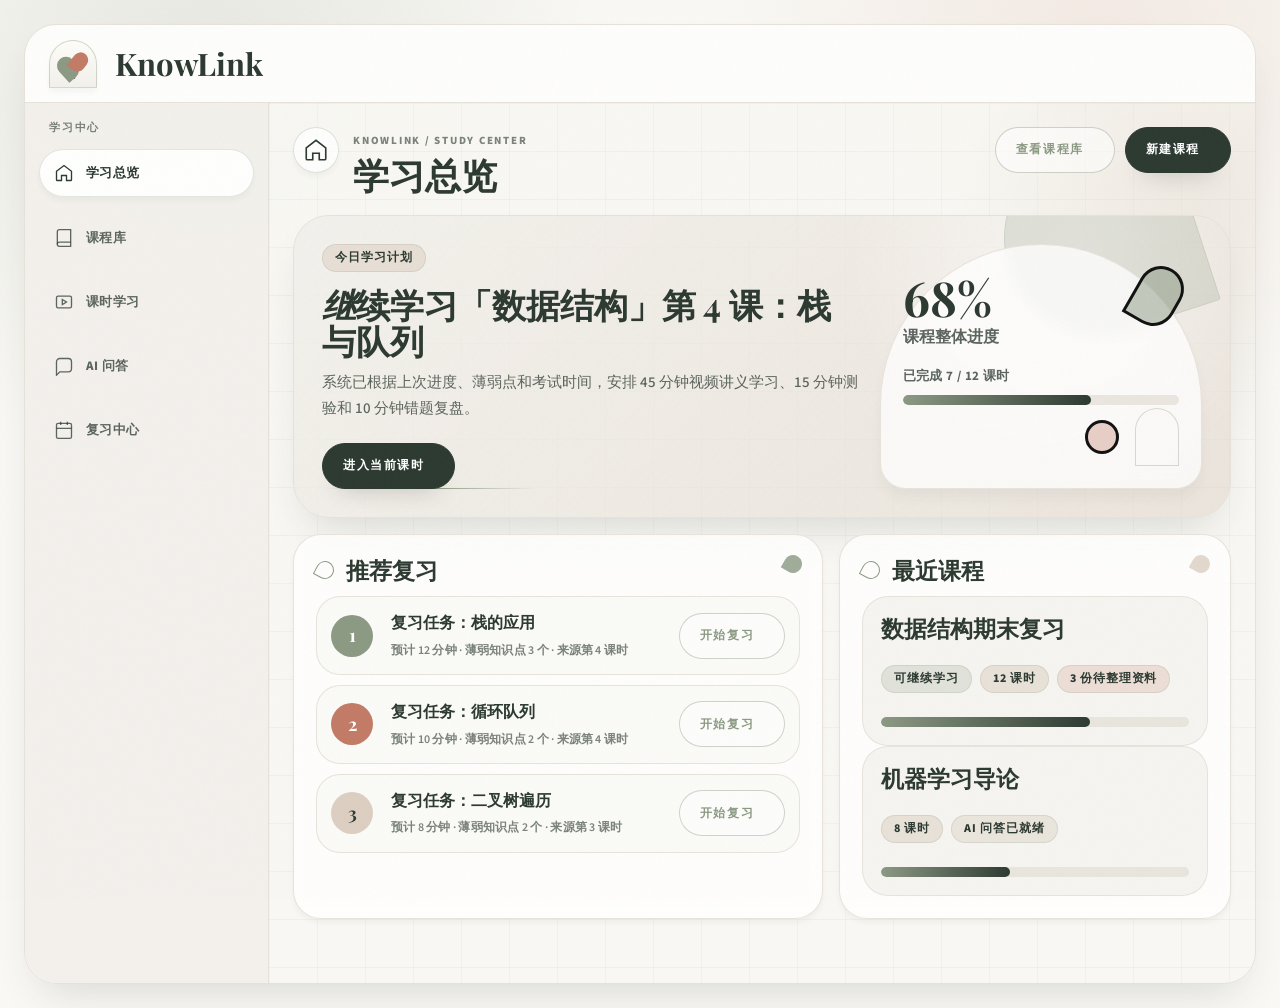
<file: recreate/index.html>
<!DOCTYPE html>
<html lang="zh-CN">
<head>
  <meta charset="utf-8" />
  <meta name="viewport" content="width=device-width, initial-scale=1" />
  <title>KnowLink 全新前端高保真原型</title>
  <link rel="preconnect" href="https://fonts.googleapis.com" />
  <link rel="preconnect" href="https://fonts.gstatic.com" crossorigin />
  <link href="https://fonts.googleapis.com/css2?family=Playfair+Display:ital,wght@0,600;0,700;1,600;1,700&family=Source+Sans+3:wght@400;500;600;700;800&display=swap" rel="stylesheet" />
  <link rel="stylesheet" href="styles/knowlink-mono.css" />
</head>
<body data-page="home">
  <div class="prototype">
    <div class="frame">
      <div class="topbar">
        <div class="logo botanical-logo" aria-label="KnowLink">
          <span class="logo-stem" aria-hidden="true"></span>
          <span class="logo-leaf leaf-left" aria-hidden="true"></span>
          <span class="logo-leaf leaf-right" aria-hidden="true"></span>
        </div>
        <div class="brand-title">KnowLink</div>
      </div>

      <div class="shell">
        <aside class="sidebar">
          <div class="side-label">学习中心</div>
          <div class="nav-item active" data-screen="home">
            <svg viewBox="0 0 24 24" fill="none" stroke="currentColor" stroke-width="2"><path d="m3 10 9-7 9 7v10a1 1 0 0 1-1 1h-5v-6H9v6H4a1 1 0 0 1-1-1z"/></svg>
            学习总览
          </div>
          <div class="nav-item" data-screen="library">
            <svg viewBox="0 0 24 24" fill="none" stroke="currentColor" stroke-width="2"><path d="M4 19.5A2.5 2.5 0 0 1 6.5 17H20"/><path d="M4 4.5A2.5 2.5 0 0 1 6.5 2H20v20H6.5A2.5 2.5 0 0 1 4 19.5z"/></svg>
            课程库
          </div>
          <div class="nav-item" data-screen="lesson">
            <svg viewBox="0 0 24 24" fill="none" stroke="currentColor" stroke-width="2"><rect x="3" y="5" width="18" height="14" rx="2"/><path d="m10 9 5 3-5 3z"/></svg>
            课时学习
          </div>
          <div class="nav-item" data-screen="chat">
            <svg viewBox="0 0 24 24" fill="none" stroke="currentColor" stroke-width="2"><path d="M21 15a4 4 0 0 1-4 4H7l-4 4V7a4 4 0 0 1 4-4h10a4 4 0 0 1 4 4z"/></svg>
            AI 问答
          </div>
          <div class="nav-item" data-screen="review">
            <svg viewBox="0 0 24 24" fill="none" stroke="currentColor" stroke-width="2"><path d="M8 2v4M16 2v4M3 10h18"/><rect x="3" y="4" width="18" height="18" rx="2"/></svg>
            复习中心
          </div>
        </aside>

        <main class="content">
          <!-- HOME -->
          <section class="screen active" id="home">
            <div class="page-title">
              <div class="title-left">
                <div class="title-icon">
                  <svg viewBox="0 0 24 24" width="26" height="26" fill="none" stroke="currentColor" stroke-width="2"><path d="m3 10 9-7 9 7v10a1 1 0 0 1-1 1h-5v-6H9v6H4a1 1 0 0 1-1-1z"/></svg>
                </div>
                <div>
                  <span class="kicker">KnowLink / Study Center</span>
                  <h1>学习总览</h1>
                </div>
              </div>
              <div class="actions">
                <button class="btn ghost" type="button" data-jump="library">查看课程库</button>
                <button class="btn primary" type="button" data-open-course-modal>新建课程</button>
              </div>
            </div>

            <div class="hero-dashboard">
              <div class="hero-copy">
                <span class="pill">今日学习计划</span>
                <h2>继续学习「数据结构」第 4 课：栈与队列</h2>
                <p>系统已根据上次进度、薄弱点和考试时间，安排 45 分钟视频讲义学习、15 分钟测验和 10 分钟错题复盘。</p>
                <button class="btn primary" type="button" data-jump="lesson">进入当前课时</button>
              </div>
              <div class="hero-card">
                <span class="corner-shape leaf" aria-hidden="true"></span>
                <span class="corner-shape seed" aria-hidden="true"></span>
                <span class="corner-shape arch" aria-hidden="true"></span>
                <div class="big">68%</div>
                <div class="hero-card-label">课程整体进度</div>
                <div class="hero-card-meta">已完成 7 / 12 课时</div>
                <div class="progress"><span style="width:68%"></span></div>
              </div>
            </div>

            <div class="split" style="margin-top:16px">
              <div class="card">
                <span class="card-mark sage" aria-hidden="true"></span>
                <h2 class="section-title">推荐复习</h2>
                <div class="list">
                  <div class="task-card">
                    <div class="task-num"><span>1</span></div>
                    <div><div class="name">复习任务：栈的应用</div><div class="meta">预计 12 分钟 · 薄弱知识点 3 个 · 来源第 4 课时</div></div>
                    <button class="btn ghost" type="button" data-jump="review">开始复习</button>
                  </div>
                  <div class="task-card">
                    <div class="task-num"><span>2</span></div>
                    <div><div class="name">复习任务：循环队列</div><div class="meta">预计 10 分钟 · 薄弱知识点 2 个 · 来源第 4 课时</div></div>
                    <button class="btn ghost" type="button" data-jump="review">开始复习</button>
                  </div>
                  <div class="task-card">
                    <div class="task-num"><span>3</span></div>
                    <div><div class="name">复习任务：二叉树遍历</div><div class="meta">预计 8 分钟 · 薄弱知识点 2 个 · 来源第 3 课时</div></div>
                    <button class="btn ghost" type="button" data-jump="review">开始复习</button>
                  </div>
                </div>
              </div>
              <div class="card">
                <span class="card-mark clay" aria-hidden="true"></span>
                <h2 class="section-title">最近课程</h2>
                <div class="list">
                  <div class="course-tile">
                    <h3>数据结构期末复习</h3>
                    <div class="stats"><span class="pill green">可继续学习</span><span class="pill">12 课时</span><span class="pill orange">3 份待整理资料</span></div>
                    <div class="progress"><span style="width:68%"></span></div>
                  </div>
                  <div class="course-tile">
                    <h3>机器学习导论</h3>
                    <div class="stats"><span class="pill">8 课时</span><span class="pill purple">AI 问答已就绪</span></div>
                    <div class="progress"><span style="width:42%"></span></div>
                  </div>
                </div>
              </div>
            </div>
          </section>

          <div class="modal-backdrop" id="courseCreateModal" aria-hidden="true">
            <div class="course-modal" role="dialog" aria-modal="true" aria-labelledby="courseCreateTitle">
              <div class="modal-head">
                <div>
                  <h2 id="courseCreateTitle">新建课程</h2>
                  <div class="subtitle">填写课程基础信息后，可继续补充资料并生成学习计划。</div>
                </div>
                <button class="modal-close" type="button" data-close-course-modal aria-label="关闭">×</button>
              </div>
              <div class="modal-form">
                <label>
                  <div class="modal-label">课程名称</div>
                  <input class="modal-input" type="text" placeholder="例如：操作系统期末复习" />
                </label>
              </div>
              <div class="actions" style="margin-top:20px">
                <button class="btn light" type="button" data-close-course-modal>取消</button>
                <button class="btn primary" type="button" data-close-course-modal>创建课程</button>
              </div>
            </div>
          </div>

        </main>
      </div>
    </div>
  </div>

  <script>
    (function () {
      const routeMap = {
        home: 'index.html',
        library: 'library.html',
        workspace: 'workspace.html',
        lesson: 'lesson.html',
        chat: 'chat.html',
        review: 'review.html',
      };

      const navItems = document.querySelectorAll('.nav-item');
      const screens = document.querySelectorAll('.screen');
      const isInPages = /[\\/]pages[\\/]?/i.test(window.location.pathname);

      function currentUrl(screen) {
        const file = routeMap[screen];
        if (!file) return null;
        return isInPages
          ? (screen === 'home' ? '../index.html' : `./${file}`)
          : (screen === 'home' ? 'index.html' : `pages/${file}`);
      }

      function showScreen(screenId) {
        let activated = false;
        screens.forEach((screen) => {
          const active = screen.id === screenId;
          screen.classList.toggle('active', active);
          if (active) {
            activated = true;
          }
        });

        if (!activated) return false;

        navItems.forEach((item) => {
          item.classList.toggle('active', item.dataset.screen === screenId);
        });

        const content = document.querySelector('.content');
        if (content) {
          content.scrollTo({ top: 0, behavior: 'smooth' });
        }
        return true;
      }

      function goTo(screenId) {
        if (!showScreen(screenId)) {
          const href = currentUrl(screenId);
          if (href) {
            window.location.href = href;
          }
        }
      }

      navItems.forEach((item) => {
        item.addEventListener('click', () => goTo(item.dataset.screen));
      });

      document.querySelectorAll('[data-jump]').forEach((btn) => {
        btn.addEventListener('click', () => goTo(btn.dataset.jump));
      });

      const courseModal = document.getElementById('courseCreateModal');
      const openCourseModal = document.querySelector('[data-open-course-modal]');
      const closeCourseModalButtons = document.querySelectorAll('[data-close-course-modal]');

      function setCourseModal(open) {
        if (!courseModal) return;
        courseModal.classList.toggle('active', open);
        courseModal.setAttribute('aria-hidden', open ? 'false' : 'true');
      }

      if (openCourseModal) {
        openCourseModal.addEventListener('click', () => setCourseModal(true));
      }

      closeCourseModalButtons.forEach((btn) => {
        btn.addEventListener('click', () => setCourseModal(false));
      });

      if (courseModal) {
        courseModal.addEventListener('click', (event) => {
          if (event.target === courseModal) {
            setCourseModal(false);
          }
        });
      }

      document.addEventListener('keydown', (event) => {
        if (event.key === 'Escape') {
          setCourseModal(false);
        }
      });

      const firstScreen = document.querySelector('.screen[id]');
      if (firstScreen) {
        showScreen(firstScreen.id);
      }
    })();
  </script>
</body>
</html>
</file>
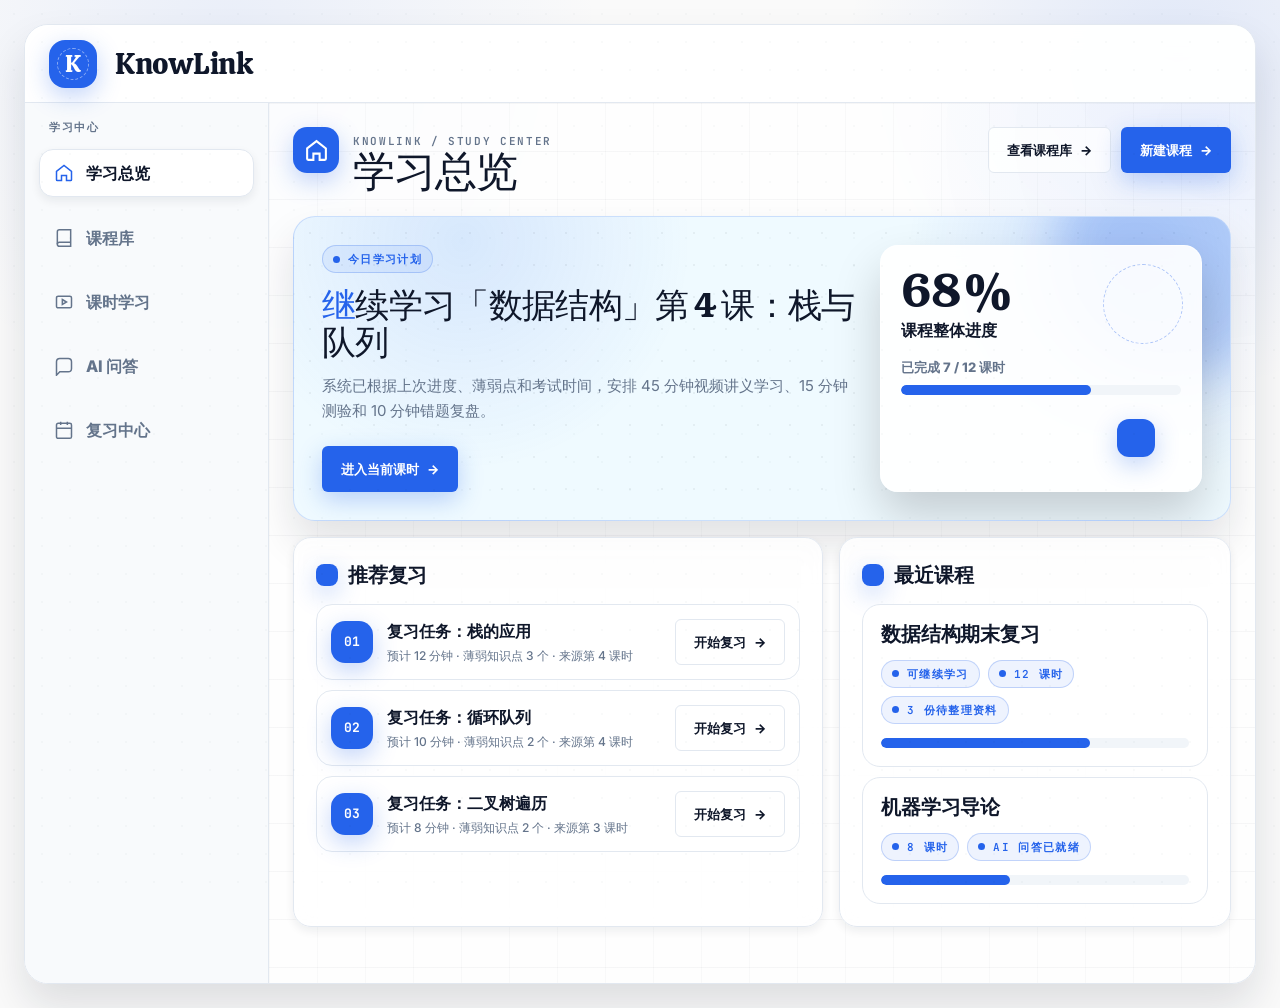
<file: recreate/index-minimalist-modern.html>
<!DOCTYPE html>
<html lang="zh-CN">
<head>
  <meta charset="utf-8" />
  <meta name="viewport" content="width=device-width, initial-scale=1" />
  <title>KnowLink 学习总览 · Minimalist Modern</title>
  <link rel="preconnect" href="https://fonts.googleapis.com" />
  <link rel="preconnect" href="https://fonts.gstatic.com" crossorigin />
  <link href="https://fonts.googleapis.com/css2?family=Calistoga&family=Inter:wght@400;500;600;700;800&family=JetBrains+Mono:wght@400;500;600;700&display=swap" rel="stylesheet" />
  <style>
    :root {
      --background: #fafafa;
      --foreground: #0f172a;
      --muted: #f1f5f9;
      --muted-foreground: #64748b;
      --accent: #2563EB;
      --accent-rgb: 37, 99, 235;
      --accent-secondary: #2563EB;
      --accent-secondary-rgb: 37, 99, 235;
      --accent-foreground: #ffffff;
      --border: #e2e8f0;
      --card: #ffffff;
      --ring: #2563EB;
      --shadow-sm: 0 1px 3px rgba(15, 23, 42, 0.06);
      --shadow-md: 0 4px 10px rgba(15, 23, 42, 0.07);
      --shadow-lg: 0 14px 28px rgba(15, 23, 42, 0.08);
      --shadow-xl: 0 22px 42px rgba(15, 23, 42, 0.12);
      --shadow-accent: 0 8px 24px rgba(var(--accent-rgb), 0.28);
      --display: "Calistoga", Georgia, serif;
      --body: "Inter", system-ui, sans-serif;
      --mono: "JetBrains Mono", monospace;
    }

    * {
      box-sizing: border-box;
    }

    html {
      background: var(--background);
    }

    body {
      min-width: 320px;
      margin: 0;
      color: var(--foreground);
      background:
        radial-gradient(circle at 18% 4%, rgba(var(--accent-rgb), 0.08), transparent 26%),
        radial-gradient(circle at 92% 6%, rgba(var(--accent-secondary-rgb), 0.12), transparent 22%),
        var(--background);
      font-family: var(--body);
      font-size: 16px;
      line-height: 1.5;
    }

    body::before {
      content: "";
      position: fixed;
      inset: 0;
      z-index: 80;
      pointer-events: none;
      opacity: 0.025;
      background-image: radial-gradient(circle, var(--foreground) 1px, transparent 1px);
      background-size: 28px 28px;
    }

    button,
    input {
      font: inherit;
    }

    button,
    [role="button"] {
      touch-action: manipulation;
    }

    button:focus-visible,
    input:focus-visible,
    .nav-item:focus-visible {
      outline: 2px solid var(--ring);
      outline-offset: 3px;
    }

    .prototype {
      width: 100%;
      min-height: 100vh;
      padding: 24px;
    }

    .frame {
      max-width: 1520px;
      margin: 0 auto;
      overflow: hidden;
      background: rgba(255, 255, 255, 0.78);
      border: 1px solid var(--border);
      border-radius: 24px;
      box-shadow: var(--shadow-xl);
      backdrop-filter: blur(14px);
    }

    .topbar {
      height: 78px;
      display: flex;
      align-items: center;
      gap: 18px;
      padding: 0 24px;
      background: rgba(255, 255, 255, 0.82);
      border-bottom: 1px solid var(--border);
    }

    .logo {
      width: 48px;
      height: 48px;
      position: relative;
      display: grid;
      place-items: center;
      overflow: hidden;
      color: var(--accent-foreground);
      background: linear-gradient(135deg, var(--accent), var(--accent-secondary));
      border-radius: 16px;
      box-shadow: var(--shadow-accent);
    }

    .logo::before {
      content: "";
      position: absolute;
      inset: 8px;
      border: 1px dashed rgba(255, 255, 255, 0.46);
      border-radius: 999px;
      animation: rotate-ring 60s linear infinite;
    }

    .logo span {
      position: relative;
      z-index: 1;
      font-family: var(--display);
      font-size: 24px;
    }

    .brand-title {
      color: var(--foreground);
      font-family: var(--display);
      font-size: 30px;
      line-height: 1;
      letter-spacing: -0.01em;
      white-space: nowrap;
    }

    .shell {
      height: 880px;
      min-height: 0;
      display: grid;
      grid-template-columns: 244px minmax(0, 1fr);
      overflow: hidden;
    }

    .sidebar {
      display: flex;
      flex-direction: column;
      gap: 16px;
      padding: 18px 14px;
      background: rgba(248, 250, 252, 0.92);
      border-right: 1px solid var(--border);
    }

    .side-label,
    .kicker {
      color: var(--muted-foreground);
      font-family: var(--mono);
      font-size: 11px;
      font-weight: 600;
      letter-spacing: 0.15em;
      line-height: 1.2;
      text-transform: uppercase;
    }

    .side-label {
      padding: 0 10px;
    }

    .nav-item {
      min-height: 48px;
      display: flex;
      align-items: center;
      gap: 12px;
      padding: 0 14px;
      color: var(--muted-foreground);
      background: transparent;
      border: 1px solid transparent;
      border-radius: 14px;
      cursor: pointer;
      font-weight: 800;
      transition: transform 200ms ease-out, box-shadow 200ms ease-out, color 200ms ease-out, background-color 200ms ease-out, border-color 200ms ease-out;
    }

    .nav-item svg {
      width: 20px;
      height: 20px;
      stroke-width: 1.8;
    }

    .nav-item.active,
    .nav-item:hover {
      color: var(--foreground);
      background: var(--card);
      border-color: var(--border);
      box-shadow: var(--shadow-md);
      transform: translateY(-1px);
    }

    .nav-item.active svg {
      color: var(--accent);
    }

    .content {
      position: relative;
      min-height: 0;
      overflow: auto;
      padding: 24px;
      background:
        radial-gradient(circle at 96% 4%, rgba(var(--accent-rgb), 0.08), transparent 24%),
        linear-gradient(rgba(15, 23, 42, 0.035) 1px, transparent 1px),
        linear-gradient(90deg, rgba(15, 23, 42, 0.025) 1px, transparent 1px);
      background-size: auto, 48px 48px, 48px 48px;
      scroll-behavior: smooth;
    }

    .screen {
      display: block;
    }

    .page-title {
      display: flex;
      align-items: flex-start;
      justify-content: space-between;
      gap: 24px;
      margin-bottom: 22px;
    }

    .title-left {
      display: flex;
      align-items: flex-start;
      gap: 14px;
    }

    .title-icon {
      width: 46px;
      height: 46px;
      display: grid;
      place-items: center;
      color: var(--accent-foreground);
      background: linear-gradient(135deg, var(--accent), var(--accent-secondary));
      border-radius: 14px;
      box-shadow: var(--shadow-accent);
    }

    h1,
    h2,
    h3,
    p {
      margin-top: 0;
    }

    h1 {
      margin-bottom: 0;
      color: var(--foreground);
      font-family: var(--display);
      font-size: 42px;
      font-weight: 400;
      letter-spacing: -0.02em;
      line-height: 1.02;
    }

    .actions {
      display: flex;
      flex-wrap: wrap;
      justify-content: flex-end;
      gap: 10px;
    }

    .btn {
      min-height: 46px;
      display: inline-flex;
      align-items: center;
      justify-content: center;
      gap: 8px;
      padding: 0 18px;
      color: var(--foreground);
      background: rgba(255, 255, 255, 0.72);
      border: 1px solid var(--border);
      border-radius: 6px;
      cursor: pointer;
      font-size: 13px;
      font-weight: 800;
      line-height: 1.1;
      white-space: nowrap;
      transition: transform 200ms ease-out, box-shadow 200ms ease-out, filter 200ms ease-out, color 200ms ease-out, background-color 200ms ease-out, border-color 200ms ease-out;
    }

    .btn::after {
      content: "→";
      transition: transform 200ms ease-out;
    }

    .btn.primary {
      color: var(--accent-foreground);
      background: var(--accent);
      border-color: transparent;
      box-shadow: var(--shadow-accent);
    }

    .btn.ghost,
    .btn.light {
      color: var(--foreground);
    }

    .btn:hover {
      border-color: rgba(var(--accent-rgb), 0.3);
      box-shadow: var(--shadow-lg);
      transform: translateY(-2px);
    }

    .btn.primary:hover {
      filter: brightness(1.08);
      box-shadow: 0 10px 30px rgba(var(--accent-rgb), 0.34);
    }

    .btn:hover::after {
      transform: translateX(3px);
    }

    .btn:active {
      transform: translateY(0) scale(0.98);
    }

    .pill {
      min-height: 28px;
      display: inline-flex;
      align-items: center;
      gap: 8px;
      padding: 0 10px;
      color: var(--accent);
      background: rgba(var(--accent-rgb), 0.08);
      border: 1px solid rgba(var(--accent-rgb), 0.24);
      border-radius: 999px;
      font-family: var(--mono);
      font-size: 11px;
      font-weight: 600;
      letter-spacing: 0.12em;
      text-transform: uppercase;
      white-space: nowrap;
    }

    .pill::before {
      content: "";
      width: 7px;
      height: 7px;
      background: var(--accent);
      border-radius: 999px;
      animation: pulse-dot 2s ease-in-out infinite;
    }

    .hero-dashboard {
      min-height: 220px;
      position: relative;
      display: grid;
      grid-template-columns: 1.25fr 0.75fr;
      gap: 20px;
      overflow: hidden;
      padding: 28px;
      color: var(--foreground);
      background:
        radial-gradient(circle at 18% 8%, rgba(var(--accent-rgb), 0.12), transparent 28%),
        radial-gradient(circle at 90% 14%, rgba(var(--accent-secondary-rgb), 0.18), transparent 26%),
        #effaff;
      border: 1px solid rgba(var(--accent-rgb), 0.18);
      border-radius: 22px;
      box-shadow: var(--shadow-xl);
    }

    .hero-dashboard::before {
      content: "";
      position: absolute;
      inset: 0;
      opacity: 0.055;
      background-image: radial-gradient(circle, var(--foreground) 1px, transparent 1px);
      background-size: 32px 32px;
    }

    .hero-dashboard::after {
      content: "";
      position: absolute;
      right: -72px;
      top: -88px;
      width: 250px;
      height: 250px;
      background: rgba(var(--accent-rgb), 0.24);
      border-radius: 999px;
      filter: blur(24px);
    }

    .hero-copy,
    .hero-card {
      position: relative;
      z-index: 1;
    }

    .hero-dashboard h2 {
      max-width: 710px;
      margin: 14px 0 12px;
      color: var(--foreground);
      font-family: var(--display);
      font-size: 34px;
      font-weight: 400;
      letter-spacing: -0.02em;
      line-height: 1.08;
    }

    .hero-dashboard h2::first-letter {
      color: transparent;
      background: linear-gradient(135deg, var(--accent), var(--accent-secondary));
      -webkit-background-clip: text;
      background-clip: text;
    }

    .hero-dashboard p {
      max-width: 620px;
      margin-bottom: 22px;
      color: var(--muted-foreground);
      font-size: 15px;
      line-height: 1.7;
    }

    .hero-card {
      align-self: stretch;
      overflow: hidden;
      padding: 20px;
      color: var(--foreground);
      background: rgba(255, 255, 255, 0.92);
      border: 1px solid rgba(255, 255, 255, 0.78);
      border-radius: 18px;
      box-shadow: 0 24px 48px rgba(0, 0, 0, 0.18);
      backdrop-filter: blur(12px);
    }

    .hero-card::before {
      content: "";
      position: absolute;
      right: 18px;
      top: 18px;
      width: 78px;
      height: 78px;
      border: 1px dashed rgba(var(--accent-rgb), 0.36);
      border-radius: 999px;
      animation: rotate-ring 60s linear infinite;
    }

    .hero-card::after {
      content: "";
      position: absolute;
      right: 46px;
      bottom: 34px;
      width: 38px;
      height: 38px;
      background: linear-gradient(135deg, var(--accent), var(--accent-secondary));
      border-radius: 12px;
      box-shadow: var(--shadow-accent);
      animation: float-card 5s ease-in-out infinite;
    }

    .big {
      position: relative;
      z-index: 1;
      margin-bottom: 4px;
      color: var(--foreground);
      font-family: var(--display);
      font-size: 48px;
      line-height: 1;
    }

    .hero-card-label,
    .hero-card-meta {
      position: relative;
      z-index: 1;
      color: var(--foreground);
      font-weight: 800;
    }

    .hero-card-meta {
      margin: 16px 0 8px;
      color: var(--muted-foreground);
      font-size: 13px;
    }

    .progress {
      height: 10px;
      overflow: hidden;
      background: var(--muted);
      border-radius: 999px;
    }

    .progress span {
      display: block;
      height: 100%;
      background: linear-gradient(90deg, var(--accent), var(--accent-secondary));
      border-radius: inherit;
    }

    .split {
      display: grid;
      grid-template-columns: minmax(0, 1.15fr) minmax(360px, 0.85fr);
      gap: 16px;
      margin-top: 16px;
    }

    .card {
      position: relative;
      padding: 22px;
      background: rgba(255, 255, 255, 0.86);
      border: 1px solid var(--border);
      border-radius: 18px;
      box-shadow: var(--shadow-md);
      backdrop-filter: blur(10px);
    }

    .section-title {
      display: flex;
      align-items: center;
      gap: 10px;
      margin: 0 0 14px;
      color: var(--foreground);
      font-size: 20px;
      font-weight: 800;
      letter-spacing: -0.01em;
    }

    .section-title::before {
      content: "";
      width: 22px;
      height: 22px;
      background: linear-gradient(135deg, var(--accent), var(--accent-secondary));
      border-radius: 8px;
      box-shadow: var(--shadow-accent);
    }

    .list {
      display: flex;
      flex-direction: column;
      gap: 10px;
    }

    .task-card {
      display: grid;
      grid-template-columns: 42px 1fr auto;
      align-items: center;
      gap: 14px;
      padding: 14px;
      background: var(--card);
      border: 1px solid var(--border);
      border-radius: 16px;
      transition: transform 300ms ease-out, box-shadow 300ms ease-out, border-color 300ms ease-out;
    }

    .task-card:hover {
      border-color: rgba(var(--accent-rgb), 0.28);
      box-shadow: var(--shadow-lg);
      transform: translateY(-3px);
    }

    .task-num {
      width: 42px;
      height: 42px;
      display: grid;
      place-items: center;
      color: var(--accent-foreground);
      background: linear-gradient(135deg, var(--accent), var(--accent-secondary));
      border-radius: 14px;
      font-family: var(--mono);
      font-size: 13px;
      font-weight: 700;
      box-shadow: var(--shadow-accent);
    }

    .name {
      color: var(--foreground);
      font-weight: 800;
    }

    .meta {
      margin-top: 4px;
      color: var(--muted-foreground);
      font-size: 12px;
      font-weight: 500;
    }

    .course-tile {
      min-height: auto;
      padding: 18px;
      background: var(--card);
      border: 1px solid var(--border);
      border-radius: 18px;
      transition: transform 300ms ease-out, box-shadow 300ms ease-out, border-color 300ms ease-out;
    }

    .course-tile:hover {
      border-color: rgba(var(--accent-rgb), 0.28);
      box-shadow: var(--shadow-lg);
      transform: translateY(-3px);
    }

    .course-tile h3 {
      margin-bottom: 14px;
      color: var(--foreground);
      font-size: 20px;
      font-weight: 800;
      line-height: 1.15;
      letter-spacing: -0.01em;
    }

    .course-tile .stats {
      display: flex;
      flex-wrap: wrap;
      gap: 8px;
      margin: 14px 0;
    }

    .pill.green,
    .pill.orange,
    .pill.purple {
      color: var(--accent);
      background: rgba(var(--accent-rgb), 0.08);
      border-color: rgba(var(--accent-rgb), 0.22);
    }

    .modal-backdrop {
      position: fixed;
      inset: 0;
      z-index: 60;
      display: grid;
      place-items: center;
      padding: 24px;
      background: rgba(15, 23, 42, 0.55);
      backdrop-filter: blur(8px);
      opacity: 0;
      pointer-events: none;
      transition: opacity 200ms ease-out;
    }

    .modal-backdrop.active {
      opacity: 1;
      pointer-events: auto;
    }

    .course-modal {
      width: min(560px, calc(100vw - 32px));
      padding: 28px;
      background: var(--card);
      border: 1px solid var(--border);
      border-radius: 22px;
      box-shadow: var(--shadow-xl);
    }

    .modal-head {
      display: flex;
      align-items: flex-start;
      justify-content: space-between;
      gap: 16px;
      margin-bottom: 24px;
      padding-bottom: 18px;
      border-bottom: 1px solid var(--border);
    }

    .modal-head h2 {
      margin: 0;
      color: var(--foreground);
      font-family: var(--display);
      font-size: 38px;
      font-weight: 400;
      line-height: 1;
    }

    .subtitle {
      margin-top: 8px;
      color: var(--muted-foreground);
      font-size: 15px;
      line-height: 1.5;
    }

    .modal-close {
      width: 44px;
      height: 44px;
      color: var(--foreground);
      background: var(--muted);
      border: 1px solid var(--border);
      border-radius: 12px;
      cursor: pointer;
      font-size: 24px;
      line-height: 1;
      transition: color 200ms ease-out, background-color 200ms ease-out;
    }

    .modal-close:hover {
      color: var(--accent-foreground);
      background: var(--accent);
    }

    .modal-form {
      display: flex;
      flex-direction: column;
      gap: 18px;
    }

    .modal-label {
      margin-bottom: 8px;
      color: var(--muted-foreground);
      font-family: var(--mono);
      font-size: 11px;
      font-weight: 600;
      letter-spacing: 0.14em;
      text-transform: uppercase;
    }

    .modal-input {
      width: 100%;
      height: 50px;
      padding: 0 14px;
      color: var(--foreground);
      background: rgba(241, 245, 249, 0.65);
      border: 1px solid var(--border);
      border-radius: 14px;
      outline: none;
    }

    .modal-input:focus {
      border-color: rgba(var(--accent-rgb), 0.52);
      box-shadow: 0 0 0 3px rgba(var(--accent-rgb), 0.16);
    }

    @keyframes pulse-dot {
      0%, 100% {
        opacity: 1;
        transform: scale(1);
      }
      50% {
        opacity: 0.65;
        transform: scale(1.3);
      }
    }

    @keyframes rotate-ring {
      to {
        transform: rotate(360deg);
      }
    }

    @keyframes float-card {
      0%, 100% {
        transform: translateY(0);
      }
      50% {
        transform: translateY(-10px);
      }
    }

    @media (prefers-reduced-motion: reduce) {
      *,
      *::before,
      *::after {
        animation-duration: 0.01ms !important;
        animation-iteration-count: 1 !important;
        scroll-behavior: auto !important;
        transition-duration: 0.01ms !important;
      }
    }

    @media (max-width: 1180px) {
      .shell {
        height: auto;
        min-height: 860px;
        grid-template-columns: 1fr;
      }

      .sidebar {
        display: none;
      }

      .content {
        min-height: 860px;
      }

      .hero-dashboard,
      .split {
        grid-template-columns: 1fr;
      }
    }

    @media (max-width: 760px) {
      .prototype {
        padding: 8px;
      }

      .frame {
        border-radius: 16px;
      }

      .topbar {
        padding: 0 14px;
      }

      .brand-title {
        font-size: 24px;
      }

      .content {
        padding: 18px;
      }

      .page-title {
        flex-direction: column;
      }

      .actions,
      .btn {
        width: 100%;
      }

      .actions {
        justify-content: flex-start;
      }

      h1 {
        font-size: 36px;
      }

      .hero-dashboard {
        padding: 24px;
      }

      .hero-dashboard h2 {
        font-size: 30px;
      }

      .task-card {
        grid-template-columns: 42px 1fr;
      }

      .task-card .btn {
        grid-column: 1 / -1;
      }
    }
  </style>
</head>
<body>
  <div class="prototype">
    <div class="frame">
      <header class="topbar">
        <div class="logo" aria-label="KnowLink"><span>K</span></div>
        <div class="brand-title">KnowLink</div>
      </header>

      <div class="shell">
        <aside class="sidebar" aria-label="学习中心导航">
          <div class="side-label">学习中心</div>
          <button class="nav-item active" type="button" data-screen="home">
            <svg viewBox="0 0 24 24" fill="none" stroke="currentColor"><path d="m3 10 9-7 9 7v10a1 1 0 0 1-1 1h-5v-6H9v6H4a1 1 0 0 1-1-1z"/></svg>
            学习总览
          </button>
          <button class="nav-item" type="button" data-screen="library">
            <svg viewBox="0 0 24 24" fill="none" stroke="currentColor"><path d="M4 19.5A2.5 2.5 0 0 1 6.5 17H20"/><path d="M4 4.5A2.5 2.5 0 0 1 6.5 2H20v20H6.5A2.5 2.5 0 0 1 4 19.5z"/></svg>
            课程库
          </button>
          <button class="nav-item" type="button" data-screen="lesson">
            <svg viewBox="0 0 24 24" fill="none" stroke="currentColor"><rect x="3" y="5" width="18" height="14" rx="2"/><path d="m10 9 5 3-5 3z"/></svg>
            课时学习
          </button>
          <button class="nav-item" type="button" data-screen="chat">
            <svg viewBox="0 0 24 24" fill="none" stroke="currentColor"><path d="M21 15a4 4 0 0 1-4 4H7l-4 4V7a4 4 0 0 1 4-4h10a4 4 0 0 1 4 4z"/></svg>
            AI 问答
          </button>
          <button class="nav-item" type="button" data-screen="review">
            <svg viewBox="0 0 24 24" fill="none" stroke="currentColor"><path d="M8 2v4M16 2v4M3 10h18"/><rect x="3" y="4" width="18" height="18" rx="2"/></svg>
            复习中心
          </button>
        </aside>

        <main class="content">
          <section class="screen" id="home" aria-labelledby="overviewTitle">
            <div class="page-title">
              <div class="title-left">
                <div class="title-icon" aria-hidden="true">
                  <svg viewBox="0 0 24 24" width="25" height="25" fill="none" stroke="currentColor" stroke-width="2"><path d="m3 10 9-7 9 7v10a1 1 0 0 1-1 1h-5v-6H9v6H4a1 1 0 0 1-1-1z"/></svg>
                </div>
                <div>
                  <span class="kicker">KnowLink / Study Center</span>
                  <h1 id="overviewTitle">学习总览</h1>
                </div>
              </div>
              <div class="actions">
                <button class="btn ghost" type="button" data-jump="library">查看课程库</button>
                <button class="btn primary" type="button" data-open-course-modal>新建课程</button>
              </div>
            </div>

            <div class="hero-dashboard">
              <div class="hero-copy">
                <span class="pill">今日学习计划</span>
                <h2>继续学习「数据结构」第 4 课：栈与队列</h2>
                <p>系统已根据上次进度、薄弱点和考试时间，安排 45 分钟视频讲义学习、15 分钟测验和 10 分钟错题复盘。</p>
                <button class="btn primary" type="button" data-jump="lesson">进入当前课时</button>
              </div>
              <div class="hero-card" aria-label="课程整体进度">
                <div class="big">68%</div>
                <div class="hero-card-label">课程整体进度</div>
                <div class="hero-card-meta">已完成 7 / 12 课时</div>
                <div class="progress" aria-hidden="true"><span style="width:68%"></span></div>
              </div>
            </div>

            <div class="split">
              <section class="card" aria-labelledby="reviewTitle">
                <h2 class="section-title" id="reviewTitle">推荐复习</h2>
                <div class="list">
                  <article class="task-card">
                    <div class="task-num">01</div>
                    <div><div class="name">复习任务：栈的应用</div><div class="meta">预计 12 分钟 · 薄弱知识点 3 个 · 来源第 4 课时</div></div>
                    <button class="btn ghost" type="button" data-jump="review">开始复习</button>
                  </article>
                  <article class="task-card">
                    <div class="task-num">02</div>
                    <div><div class="name">复习任务：循环队列</div><div class="meta">预计 10 分钟 · 薄弱知识点 2 个 · 来源第 4 课时</div></div>
                    <button class="btn ghost" type="button" data-jump="review">开始复习</button>
                  </article>
                  <article class="task-card">
                    <div class="task-num">03</div>
                    <div><div class="name">复习任务：二叉树遍历</div><div class="meta">预计 8 分钟 · 薄弱知识点 2 个 · 来源第 3 课时</div></div>
                    <button class="btn ghost" type="button" data-jump="review">开始复习</button>
                  </article>
                </div>
              </section>

              <section class="card" aria-labelledby="recentTitle">
                <h2 class="section-title" id="recentTitle">最近课程</h2>
                <div class="list">
                  <article class="course-tile">
                    <h3>数据结构期末复习</h3>
                    <div class="stats"><span class="pill green">可继续学习</span><span class="pill">12 课时</span><span class="pill orange">3 份待整理资料</span></div>
                    <div class="progress" aria-hidden="true"><span style="width:68%"></span></div>
                  </article>
                  <article class="course-tile">
                    <h3>机器学习导论</h3>
                    <div class="stats"><span class="pill">8 课时</span><span class="pill purple">AI 问答已就绪</span></div>
                    <div class="progress" aria-hidden="true"><span style="width:42%"></span></div>
                  </article>
                </div>
              </section>
            </div>
          </section>

          <div class="modal-backdrop" id="courseCreateModal" aria-hidden="true">
            <div class="course-modal" role="dialog" aria-modal="true" aria-labelledby="courseCreateTitle">
              <div class="modal-head">
                <div>
                  <h2 id="courseCreateTitle">新建课程</h2>
                  <div class="subtitle">填写课程基础信息后，可继续补充资料并生成学习计划。</div>
                </div>
                <button class="modal-close" type="button" data-close-course-modal aria-label="关闭">×</button>
              </div>
              <div class="modal-form">
                <label>
                  <div class="modal-label">课程名称</div>
                  <input class="modal-input" type="text" placeholder="例如：操作系统期末复习" />
                </label>
              </div>
              <div class="actions" style="margin-top:20px">
                <button class="btn light" type="button" data-close-course-modal>取消</button>
                <button class="btn primary" type="button" data-close-course-modal>创建课程</button>
              </div>
            </div>
          </div>
        </main>
      </div>
    </div>
  </div>

  <script>
    (function () {
      const routeMap = {
        home: 'index-minimalist-modern.html',
        library: 'library.html',
        workspace: 'workspace.html',
        lesson: 'lesson.html',
        chat: 'chat.html',
        review: 'review.html',
      };

      const navItems = document.querySelectorAll('.nav-item');
      const screens = document.querySelectorAll('.screen');
      const isInPages = /[\\/]pages[\\/]?/i.test(window.location.pathname);

      function currentUrl(screen) {
        const file = routeMap[screen];
        if (!file) return null;
        return isInPages
          ? (screen === 'home' ? '../index-minimalist-modern.html' : `./${file}`)
          : (screen === 'home' ? 'index-minimalist-modern.html' : `pages/${file}`);
      }

      function showScreen(screenId) {
        let activated = false;
        screens.forEach((screen) => {
          const active = screen.id === screenId;
          screen.classList.toggle('active', active);
          if (active) activated = true;
        });

        if (!activated) return false;

        navItems.forEach((item) => {
          item.classList.toggle('active', item.dataset.screen === screenId);
        });

        const content = document.querySelector('.content');
        if (content) content.scrollTo({ top: 0, behavior: 'smooth' });
        return true;
      }

      function goTo(screenId) {
        if (!showScreen(screenId)) {
          const href = currentUrl(screenId);
          if (href) window.location.href = href;
        }
      }

      navItems.forEach((item) => {
        item.addEventListener('click', () => goTo(item.dataset.screen));
      });

      document.querySelectorAll('[data-jump]').forEach((btn) => {
        btn.addEventListener('click', () => goTo(btn.dataset.jump));
      });

      const courseModal = document.getElementById('courseCreateModal');
      const openCourseModal = document.querySelector('[data-open-course-modal]');
      const closeCourseModalButtons = document.querySelectorAll('[data-close-course-modal]');

      function setCourseModal(open) {
        if (!courseModal) return;
        courseModal.classList.toggle('active', open);
        courseModal.setAttribute('aria-hidden', open ? 'false' : 'true');
      }

      openCourseModal?.addEventListener('click', () => setCourseModal(true));
      closeCourseModalButtons.forEach((btn) => btn.addEventListener('click', () => setCourseModal(false)));

      courseModal?.addEventListener('click', (event) => {
        if (event.target === courseModal) setCourseModal(false);
      });

      document.addEventListener('keydown', (event) => {
        if (event.key === 'Escape') setCourseModal(false);
      });

      const firstScreen = document.querySelector('.screen[id]');
      if (firstScreen) showScreen(firstScreen.id);
    })();
  </script>
</body>
</html>
</file>
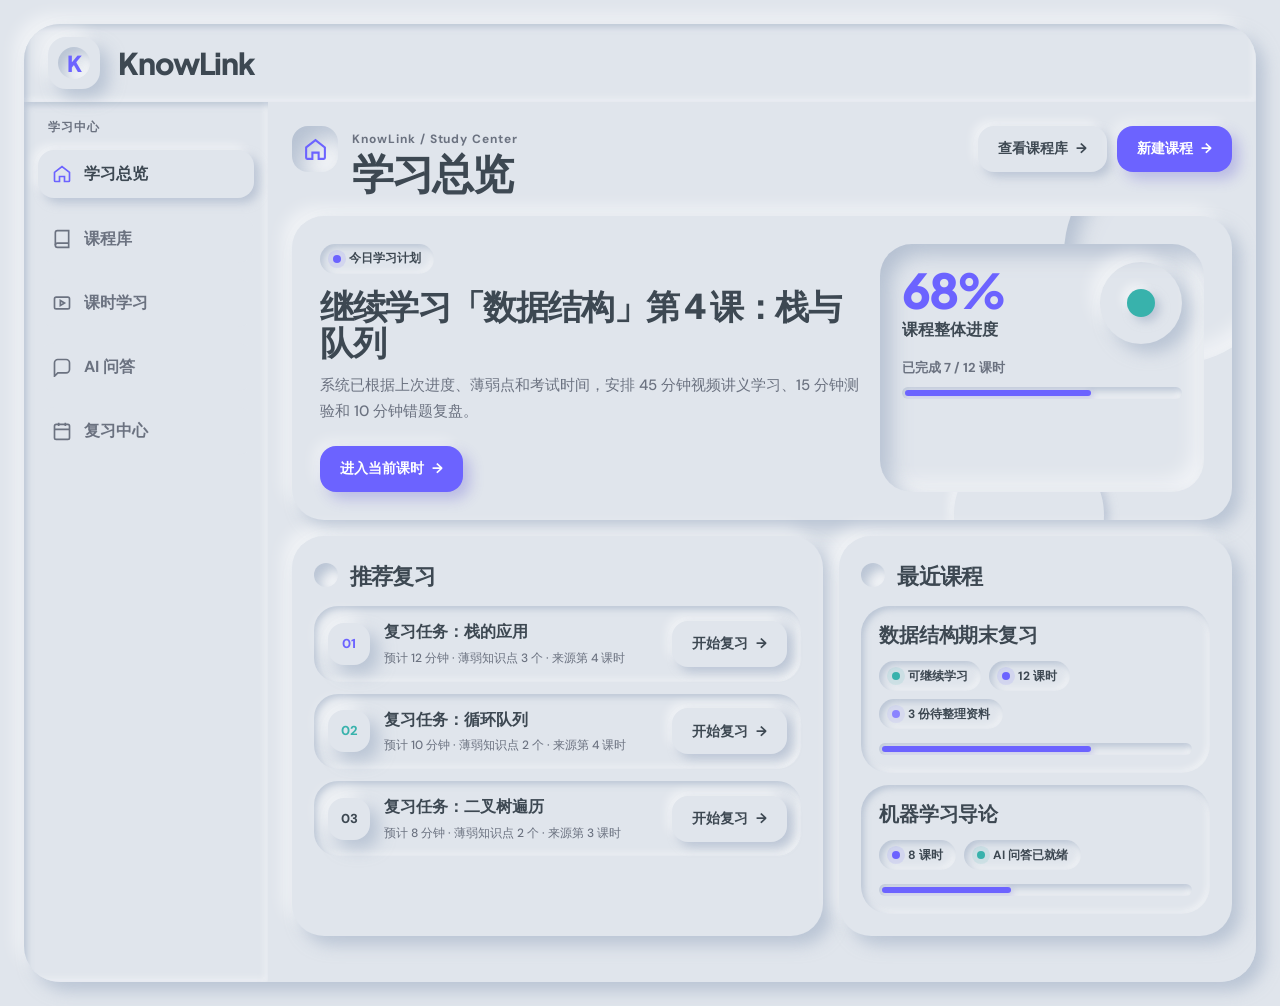
<file: recreate/index-neumorphism.html>
<!DOCTYPE html>
<html lang="zh-CN">
<head>
  <meta charset="utf-8" />
  <meta name="viewport" content="width=device-width, initial-scale=1" />
  <title>KnowLink 学习总览 · Neumorphism</title>
  <link rel="preconnect" href="https://fonts.googleapis.com" />
  <link rel="preconnect" href="https://fonts.gstatic.com" crossorigin />
  <link href="https://fonts.googleapis.com/css2?family=DM+Sans:wght@400;500;700&family=Plus+Jakarta+Sans:wght@500;600;700;800&display=swap" rel="stylesheet" />
  <style>
    :root {
      --background: #e0e5ec;
      --foreground: #3d4852;
      --muted: #6b7280;
      --accent: #6c63ff;
      --accent-light: #8b84ff;
      --accent-secondary: #38b2ac;
      --accent-foreground: #ffffff;
      --placeholder: #7e8997;
      --shadow-light: rgba(255, 255, 255, 0.55);
      --shadow-dark: rgba(163, 177, 198, 0.64);
      --shadow-extruded: 9px 9px 16px rgba(163, 177, 198, 0.62), -9px -9px 16px rgba(255, 255, 255, 0.54);
      --shadow-hover: 12px 12px 20px rgba(163, 177, 198, 0.7), -12px -12px 20px rgba(255, 255, 255, 0.62);
      --shadow-small: 5px 5px 10px rgba(163, 177, 198, 0.6), -5px -5px 10px rgba(255, 255, 255, 0.52);
      --shadow-inset: inset 6px 6px 10px rgba(163, 177, 198, 0.62), inset -6px -6px 10px rgba(255, 255, 255, 0.52);
      --shadow-inset-deep: inset 10px 10px 20px rgba(163, 177, 198, 0.7), inset -10px -10px 20px rgba(255, 255, 255, 0.62);
      --shadow-inset-small: inset 3px 3px 6px rgba(163, 177, 198, 0.62), inset -3px -3px 6px rgba(255, 255, 255, 0.52);
      --shadow-accent: 7px 7px 14px rgba(84, 76, 210, 0.28), -6px -6px 14px rgba(255, 255, 255, 0.42);
      --shadow-accent-inset: inset 4px 4px 9px rgba(69, 61, 186, 0.45), inset -4px -4px 9px rgba(157, 151, 255, 0.38);
      --display: "Plus Jakarta Sans", system-ui, sans-serif;
      --body: "DM Sans", system-ui, sans-serif;
    }

    * {
      box-sizing: border-box;
    }

    html {
      background: var(--background);
      scroll-behavior: smooth;
    }

    body {
      min-width: 320px;
      margin: 0;
      color: var(--foreground);
      background: var(--background);
      font-family: var(--body);
      font-size: 16px;
      line-height: 1.55;
    }

    button,
    input {
      font: inherit;
    }

    button,
    [role="button"] {
      touch-action: manipulation;
    }

    button:focus-visible,
    input:focus-visible,
    .nav-item:focus-visible {
      outline: 2px solid var(--accent);
      outline-offset: 3px;
    }

    .prototype {
      width: 100%;
      min-height: 100vh;
      padding: 24px;
      background: var(--background);
    }

    .frame {
      max-width: 1520px;
      margin: 0 auto;
      overflow: hidden;
      background: var(--background);
      border: 0;
      border-radius: 36px;
      box-shadow: var(--shadow-extruded);
    }

    .topbar {
      height: 78px;
      display: flex;
      align-items: center;
      gap: 18px;
      padding: 0 24px;
      background: var(--background);
      box-shadow: var(--shadow-inset-small);
    }

    .logo {
      width: 52px;
      height: 52px;
      position: relative;
      display: grid;
      place-items: center;
      color: var(--accent);
      background: var(--background);
      border-radius: 18px;
      box-shadow: var(--shadow-extruded);
    }

    .logo::before {
      content: "";
      position: absolute;
      inset: 10px;
      border-radius: 999px;
      box-shadow: var(--shadow-inset);
    }

    .logo span {
      position: relative;
      z-index: 1;
      font-family: var(--display);
      font-size: 22px;
      font-weight: 800;
      letter-spacing: -0.05em;
    }

    .brand-title {
      color: var(--foreground);
      font-family: var(--display);
      font-size: 30px;
      font-weight: 800;
      letter-spacing: -0.04em;
      line-height: 1;
      white-space: nowrap;
    }

    .shell {
      height: 880px;
      min-height: 0;
      display: grid;
      grid-template-columns: 244px minmax(0, 1fr);
      overflow: hidden;
    }

    .sidebar {
      display: flex;
      flex-direction: column;
      gap: 16px;
      padding: 18px 14px;
      background: var(--background);
      box-shadow: var(--shadow-inset-small);
    }

    .side-label,
    .kicker {
      color: var(--muted);
      font-size: 12px;
      font-weight: 700;
      letter-spacing: 0.08em;
      line-height: 1.25;
    }

    .side-label {
      padding: 0 10px;
    }

    .nav-item {
      min-height: 48px;
      display: flex;
      align-items: center;
      gap: 12px;
      padding: 0 14px;
      color: var(--muted);
      background: var(--background);
      border: 0;
      border-radius: 16px;
      cursor: pointer;
      font-weight: 700;
      transition: transform 300ms ease-out, box-shadow 300ms ease-out, color 300ms ease-out;
    }

    .nav-item svg {
      width: 20px;
      height: 20px;
      stroke-width: 2;
    }

    .nav-item.active,
    .nav-item:hover {
      color: var(--foreground);
      box-shadow: var(--shadow-small);
      transform: translateY(-1px);
    }

    .nav-item:active {
      box-shadow: var(--shadow-inset-small);
      transform: translateY(0.5px);
    }

    .nav-item.active svg {
      color: var(--accent);
    }

    .content {
      position: relative;
      min-height: 0;
      overflow: auto;
      padding: 24px;
      background: var(--background);
      scroll-behavior: smooth;
    }

    .screen {
      display: block;
    }

    .page-title {
      display: flex;
      align-items: flex-start;
      justify-content: space-between;
      gap: 24px;
      margin-bottom: 22px;
    }

    .title-left {
      display: flex;
      align-items: flex-start;
      gap: 14px;
    }

    .title-icon {
      width: 46px;
      height: 46px;
      display: grid;
      place-items: center;
      color: var(--accent);
      background: var(--background);
      border-radius: 16px;
      box-shadow: var(--shadow-inset-deep);
    }

    h1,
    h2,
    h3,
    p {
      margin-top: 0;
    }

    h1 {
      margin-bottom: 0;
      color: var(--foreground);
      font-family: var(--display);
      font-size: 42px;
      font-weight: 800;
      letter-spacing: -0.045em;
      line-height: 1.02;
    }

    .actions {
      display: flex;
      flex-wrap: wrap;
      justify-content: flex-end;
      gap: 10px;
    }

    .btn {
      min-height: 46px;
      display: inline-flex;
      align-items: center;
      justify-content: center;
      gap: 8px;
      padding: 0 20px;
      color: var(--foreground);
      background: var(--background);
      border: 0;
      border-radius: 16px;
      cursor: pointer;
      font-size: 14px;
      font-weight: 700;
      line-height: 1.1;
      white-space: nowrap;
      box-shadow: var(--shadow-small);
      transition: transform 300ms ease-out, box-shadow 300ms ease-out, color 300ms ease-out, background-color 300ms ease-out;
    }

    .btn::after {
      content: "→";
      transition: transform 300ms ease-out;
    }

    .btn.primary {
      color: var(--accent-foreground);
      background: var(--accent);
      box-shadow: var(--shadow-accent);
    }

    .btn.ghost,
    .btn.light {
      color: var(--foreground);
    }

    .btn:hover {
      box-shadow: var(--shadow-hover);
      transform: translateY(-1px);
    }

    .btn.primary:hover {
      background: var(--accent-light);
    }

    .btn:hover::after {
      transform: translateX(4px);
    }

    .btn:active {
      box-shadow: var(--shadow-inset-small);
      transform: translateY(0.5px) scale(0.99);
    }

    .btn.primary:active {
      box-shadow: var(--shadow-accent-inset);
    }

    .pill {
      min-height: 30px;
      display: inline-flex;
      align-items: center;
      gap: 8px;
      padding: 0 13px;
      color: var(--foreground);
      background: var(--background);
      border: 0;
      border-radius: 999px;
      box-shadow: var(--shadow-inset-small);
      font-size: 12px;
      font-weight: 700;
      white-space: nowrap;
    }

    .pill::before {
      content: "";
      width: 8px;
      height: 8px;
      background: var(--accent);
      border-radius: 999px;
      box-shadow: 0 0 0 5px rgba(108, 99, 255, 0.12);
    }

    .hero-dashboard {
      min-height: 220px;
      position: relative;
      display: grid;
      grid-template-columns: 1.25fr 0.75fr;
      gap: 20px;
      overflow: hidden;
      padding: 28px;
      color: var(--foreground);
      background: var(--background);
      border: 0;
      border-radius: 32px;
      box-shadow: var(--shadow-extruded);
    }

    .hero-dashboard::before,
    .hero-dashboard::after {
      content: "";
      position: absolute;
      pointer-events: none;
      border-radius: 999px;
    }

    .hero-dashboard::before {
      right: -52px;
      top: -72px;
      width: 220px;
      height: 220px;
      box-shadow: var(--shadow-inset-deep);
      animation: float-soft 4s ease-in-out infinite;
    }

    .hero-dashboard::after {
      right: 128px;
      bottom: -70px;
      width: 150px;
      height: 150px;
      box-shadow: var(--shadow-small);
      animation: float-soft 5.5s ease-in-out infinite reverse;
    }

    .hero-copy,
    .hero-card {
      position: relative;
      z-index: 1;
    }

    .hero-dashboard h2 {
      max-width: 710px;
      margin: 14px 0 12px;
      color: var(--foreground);
      font-family: var(--display);
      font-size: 34px;
      font-weight: 800;
      letter-spacing: -0.04em;
      line-height: 1.08;
    }

    .hero-dashboard p {
      max-width: 620px;
      margin-bottom: 22px;
      color: var(--muted);
      font-size: 15px;
      font-weight: 500;
      line-height: 1.7;
    }

    .hero-card {
      align-self: stretch;
      overflow: hidden;
      padding: 22px;
      color: var(--foreground);
      background: var(--background);
      border: 0;
      border-radius: 32px;
      box-shadow: var(--shadow-inset-deep);
    }

    .hero-card::before {
      content: "";
      position: absolute;
      right: 22px;
      top: 18px;
      width: 82px;
      height: 82px;
      border-radius: 999px;
      box-shadow: var(--shadow-extruded);
    }

    .hero-card::after {
      content: "";
      position: absolute;
      right: 49px;
      top: 45px;
      width: 28px;
      height: 28px;
      background: var(--accent-secondary);
      border-radius: 999px;
      box-shadow: var(--shadow-small);
    }

    .big {
      position: relative;
      z-index: 1;
      margin-bottom: 4px;
      color: var(--accent);
      font-family: var(--display);
      font-size: 48px;
      font-weight: 800;
      letter-spacing: -0.05em;
      line-height: 1;
    }

    .hero-card-label,
    .hero-card-meta {
      position: relative;
      z-index: 1;
      color: var(--foreground);
      font-weight: 700;
    }

    .hero-card-meta {
      margin: 16px 0 8px;
      color: var(--muted);
      font-size: 13px;
    }

    .progress {
      height: 12px;
      overflow: hidden;
      padding: 3px;
      background: var(--background);
      border-radius: 999px;
      box-shadow: var(--shadow-inset-small);
    }

    .progress span {
      display: block;
      height: 100%;
      background: var(--accent);
      border-radius: inherit;
      box-shadow: 2px 2px 6px rgba(84, 76, 210, 0.24), -2px -2px 6px rgba(255, 255, 255, 0.32);
    }

    .split {
      display: grid;
      grid-template-columns: minmax(0, 1.15fr) minmax(360px, 0.85fr);
      gap: 16px;
      margin-top: 16px;
    }

    .card {
      position: relative;
      padding: 22px;
      background: var(--background);
      border: 0;
      border-radius: 32px;
      box-shadow: var(--shadow-extruded);
      transition: transform 300ms ease-out, box-shadow 300ms ease-out;
    }

    .card:hover {
      box-shadow: var(--shadow-hover);
      transform: translateY(-1px);
    }

    .section-title {
      display: flex;
      align-items: center;
      gap: 12px;
      margin: 0 0 14px;
      color: var(--foreground);
      font-family: var(--display);
      font-size: 22px;
      font-weight: 800;
      letter-spacing: -0.035em;
    }

    .section-title::before {
      content: "";
      width: 24px;
      height: 24px;
      background: var(--background);
      border-radius: 999px;
      box-shadow: var(--shadow-inset);
    }

    .list {
      display: flex;
      flex-direction: column;
      gap: 12px;
    }

    .task-card {
      display: grid;
      grid-template-columns: 42px 1fr auto;
      align-items: center;
      gap: 14px;
      padding: 14px;
      background: var(--background);
      border: 0;
      border-radius: 24px;
      box-shadow: var(--shadow-inset-small);
      transition: transform 300ms ease-out, box-shadow 300ms ease-out;
    }

    .task-card:hover {
      box-shadow: var(--shadow-small);
      transform: translateY(-2px);
    }

    .task-num {
      width: 42px;
      height: 42px;
      display: grid;
      place-items: center;
      color: var(--accent);
      background: var(--background);
      border-radius: 16px;
      font-size: 13px;
      font-weight: 800;
      box-shadow: var(--shadow-extruded);
    }

    .task-card:nth-child(2) .task-num {
      color: var(--accent-secondary);
    }

    .task-card:nth-child(3) .task-num {
      color: var(--foreground);
    }

    .name {
      color: var(--foreground);
      font-weight: 700;
    }

    .meta {
      margin-top: 4px;
      color: var(--muted);
      font-size: 12px;
      font-weight: 500;
    }

    .course-tile {
      min-height: auto;
      padding: 18px;
      background: var(--background);
      border: 0;
      border-radius: 28px;
      box-shadow: var(--shadow-inset-small);
      transition: transform 300ms ease-out, box-shadow 300ms ease-out;
    }

    .course-tile:hover {
      box-shadow: var(--shadow-small);
      transform: translateY(-2px);
    }

    .course-tile h3 {
      margin-bottom: 14px;
      color: var(--foreground);
      font-size: 20px;
      font-weight: 700;
      line-height: 1.15;
      letter-spacing: -0.01em;
    }

    .course-tile .stats {
      display: flex;
      flex-wrap: wrap;
      gap: 8px;
      margin: 14px 0;
    }

    .pill.green::before,
    .pill.purple::before {
      background: var(--accent-secondary);
      box-shadow: 0 0 0 5px rgba(56, 178, 172, 0.12);
    }

    .pill.orange::before {
      background: var(--accent-light);
      box-shadow: 0 0 0 5px rgba(139, 132, 255, 0.12);
    }

    .modal-backdrop {
      position: fixed;
      inset: 0;
      z-index: 60;
      display: grid;
      place-items: center;
      padding: 24px;
      background: rgba(61, 72, 82, 0.34);
      backdrop-filter: blur(10px);
      opacity: 0;
      pointer-events: none;
      transition: opacity 300ms ease-out;
    }

    .modal-backdrop.active {
      opacity: 1;
      pointer-events: auto;
    }

    .course-modal {
      width: min(560px, calc(100vw - 32px));
      padding: 28px;
      background: var(--background);
      border: 0;
      border-radius: 32px;
      box-shadow: var(--shadow-extruded);
    }

    .modal-head {
      display: flex;
      align-items: flex-start;
      justify-content: space-between;
      gap: 16px;
      margin-bottom: 24px;
      padding-bottom: 18px;
      box-shadow: 0 10px 18px -20px rgba(61, 72, 82, 0.55);
    }

    .modal-head h2 {
      margin: 0;
      color: var(--foreground);
      font-family: var(--display);
      font-size: 38px;
      font-weight: 800;
      letter-spacing: -0.04em;
      line-height: 1;
    }

    .subtitle {
      margin-top: 8px;
      color: var(--muted);
      font-size: 15px;
      line-height: 1.5;
    }

    .modal-close {
      width: 44px;
      height: 44px;
      color: var(--foreground);
      background: var(--background);
      border: 0;
      border-radius: 16px;
      box-shadow: var(--shadow-small);
      cursor: pointer;
      font-size: 24px;
      line-height: 1;
      transition: color 300ms ease-out, box-shadow 300ms ease-out, transform 300ms ease-out;
    }

    .modal-close:hover {
      color: var(--accent);
      box-shadow: var(--shadow-hover);
      transform: translateY(-1px);
    }

    .modal-close:active {
      box-shadow: var(--shadow-inset-small);
      transform: translateY(0.5px);
    }

    .modal-form {
      display: flex;
      flex-direction: column;
      gap: 18px;
    }

    .modal-label {
      margin-bottom: 8px;
      color: var(--muted);
      font-size: 12px;
      font-weight: 700;
      letter-spacing: 0.08em;
    }

    .modal-input {
      width: 100%;
      height: 50px;
      padding: 0 16px;
      color: var(--foreground);
      background: var(--background);
      border: 0;
      border-radius: 16px;
      box-shadow: var(--shadow-inset);
      outline: none;
      transition: box-shadow 300ms ease-out;
    }

    .modal-input::placeholder {
      color: var(--placeholder);
    }

    .modal-input:focus {
      box-shadow: var(--shadow-inset-deep), 0 0 0 3px rgba(108, 99, 255, 0.24);
    }

    @keyframes float-soft {
      0%,
      100% {
        transform: translateY(0) scale(1);
      }
      50% {
        transform: translateY(-10px) scale(1.02);
      }
    }

    @media (prefers-reduced-motion: reduce) {
      *,
      *::before,
      *::after {
        animation-duration: 0.01ms !important;
        animation-iteration-count: 1 !important;
        scroll-behavior: auto !important;
        transition-duration: 0.01ms !important;
      }
    }

    @media (max-width: 1180px) {
      .shell {
        height: auto;
        min-height: 860px;
        grid-template-columns: 1fr;
      }

      .sidebar {
        display: none;
      }

      .content {
        min-height: 860px;
      }

      .hero-dashboard,
      .split {
        grid-template-columns: 1fr;
      }
    }

    @media (max-width: 760px) {
      .prototype {
        padding: 8px;
      }

      .frame {
        border-radius: 28px;
      }

      .topbar {
        padding: 0 14px;
      }

      .brand-title {
        font-size: 24px;
      }

      .content {
        padding: 18px;
      }

      .page-title {
        flex-direction: column;
      }

      .actions,
      .btn {
        width: 100%;
      }

      .actions {
        justify-content: flex-start;
      }

      h1 {
        font-size: 36px;
      }

      .hero-dashboard {
        padding: 24px;
      }

      .hero-dashboard h2 {
        font-size: 30px;
      }

      .task-card {
        grid-template-columns: 42px 1fr;
      }

      .task-card .btn {
        grid-column: 1 / -1;
      }
    }
  </style>
</head>
<body>
  <div class="prototype">
    <div class="frame">
      <header class="topbar">
        <div class="logo" aria-label="KnowLink"><span>K</span></div>
        <div class="brand-title">KnowLink</div>
      </header>

      <div class="shell">
        <aside class="sidebar" aria-label="学习中心导航">
          <div class="side-label">学习中心</div>
          <button class="nav-item active" type="button" data-screen="home">
            <svg viewBox="0 0 24 24" fill="none" stroke="currentColor"><path d="m3 10 9-7 9 7v10a1 1 0 0 1-1 1h-5v-6H9v6H4a1 1 0 0 1-1-1z"/></svg>
            学习总览
          </button>
          <button class="nav-item" type="button" data-screen="library">
            <svg viewBox="0 0 24 24" fill="none" stroke="currentColor"><path d="M4 19.5A2.5 2.5 0 0 1 6.5 17H20"/><path d="M4 4.5A2.5 2.5 0 0 1 6.5 2H20v20H6.5A2.5 2.5 0 0 1 4 19.5z"/></svg>
            课程库
          </button>
          <button class="nav-item" type="button" data-screen="lesson">
            <svg viewBox="0 0 24 24" fill="none" stroke="currentColor"><rect x="3" y="5" width="18" height="14" rx="2"/><path d="m10 9 5 3-5 3z"/></svg>
            课时学习
          </button>
          <button class="nav-item" type="button" data-screen="chat">
            <svg viewBox="0 0 24 24" fill="none" stroke="currentColor"><path d="M21 15a4 4 0 0 1-4 4H7l-4 4V7a4 4 0 0 1 4-4h10a4 4 0 0 1 4 4z"/></svg>
            AI 问答
          </button>
          <button class="nav-item" type="button" data-screen="review">
            <svg viewBox="0 0 24 24" fill="none" stroke="currentColor"><path d="M8 2v4M16 2v4M3 10h18"/><rect x="3" y="4" width="18" height="18" rx="2"/></svg>
            复习中心
          </button>
        </aside>

        <main class="content">
          <section class="screen" id="home" aria-labelledby="overviewTitle">
            <div class="page-title">
              <div class="title-left">
                <div class="title-icon" aria-hidden="true">
                  <svg viewBox="0 0 24 24" width="25" height="25" fill="none" stroke="currentColor" stroke-width="2"><path d="m3 10 9-7 9 7v10a1 1 0 0 1-1 1h-5v-6H9v6H4a1 1 0 0 1-1-1z"/></svg>
                </div>
                <div>
                  <span class="kicker">KnowLink / Study Center</span>
                  <h1 id="overviewTitle">学习总览</h1>
                </div>
              </div>
              <div class="actions">
                <button class="btn ghost" type="button" data-jump="library">查看课程库</button>
                <button class="btn primary" type="button" data-open-course-modal>新建课程</button>
              </div>
            </div>

            <div class="hero-dashboard">
              <div class="hero-copy">
                <span class="pill">今日学习计划</span>
                <h2>继续学习「数据结构」第 4 课：栈与队列</h2>
                <p>系统已根据上次进度、薄弱点和考试时间，安排 45 分钟视频讲义学习、15 分钟测验和 10 分钟错题复盘。</p>
                <button class="btn primary" type="button" data-jump="lesson">进入当前课时</button>
              </div>
              <div class="hero-card" aria-label="课程整体进度">
                <div class="big">68%</div>
                <div class="hero-card-label">课程整体进度</div>
                <div class="hero-card-meta">已完成 7 / 12 课时</div>
                <div class="progress" aria-hidden="true"><span style="width:68%"></span></div>
              </div>
            </div>

            <div class="split">
              <section class="card" aria-labelledby="reviewTitle">
                <h2 class="section-title" id="reviewTitle">推荐复习</h2>
                <div class="list">
                  <article class="task-card">
                    <div class="task-num">01</div>
                    <div><div class="name">复习任务：栈的应用</div><div class="meta">预计 12 分钟 · 薄弱知识点 3 个 · 来源第 4 课时</div></div>
                    <button class="btn ghost" type="button" data-jump="review">开始复习</button>
                  </article>
                  <article class="task-card">
                    <div class="task-num">02</div>
                    <div><div class="name">复习任务：循环队列</div><div class="meta">预计 10 分钟 · 薄弱知识点 2 个 · 来源第 4 课时</div></div>
                    <button class="btn ghost" type="button" data-jump="review">开始复习</button>
                  </article>
                  <article class="task-card">
                    <div class="task-num">03</div>
                    <div><div class="name">复习任务：二叉树遍历</div><div class="meta">预计 8 分钟 · 薄弱知识点 2 个 · 来源第 3 课时</div></div>
                    <button class="btn ghost" type="button" data-jump="review">开始复习</button>
                  </article>
                </div>
              </section>

              <section class="card" aria-labelledby="recentTitle">
                <h2 class="section-title" id="recentTitle">最近课程</h2>
                <div class="list">
                  <article class="course-tile">
                    <h3>数据结构期末复习</h3>
                    <div class="stats"><span class="pill green">可继续学习</span><span class="pill">12 课时</span><span class="pill orange">3 份待整理资料</span></div>
                    <div class="progress" aria-hidden="true"><span style="width:68%"></span></div>
                  </article>
                  <article class="course-tile">
                    <h3>机器学习导论</h3>
                    <div class="stats"><span class="pill">8 课时</span><span class="pill purple">AI 问答已就绪</span></div>
                    <div class="progress" aria-hidden="true"><span style="width:42%"></span></div>
                  </article>
                </div>
              </section>
            </div>
          </section>

          <div class="modal-backdrop" id="courseCreateModal" aria-hidden="true">
            <div class="course-modal" role="dialog" aria-modal="true" aria-labelledby="courseCreateTitle">
              <div class="modal-head">
                <div>
                  <h2 id="courseCreateTitle">新建课程</h2>
                  <div class="subtitle">填写课程基础信息后，可继续补充资料并生成学习计划。</div>
                </div>
                <button class="modal-close" type="button" data-close-course-modal aria-label="关闭">×</button>
              </div>
              <div class="modal-form">
                <label>
                  <div class="modal-label">课程名称</div>
                  <input class="modal-input" type="text" placeholder="例如：操作系统期末复习" />
                </label>
              </div>
              <div class="actions" style="margin-top:20px">
                <button class="btn light" type="button" data-close-course-modal>取消</button>
                <button class="btn primary" type="button" data-close-course-modal>创建课程</button>
              </div>
            </div>
          </div>
        </main>
      </div>
    </div>
  </div>

  <script>
    (function () {
      const routeMap = {
        home: 'index-neumorphism.html',
        library: 'library.html',
        workspace: 'workspace.html',
        lesson: 'lesson.html',
        chat: 'chat.html',
        review: 'review.html',
      };

      const navItems = document.querySelectorAll('.nav-item');
      const screens = document.querySelectorAll('.screen');
      const isInPages = /[\\/]pages[\\/]?/i.test(window.location.pathname);

      function currentUrl(screen) {
        const file = routeMap[screen];
        if (!file) return null;
        return isInPages
          ? (screen === 'home' ? '../index-neumorphism.html' : `./${file}`)
          : (screen === 'home' ? 'index-neumorphism.html' : `pages/${file}`);
      }

      function showScreen(screenId) {
        let activated = false;
        screens.forEach((screen) => {
          const active = screen.id === screenId;
          screen.classList.toggle('active', active);
          if (active) activated = true;
        });

        if (!activated) return false;

        navItems.forEach((item) => {
          item.classList.toggle('active', item.dataset.screen === screenId);
        });

        const content = document.querySelector('.content');
        if (content) content.scrollTo({ top: 0, behavior: 'smooth' });
        return true;
      }

      function goTo(screenId) {
        if (!showScreen(screenId)) {
          const href = currentUrl(screenId);
          if (href) window.location.href = href;
        }
      }

      navItems.forEach((item) => {
        item.addEventListener('click', () => goTo(item.dataset.screen));
      });

      document.querySelectorAll('[data-jump]').forEach((btn) => {
        btn.addEventListener('click', () => goTo(btn.dataset.jump));
      });

      const courseModal = document.getElementById('courseCreateModal');
      const openCourseModal = document.querySelector('[data-open-course-modal]');
      const closeCourseModalButtons = document.querySelectorAll('[data-close-course-modal]');

      function setCourseModal(open) {
        if (!courseModal) return;
        courseModal.classList.toggle('active', open);
        courseModal.setAttribute('aria-hidden', open ? 'false' : 'true');
      }

      openCourseModal?.addEventListener('click', () => setCourseModal(true));
      closeCourseModalButtons.forEach((btn) => btn.addEventListener('click', () => setCourseModal(false)));

      courseModal?.addEventListener('click', (event) => {
        if (event.target === courseModal) setCourseModal(false);
      });

      document.addEventListener('keydown', (event) => {
        if (event.key === 'Escape') setCourseModal(false);
      });

      const firstScreen = document.querySelector('.screen[id]');
      if (firstScreen) showScreen(firstScreen.id);
    })();
  </script>
</body>
</html>
</file>
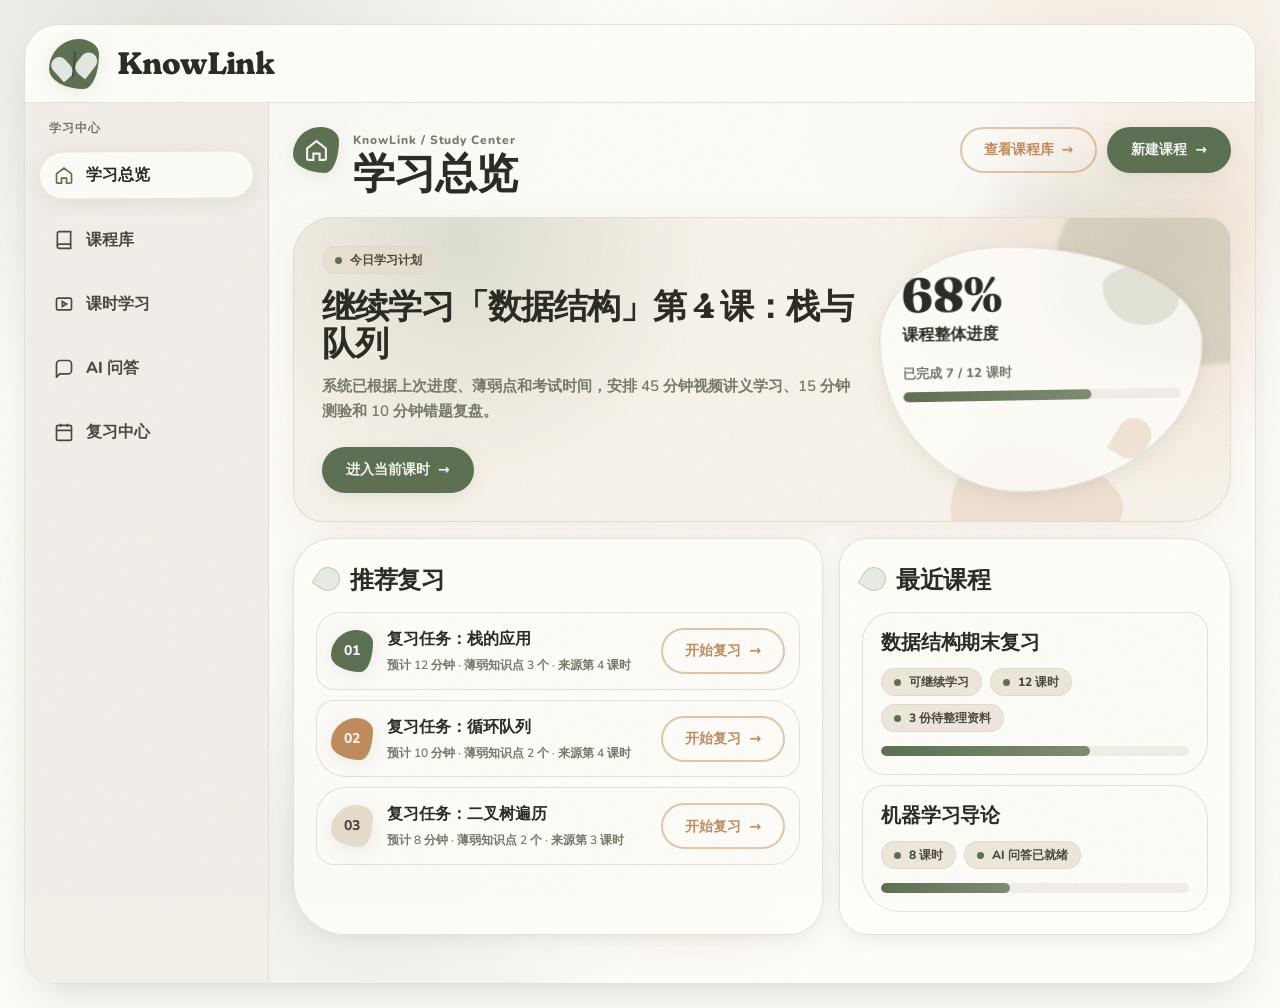
<file: recreate/index-organic-natural.html>
<!DOCTYPE html>
<html lang="zh-CN">
<head>
  <meta charset="utf-8" />
  <meta name="viewport" content="width=device-width, initial-scale=1" />
  <title>KnowLink 学习总览 · Organic Natural</title>
  <link rel="preconnect" href="https://fonts.googleapis.com" />
  <link rel="preconnect" href="https://fonts.gstatic.com" crossorigin />
  <link href="https://fonts.googleapis.com/css2?family=Fraunces:opsz,wght,SOFT,WONK@9..144,600..800,50..100,0..1&family=Nunito:wght@400;500;600;700;800&display=swap" rel="stylesheet" />
  <style>
    :root {
      --background: #fdfcf8;
      --foreground: #2c2c24;
      --primary: #5d7052;
      --primary-foreground: #f3f4f1;
      --secondary: #c18c5d;
      --secondary-foreground: #ffffff;
      --accent: #e6dccd;
      --accent-foreground: #4a4a40;
      --muted: #f0ebe5;
      --muted-foreground: #78786c;
      --border: #ded8cf;
      --destructive: #a85448;
      --card: #fffefa;
      --shadow-soft: 0 4px 20px -2px rgba(93, 112, 82, 0.15);
      --shadow-float: 0 10px 40px -10px rgba(193, 140, 93, 0.2);
      --shadow-deep: 0 20px 45px -18px rgba(93, 112, 82, 0.3);
      --display: "Fraunces", Georgia, serif;
      --body: "Nunito", system-ui, sans-serif;
      --blob-a: 60% 40% 30% 70% / 60% 30% 70% 40%;
      --blob-b: 35% 65% 58% 42% / 48% 34% 66% 52%;
      --blob-c: 70% 30% 46% 54% / 36% 58% 42% 64%;
    }

    * {
      box-sizing: border-box;
    }

    html {
      background: var(--background);
    }

    body {
      min-width: 320px;
      margin: 0;
      color: var(--foreground);
      background:
        radial-gradient(circle at 14% 2%, rgba(93, 112, 82, 0.16), transparent 28%),
        radial-gradient(circle at 88% 8%, rgba(193, 140, 93, 0.16), transparent 24%),
        var(--background);
      font-family: var(--body);
      font-size: 16px;
      line-height: 1.56;
    }

    body::before {
      content: "";
      position: fixed;
      inset: 0;
      z-index: 80;
      pointer-events: none;
      opacity: 0.04;
      mix-blend-mode: multiply;
      background-image: url("data:image/svg+xml,%3Csvg viewBox='0 0 400 400' xmlns='http://www.w3.org/2000/svg'%3E%3Cfilter id='noiseFilter'%3E%3CfeTurbulence type='fractalNoise' baseFrequency='0.88' numOctaves='4' stitchTiles='stitch'/%3E%3C/filter%3E%3Crect width='100%25' height='100%25' filter='url(%23noiseFilter)'/%3E%3C/svg%3E");
      background-repeat: repeat;
    }

    button,
    input {
      font: inherit;
    }

    button,
    [role="button"] {
      touch-action: manipulation;
    }

    button:focus-visible,
    input:focus-visible,
    .nav-item:focus-visible {
      outline: 2px solid rgba(93, 112, 82, 0.78);
      outline-offset: 3px;
    }

    .prototype {
      width: 100%;
      min-height: 100vh;
      padding: 24px;
    }

    .frame {
      max-width: 1520px;
      margin: 0 auto;
      overflow: hidden;
      background: rgba(253, 252, 248, 0.82);
      border: 1px solid rgba(222, 216, 207, 0.76);
      border-radius: 34px 28px 42px 30px;
      box-shadow: var(--shadow-deep);
      backdrop-filter: blur(12px);
    }

    .topbar {
      height: 78px;
      display: flex;
      align-items: center;
      gap: 18px;
      padding: 0 24px;
      background: rgba(255, 254, 250, 0.76);
      border-bottom: 1px solid rgba(222, 216, 207, 0.72);
    }

    .logo {
      width: 50px;
      height: 50px;
      position: relative;
      display: grid;
      place-items: center;
      overflow: hidden;
      color: var(--primary-foreground);
      background: var(--primary);
      border-radius: var(--blob-a);
      box-shadow: var(--shadow-soft);
    }

    .logo::before,
    .logo::after {
      content: "";
      position: absolute;
      background: rgba(243, 244, 241, 0.9);
      transform-origin: bottom center;
    }

    .logo::before {
      width: 16px;
      height: 24px;
      left: 13px;
      top: 14px;
      border-radius: 999px 999px 999px 12px;
      transform: rotate(-42deg);
    }

    .logo::after {
      width: 17px;
      height: 25px;
      right: 12px;
      top: 10px;
      border-radius: 999px 999px 12px 999px;
      transform: rotate(38deg);
    }

    .logo span {
      position: relative;
      z-index: 1;
      width: 2px;
      height: 26px;
      background: rgba(44, 44, 36, 0.46);
      border-radius: 999px;
      transform: rotate(5deg);
    }

    .brand-title {
      color: var(--foreground);
      font-family: var(--display);
      font-size: 31px;
      font-variation-settings: "SOFT" 85, "WONK" 1;
      font-weight: 760;
      line-height: 1;
      letter-spacing: -0.02em;
      white-space: nowrap;
    }

    .shell {
      height: 880px;
      min-height: 0;
      display: grid;
      grid-template-columns: 244px minmax(0, 1fr);
      overflow: hidden;
    }

    .sidebar {
      display: flex;
      flex-direction: column;
      gap: 16px;
      padding: 18px 14px;
      background: rgba(240, 235, 229, 0.78);
      border-right: 1px solid rgba(222, 216, 207, 0.72);
    }

    .side-label,
    .kicker {
      color: var(--muted-foreground);
      font-size: 12px;
      font-weight: 800;
      letter-spacing: 0.08em;
      line-height: 1.25;
    }

    .side-label {
      padding: 0 10px;
    }

    .nav-item {
      min-height: 48px;
      display: flex;
      align-items: center;
      gap: 12px;
      padding: 0 14px;
      color: var(--accent-foreground);
      background: transparent;
      border: 1px solid transparent;
      border-radius: 999px;
      cursor: pointer;
      font-weight: 800;
      transition: transform 350ms ease-out, box-shadow 350ms ease-out, color 350ms ease-out, background-color 350ms ease-out, border-color 350ms ease-out;
    }

    .nav-item svg {
      width: 20px;
      height: 20px;
      stroke-width: 2;
    }

    .nav-item.active,
    .nav-item:hover {
      color: var(--foreground);
      background: rgba(255, 254, 250, 0.82);
      border-color: rgba(222, 216, 207, 0.58);
      box-shadow: var(--shadow-soft);
      transform: translateY(-1px) rotate(-0.4deg);
    }

    .nav-item.active svg {
      color: var(--primary);
    }

    .content {
      position: relative;
      min-height: 0;
      overflow: auto;
      padding: 24px;
      background:
        radial-gradient(circle at 96% 12%, rgba(193, 140, 93, 0.16), transparent 20%),
        radial-gradient(circle at 10% 88%, rgba(93, 112, 82, 0.12), transparent 24%);
      scroll-behavior: smooth;
    }

    .content::before,
    .content::after {
      content: "";
      position: absolute;
      z-index: 0;
      pointer-events: none;
      filter: blur(28px);
      opacity: 0.55;
    }

    .content::before {
      right: 48px;
      top: 64px;
      width: 220px;
      height: 160px;
      background: rgba(93, 112, 82, 0.16);
      border-radius: var(--blob-b);
    }

    .content::after {
      left: 280px;
      bottom: 26px;
      width: 260px;
      height: 130px;
      background: rgba(193, 140, 93, 0.12);
      border-radius: var(--blob-c);
    }

    .screen {
      position: relative;
      z-index: 1;
      display: block;
    }

    .page-title {
      display: flex;
      align-items: flex-start;
      justify-content: space-between;
      gap: 24px;
      margin-bottom: 22px;
    }

    .title-left {
      display: flex;
      align-items: flex-start;
      gap: 14px;
    }

    .title-icon {
      width: 46px;
      height: 46px;
      display: grid;
      place-items: center;
      color: var(--primary-foreground);
      background: var(--primary);
      border-radius: var(--blob-a);
      box-shadow: var(--shadow-soft);
    }

    h1,
    h2,
    h3,
    p {
      margin-top: 0;
    }

    h1 {
      margin-bottom: 0;
      color: var(--foreground);
      font-family: var(--display);
      font-size: 42px;
      font-weight: 760;
      font-variation-settings: "SOFT" 80, "WONK" 1;
      letter-spacing: -0.025em;
      line-height: 1.03;
    }

    .actions {
      display: flex;
      flex-wrap: wrap;
      justify-content: flex-end;
      gap: 10px;
    }

    .btn {
      min-height: 46px;
      display: inline-flex;
      align-items: center;
      justify-content: center;
      gap: 8px;
      padding: 0 22px;
      color: var(--primary);
      background: rgba(255, 254, 250, 0.58);
      border: 2px solid rgba(193, 140, 93, 0.48);
      border-radius: 999px;
      cursor: pointer;
      font-size: 14px;
      font-weight: 800;
      line-height: 1.1;
      white-space: nowrap;
      transition: transform 350ms ease-out, box-shadow 350ms ease-out, color 300ms ease-out, background-color 300ms ease-out, border-color 300ms ease-out;
    }

    .btn::after {
      content: "→";
      transition: transform 350ms ease-out;
    }

    .btn.primary {
      color: var(--primary-foreground);
      background: var(--primary);
      border-color: var(--primary);
      box-shadow: var(--shadow-soft);
    }

    .btn.ghost,
    .btn.light {
      color: var(--secondary);
      background: transparent;
    }

    .btn:hover {
      box-shadow: 0 8px 28px -8px rgba(93, 112, 82, 0.28);
      transform: translateY(-2px) scale(1.035);
    }

    .btn.primary:hover {
      background: #53684a;
    }

    .btn:hover::after {
      transform: translateX(4px);
    }

    .btn:active {
      transform: scale(0.95);
    }

    .pill {
      min-height: 28px;
      display: inline-flex;
      align-items: center;
      gap: 8px;
      padding: 0 12px;
      color: var(--accent-foreground);
      background: rgba(230, 220, 205, 0.66);
      border: 1px solid rgba(222, 216, 207, 0.78);
      border-radius: 999px;
      font-size: 12px;
      font-weight: 800;
      white-space: nowrap;
    }

    .pill::before {
      content: "";
      width: 7px;
      height: 7px;
      background: var(--primary);
      border-radius: 999px;
    }

    .hero-dashboard {
      min-height: 220px;
      position: relative;
      display: grid;
      grid-template-columns: 1.25fr 0.75fr;
      gap: 20px;
      overflow: hidden;
      padding: 28px;
      color: var(--foreground);
      background:
        radial-gradient(circle at 18% 8%, rgba(93, 112, 82, 0.16), transparent 30%),
        radial-gradient(circle at 92% 10%, rgba(193, 140, 93, 0.18), transparent 28%),
        #f7f2ea;
      border: 1px solid rgba(222, 216, 207, 0.76);
      border-radius: 40px 24px 48px 30px;
      box-shadow: var(--shadow-float);
    }

    .hero-dashboard::before {
      content: "";
      position: absolute;
      right: -70px;
      top: -78px;
      width: 250px;
      height: 230px;
      background: rgba(93, 112, 82, 0.18);
      border-radius: var(--blob-a);
      filter: blur(2px);
      transform: rotate(-8deg);
    }

    .hero-dashboard::after {
      content: "";
      position: absolute;
      right: 110px;
      bottom: -62px;
      width: 170px;
      height: 136px;
      background: rgba(193, 140, 93, 0.18);
      border-radius: var(--blob-b);
      transform: rotate(12deg);
    }

    .hero-copy,
    .hero-card {
      position: relative;
      z-index: 1;
    }

    .hero-dashboard h2 {
      max-width: 710px;
      margin: 14px 0 12px;
      color: var(--foreground);
      font-family: var(--display);
      font-size: 34px;
      font-weight: 740;
      font-variation-settings: "SOFT" 90, "WONK" 1;
      letter-spacing: -0.025em;
      line-height: 1.08;
    }

    .hero-dashboard p {
      max-width: 620px;
      margin-bottom: 22px;
      color: var(--muted-foreground);
      font-size: 15px;
      font-weight: 600;
      line-height: 1.7;
    }

    .hero-card {
      align-self: stretch;
      overflow: hidden;
      padding: 22px;
      color: var(--foreground);
      background: rgba(255, 254, 250, 0.82);
      border: 1px solid rgba(222, 216, 207, 0.78);
      border-radius: 38% 62% 56% 44% / 38% 40% 60% 62%;
      box-shadow: var(--shadow-soft);
      backdrop-filter: blur(10px);
      transform: rotate(-1deg);
    }

    .hero-card::before {
      content: "";
      position: absolute;
      right: 22px;
      top: 18px;
      width: 76px;
      height: 62px;
      background: rgba(93, 112, 82, 0.14);
      border-radius: var(--blob-c);
    }

    .hero-card::after {
      content: "";
      position: absolute;
      right: 54px;
      bottom: 30px;
      width: 34px;
      height: 42px;
      background: rgba(193, 140, 93, 0.22);
      border-radius: 999px 999px 999px 12px;
      transform: rotate(32deg);
    }

    .big {
      position: relative;
      z-index: 1;
      margin-bottom: 4px;
      color: var(--foreground);
      font-family: var(--display);
      font-size: 48px;
      font-weight: 800;
      line-height: 1;
    }

    .hero-card-label,
    .hero-card-meta {
      position: relative;
      z-index: 1;
      color: var(--foreground);
      font-weight: 800;
    }

    .hero-card-meta {
      margin: 16px 0 8px;
      color: var(--muted-foreground);
      font-size: 13px;
    }

    .progress {
      height: 10px;
      overflow: hidden;
      background: rgba(240, 235, 229, 0.88);
      border-radius: 999px;
    }

    .progress span {
      display: block;
      height: 100%;
      background: linear-gradient(90deg, var(--primary), #7e8d70);
      border-radius: inherit;
    }

    .split {
      display: grid;
      grid-template-columns: minmax(0, 1.15fr) minmax(360px, 0.85fr);
      gap: 16px;
      margin-top: 16px;
    }

    .card {
      position: relative;
      padding: 22px;
      background: rgba(255, 254, 250, 0.84);
      border: 1px solid rgba(222, 216, 207, 0.76);
      border-radius: 34px;
      box-shadow: var(--shadow-soft);
      backdrop-filter: blur(8px);
    }

    .split .card:first-child {
      border-radius: 40px 26px 34px 52px;
    }

    .split .card:last-child {
      border-radius: 28px 48px 40px 28px;
    }

    .section-title {
      display: flex;
      align-items: center;
      gap: 10px;
      margin: 0 0 14px;
      color: var(--foreground);
      font-family: var(--display);
      font-size: 24px;
      font-weight: 700;
      letter-spacing: -0.02em;
    }

    .section-title::before {
      content: "";
      width: 22px;
      height: 22px;
      background: rgba(93, 112, 82, 0.14);
      border: 1px solid rgba(93, 112, 82, 0.24);
      border-radius: 999px 999px 999px 6px;
      transform: rotate(32deg);
    }

    .list {
      display: flex;
      flex-direction: column;
      gap: 10px;
    }

    .task-card {
      display: grid;
      grid-template-columns: 42px 1fr auto;
      align-items: center;
      gap: 14px;
      padding: 14px;
      background: rgba(253, 252, 248, 0.82);
      border: 1px solid rgba(222, 216, 207, 0.76);
      border-radius: 24px 18px 26px 18px;
      transition: transform 350ms ease-out, box-shadow 350ms ease-out, border-color 350ms ease-out;
    }

    .task-card:nth-child(2) {
      border-radius: 18px 28px 18px 30px;
    }

    .task-card:nth-child(3) {
      border-radius: 30px 18px 28px 18px;
    }

    .task-card:hover {
      border-color: rgba(93, 112, 82, 0.25);
      box-shadow: 0 16px 34px -18px rgba(93, 112, 82, 0.35);
      transform: translateY(-3px) rotate(0.35deg);
    }

    .task-num {
      width: 42px;
      height: 42px;
      display: grid;
      place-items: center;
      color: var(--primary-foreground);
      background: var(--primary);
      border-radius: var(--blob-a);
      font-size: 14px;
      font-weight: 800;
      box-shadow: var(--shadow-soft);
    }

    .task-card:nth-child(2) .task-num {
      background: var(--secondary);
    }

    .task-card:nth-child(3) .task-num {
      color: var(--accent-foreground);
      background: var(--accent);
    }

    .name {
      color: var(--foreground);
      font-weight: 800;
    }

    .meta {
      margin-top: 4px;
      color: var(--muted-foreground);
      font-size: 12px;
      font-weight: 600;
    }

    .course-tile {
      min-height: auto;
      padding: 18px;
      background: rgba(253, 252, 248, 0.82);
      border: 1px solid rgba(222, 216, 207, 0.76);
      border-radius: 30px 20px 32px 22px;
      transition: transform 350ms ease-out, box-shadow 350ms ease-out, border-color 350ms ease-out;
    }

    .course-tile:nth-child(2) {
      border-radius: 22px 34px 24px 38px;
    }

    .course-tile:hover {
      border-color: rgba(193, 140, 93, 0.26);
      box-shadow: var(--shadow-float);
      transform: translateY(-3px) rotate(-0.35deg);
    }

    .course-tile h3 {
      margin-bottom: 14px;
      color: var(--foreground);
      font-size: 20px;
      font-weight: 800;
      line-height: 1.15;
      letter-spacing: -0.01em;
    }

    .course-tile .stats {
      display: flex;
      flex-wrap: wrap;
      gap: 8px;
      margin: 14px 0;
    }

    .pill.green,
    .pill.orange,
    .pill.purple {
      color: var(--accent-foreground);
      background: rgba(230, 220, 205, 0.66);
      border-color: rgba(222, 216, 207, 0.78);
    }

    .modal-backdrop {
      position: fixed;
      inset: 0;
      z-index: 60;
      display: grid;
      place-items: center;
      padding: 24px;
      background: rgba(44, 44, 36, 0.35);
      backdrop-filter: blur(8px);
      opacity: 0;
      pointer-events: none;
      transition: opacity 300ms ease-out;
    }

    .modal-backdrop.active {
      opacity: 1;
      pointer-events: auto;
    }

    .course-modal {
      width: min(560px, calc(100vw - 32px));
      padding: 28px;
      background: var(--card);
      border: 1px solid rgba(222, 216, 207, 0.78);
      border-radius: 36px 28px 40px 30px;
      box-shadow: var(--shadow-deep);
    }

    .modal-head {
      display: flex;
      align-items: flex-start;
      justify-content: space-between;
      gap: 16px;
      margin-bottom: 24px;
      padding-bottom: 18px;
      border-bottom: 1px solid rgba(222, 216, 207, 0.78);
    }

    .modal-head h2 {
      margin: 0;
      color: var(--foreground);
      font-family: var(--display);
      font-size: 38px;
      font-weight: 760;
      line-height: 1;
    }

    .subtitle {
      margin-top: 8px;
      color: var(--muted-foreground);
      font-size: 15px;
      line-height: 1.5;
    }

    .modal-close {
      width: 44px;
      height: 44px;
      color: var(--foreground);
      background: var(--muted);
      border: 1px solid rgba(222, 216, 207, 0.78);
      border-radius: 999px;
      cursor: pointer;
      font-size: 24px;
      line-height: 1;
      transition: color 300ms ease-out, background-color 300ms ease-out, transform 300ms ease-out;
    }

    .modal-close:hover {
      color: var(--secondary-foreground);
      background: var(--secondary);
      transform: rotate(8deg);
    }

    .modal-form {
      display: flex;
      flex-direction: column;
      gap: 18px;
    }

    .modal-label {
      margin-bottom: 8px;
      color: var(--muted-foreground);
      font-size: 12px;
      font-weight: 800;
      letter-spacing: 0.08em;
    }

    .modal-input {
      width: 100%;
      height: 50px;
      padding: 0 16px;
      color: var(--foreground);
      background: rgba(255, 255, 255, 0.5);
      border: 1px solid rgba(222, 216, 207, 0.9);
      border-radius: 999px;
      outline: none;
    }

    .modal-input:focus {
      border-color: rgba(93, 112, 82, 0.5);
      box-shadow: 0 0 0 4px rgba(93, 112, 82, 0.13);
    }

    @media (prefers-reduced-motion: reduce) {
      *,
      *::before,
      *::after {
        animation-duration: 0.01ms !important;
        animation-iteration-count: 1 !important;
        scroll-behavior: auto !important;
        transition-duration: 0.01ms !important;
      }
    }

    @media (max-width: 1180px) {
      .shell {
        height: auto;
        min-height: 860px;
        grid-template-columns: 1fr;
      }

      .sidebar {
        display: none;
      }

      .content {
        min-height: 860px;
      }

      .hero-dashboard,
      .split {
        grid-template-columns: 1fr;
      }
    }

    @media (max-width: 760px) {
      .prototype {
        padding: 8px;
      }

      .frame {
        border-radius: 22px 18px 28px 20px;
      }

      .topbar {
        padding: 0 14px;
      }

      .brand-title {
        font-size: 24px;
      }

      .content {
        padding: 18px;
      }

      .page-title {
        flex-direction: column;
      }

      .actions,
      .btn {
        width: 100%;
      }

      .actions {
        justify-content: flex-start;
      }

      h1 {
        font-size: 36px;
      }

      .hero-dashboard {
        padding: 24px;
      }

      .hero-dashboard h2 {
        font-size: 30px;
      }

      .hero-card {
        transform: none;
      }

      .task-card {
        grid-template-columns: 42px 1fr;
      }

      .task-card .btn {
        grid-column: 1 / -1;
      }
    }
  </style>
</head>
<body>
  <div class="prototype">
    <div class="frame">
      <header class="topbar">
        <div class="logo" aria-label="KnowLink"><span aria-hidden="true"></span></div>
        <div class="brand-title">KnowLink</div>
      </header>

      <div class="shell">
        <aside class="sidebar" aria-label="学习中心导航">
          <div class="side-label">学习中心</div>
          <button class="nav-item active" type="button" data-screen="home">
            <svg viewBox="0 0 24 24" fill="none" stroke="currentColor"><path d="m3 10 9-7 9 7v10a1 1 0 0 1-1 1h-5v-6H9v6H4a1 1 0 0 1-1-1z"/></svg>
            学习总览
          </button>
          <button class="nav-item" type="button" data-screen="library">
            <svg viewBox="0 0 24 24" fill="none" stroke="currentColor"><path d="M4 19.5A2.5 2.5 0 0 1 6.5 17H20"/><path d="M4 4.5A2.5 2.5 0 0 1 6.5 2H20v20H6.5A2.5 2.5 0 0 1 4 19.5z"/></svg>
            课程库
          </button>
          <button class="nav-item" type="button" data-screen="lesson">
            <svg viewBox="0 0 24 24" fill="none" stroke="currentColor"><rect x="3" y="5" width="18" height="14" rx="2"/><path d="m10 9 5 3-5 3z"/></svg>
            课时学习
          </button>
          <button class="nav-item" type="button" data-screen="chat">
            <svg viewBox="0 0 24 24" fill="none" stroke="currentColor"><path d="M21 15a4 4 0 0 1-4 4H7l-4 4V7a4 4 0 0 1 4-4h10a4 4 0 0 1 4 4z"/></svg>
            AI 问答
          </button>
          <button class="nav-item" type="button" data-screen="review">
            <svg viewBox="0 0 24 24" fill="none" stroke="currentColor"><path d="M8 2v4M16 2v4M3 10h18"/><rect x="3" y="4" width="18" height="18" rx="2"/></svg>
            复习中心
          </button>
        </aside>

        <main class="content">
          <section class="screen" id="home" aria-labelledby="overviewTitle">
            <div class="page-title">
              <div class="title-left">
                <div class="title-icon" aria-hidden="true">
                  <svg viewBox="0 0 24 24" width="25" height="25" fill="none" stroke="currentColor" stroke-width="2"><path d="m3 10 9-7 9 7v10a1 1 0 0 1-1 1h-5v-6H9v6H4a1 1 0 0 1-1-1z"/></svg>
                </div>
                <div>
                  <span class="kicker">KnowLink / Study Center</span>
                  <h1 id="overviewTitle">学习总览</h1>
                </div>
              </div>
              <div class="actions">
                <button class="btn ghost" type="button" data-jump="library">查看课程库</button>
                <button class="btn primary" type="button" data-open-course-modal>新建课程</button>
              </div>
            </div>

            <div class="hero-dashboard">
              <div class="hero-copy">
                <span class="pill">今日学习计划</span>
                <h2>继续学习「数据结构」第 4 课：栈与队列</h2>
                <p>系统已根据上次进度、薄弱点和考试时间，安排 45 分钟视频讲义学习、15 分钟测验和 10 分钟错题复盘。</p>
                <button class="btn primary" type="button" data-jump="lesson">进入当前课时</button>
              </div>
              <div class="hero-card" aria-label="课程整体进度">
                <div class="big">68%</div>
                <div class="hero-card-label">课程整体进度</div>
                <div class="hero-card-meta">已完成 7 / 12 课时</div>
                <div class="progress" aria-hidden="true"><span style="width:68%"></span></div>
              </div>
            </div>

            <div class="split">
              <section class="card" aria-labelledby="reviewTitle">
                <h2 class="section-title" id="reviewTitle">推荐复习</h2>
                <div class="list">
                  <article class="task-card">
                    <div class="task-num">01</div>
                    <div><div class="name">复习任务：栈的应用</div><div class="meta">预计 12 分钟 · 薄弱知识点 3 个 · 来源第 4 课时</div></div>
                    <button class="btn ghost" type="button" data-jump="review">开始复习</button>
                  </article>
                  <article class="task-card">
                    <div class="task-num">02</div>
                    <div><div class="name">复习任务：循环队列</div><div class="meta">预计 10 分钟 · 薄弱知识点 2 个 · 来源第 4 课时</div></div>
                    <button class="btn ghost" type="button" data-jump="review">开始复习</button>
                  </article>
                  <article class="task-card">
                    <div class="task-num">03</div>
                    <div><div class="name">复习任务：二叉树遍历</div><div class="meta">预计 8 分钟 · 薄弱知识点 2 个 · 来源第 3 课时</div></div>
                    <button class="btn ghost" type="button" data-jump="review">开始复习</button>
                  </article>
                </div>
              </section>

              <section class="card" aria-labelledby="recentTitle">
                <h2 class="section-title" id="recentTitle">最近课程</h2>
                <div class="list">
                  <article class="course-tile">
                    <h3>数据结构期末复习</h3>
                    <div class="stats"><span class="pill green">可继续学习</span><span class="pill">12 课时</span><span class="pill orange">3 份待整理资料</span></div>
                    <div class="progress" aria-hidden="true"><span style="width:68%"></span></div>
                  </article>
                  <article class="course-tile">
                    <h3>机器学习导论</h3>
                    <div class="stats"><span class="pill">8 课时</span><span class="pill purple">AI 问答已就绪</span></div>
                    <div class="progress" aria-hidden="true"><span style="width:42%"></span></div>
                  </article>
                </div>
              </section>
            </div>
          </section>

          <div class="modal-backdrop" id="courseCreateModal" aria-hidden="true">
            <div class="course-modal" role="dialog" aria-modal="true" aria-labelledby="courseCreateTitle">
              <div class="modal-head">
                <div>
                  <h2 id="courseCreateTitle">新建课程</h2>
                  <div class="subtitle">填写课程基础信息后，可继续补充资料并生成学习计划。</div>
                </div>
                <button class="modal-close" type="button" data-close-course-modal aria-label="关闭">×</button>
              </div>
              <div class="modal-form">
                <label>
                  <div class="modal-label">课程名称</div>
                  <input class="modal-input" type="text" placeholder="例如：操作系统期末复习" />
                </label>
              </div>
              <div class="actions" style="margin-top:20px">
                <button class="btn light" type="button" data-close-course-modal>取消</button>
                <button class="btn primary" type="button" data-close-course-modal>创建课程</button>
              </div>
            </div>
          </div>
        </main>
      </div>
    </div>
  </div>

  <script>
    (function () {
      const routeMap = {
        home: 'index-organic-natural.html',
        library: 'library.html',
        workspace: 'workspace.html',
        lesson: 'lesson.html',
        chat: 'chat.html',
        review: 'review.html',
      };

      const navItems = document.querySelectorAll('.nav-item');
      const screens = document.querySelectorAll('.screen');
      const isInPages = /[\\/]pages[\\/]?/i.test(window.location.pathname);

      function currentUrl(screen) {
        const file = routeMap[screen];
        if (!file) return null;
        return isInPages
          ? (screen === 'home' ? '../index-organic-natural.html' : `./${file}`)
          : (screen === 'home' ? 'index-organic-natural.html' : `pages/${file}`);
      }

      function showScreen(screenId) {
        let activated = false;
        screens.forEach((screen) => {
          const active = screen.id === screenId;
          screen.classList.toggle('active', active);
          if (active) activated = true;
        });

        if (!activated) return false;

        navItems.forEach((item) => {
          item.classList.toggle('active', item.dataset.screen === screenId);
        });

        const content = document.querySelector('.content');
        if (content) content.scrollTo({ top: 0, behavior: 'smooth' });
        return true;
      }

      function goTo(screenId) {
        if (!showScreen(screenId)) {
          const href = currentUrl(screenId);
          if (href) window.location.href = href;
        }
      }

      navItems.forEach((item) => {
        item.addEventListener('click', () => goTo(item.dataset.screen));
      });

      document.querySelectorAll('[data-jump]').forEach((btn) => {
        btn.addEventListener('click', () => goTo(btn.dataset.jump));
      });

      const courseModal = document.getElementById('courseCreateModal');
      const openCourseModal = document.querySelector('[data-open-course-modal]');
      const closeCourseModalButtons = document.querySelectorAll('[data-close-course-modal]');

      function setCourseModal(open) {
        if (!courseModal) return;
        courseModal.classList.toggle('active', open);
        courseModal.setAttribute('aria-hidden', open ? 'false' : 'true');
      }

      openCourseModal?.addEventListener('click', () => setCourseModal(true));
      closeCourseModalButtons.forEach((btn) => btn.addEventListener('click', () => setCourseModal(false)));

      courseModal?.addEventListener('click', (event) => {
        if (event.target === courseModal) setCourseModal(false);
      });

      document.addEventListener('keydown', (event) => {
        if (event.key === 'Escape') setCourseModal(false);
      });

      const firstScreen = document.querySelector('.screen[id]');
      if (firstScreen) showScreen(firstScreen.id);
    })();
  </script>
</body>
</html>
</file>
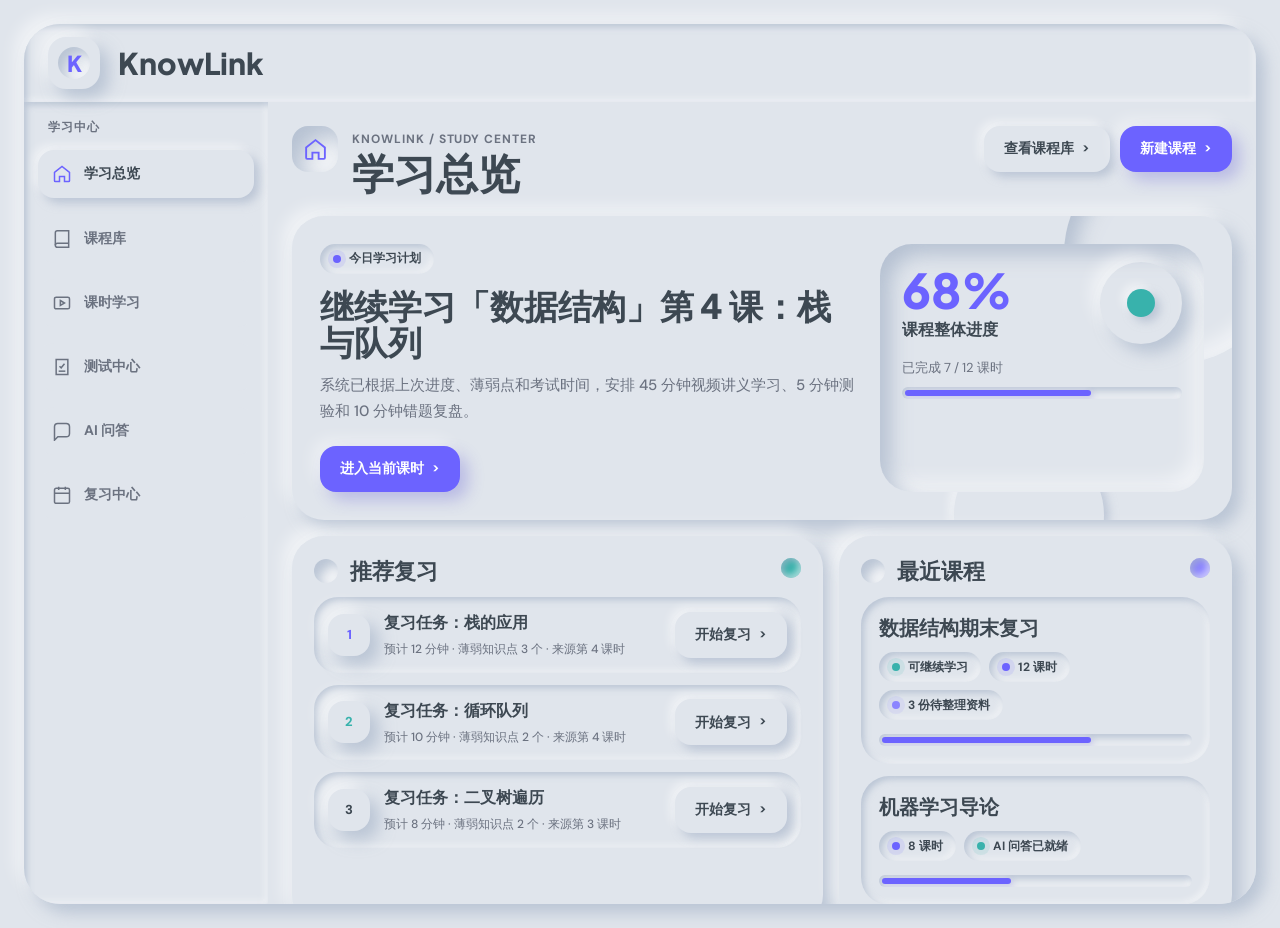
<file: recreate/index-soft-ui-neumorphism.html>
<!DOCTYPE html>
<html lang="zh-CN">
<head>
  <meta charset="utf-8" />
  <meta name="viewport" content="width=device-width, initial-scale=1" />
  <title>KnowLink 全页面原型 · Soft UI</title>
  <link rel="preconnect" href="https://fonts.googleapis.com" />
  <link rel="preconnect" href="https://fonts.gstatic.com" crossorigin />
  <link href="https://fonts.googleapis.com/css2?family=DM+Sans:wght@400;500;700&family=Plus+Jakarta+Sans:wght@500;600;700;800&display=swap" rel="stylesheet" />
  <style>
    :root {
      --surface: #e0e5ec;
      --text: #3d4852;
      --muted: #6b7280;
      --accent: #6c63ff;
      --accent-light: #8b84ff;
      --success: #38b2ac;
      --warning: #7c6dff;
      --danger: #c45163;
      --on-accent: #ffffff;
      --placeholder: #7e8997;
      --shadow-raised: 9px 9px 16px rgba(163, 177, 198, 0.62), -9px -9px 16px rgba(255, 255, 255, 0.54);
      --shadow-hover: 12px 12px 20px rgba(163, 177, 198, 0.7), -12px -12px 20px rgba(255, 255, 255, 0.62);
      --shadow-small: 5px 5px 10px rgba(163, 177, 198, 0.6), -5px -5px 10px rgba(255, 255, 255, 0.52);
      --shadow-inset: inset 6px 6px 10px rgba(163, 177, 198, 0.62), inset -6px -6px 10px rgba(255, 255, 255, 0.52);
      --shadow-inset-deep: inset 10px 10px 20px rgba(163, 177, 198, 0.7), inset -10px -10px 20px rgba(255, 255, 255, 0.62);
      --shadow-inset-small: inset 3px 3px 6px rgba(163, 177, 198, 0.62), inset -3px -3px 6px rgba(255, 255, 255, 0.52);
      --shadow-accent: 8px 8px 16px rgba(84, 76, 210, 0.28), -7px -7px 16px rgba(255, 255, 255, 0.42);
      --shadow-accent-pressed: inset 4px 4px 9px rgba(69, 61, 186, 0.45), inset -4px -4px 9px rgba(157, 151, 255, 0.38);
      --font-display: "Plus Jakarta Sans", "Segoe UI", system-ui, sans-serif;
      --font-body: "DM Sans", "Segoe UI", system-ui, sans-serif;
      --radius-card: 32px;
      --radius-control: 16px;
      --duration: 300ms;
      --ease: ease-out;
    }

    * { box-sizing: border-box; }
    html { background: var(--surface); scroll-behavior: smooth; }
    body {
      min-width: 320px;
      margin: 0;
      color: var(--text);
      background: var(--surface);
      font-family: var(--font-body);
      font-size: 16px;
      line-height: 1.55;
      letter-spacing: 0;
    }
    button, input, textarea, select { font: inherit; }
    button { touch-action: manipulation; }
    button:focus-visible, input:focus-visible, textarea:focus-visible, select:focus-visible, .tab:focus-visible, .choice-btn:focus-visible {
      outline: 2px solid var(--accent);
      outline-offset: 3px;
    }
    svg { flex: 0 0 auto; stroke-width: 1.8; }

    .prototype { width: 100%; min-height: 100vh; padding: 24px; background: var(--surface); }
    .frame {
      width: min(1520px, 100%);
      min-height: 880px;
      margin: 0 auto;
      overflow: hidden;
      background: var(--surface);
      border-radius: 36px;
      box-shadow: var(--shadow-raised);
    }
    .topbar {
      height: 78px;
      display: flex;
      align-items: center;
      gap: 18px;
      padding: 0 24px;
      background: var(--surface);
      box-shadow: var(--shadow-inset-small);
    }
    .logo {
      width: 52px;
      height: 52px;
      position: relative;
      display: grid;
      place-items: center;
      color: var(--accent);
      background: var(--surface);
      border-radius: 18px;
      box-shadow: var(--shadow-raised);
    }
    .logo::before {
      content: "";
      position: absolute;
      inset: 10px;
      border-radius: 999px;
      box-shadow: var(--shadow-inset);
    }
    .logo-mark {
      position: relative;
      z-index: 1;
      font-family: var(--font-display);
      font-size: 22px;
      font-weight: 800;
    }
    .brand-title {
      color: var(--text);
      font-family: var(--font-display);
      font-size: 30px;
      font-weight: 800;
      line-height: 1;
      white-space: nowrap;
    }
    .mobile-nav {
      display: none;
      gap: 8px;
      padding: 12px;
      overflow-x: auto;
      background: var(--surface);
      box-shadow: var(--shadow-inset-small);
    }

    .shell {
      height: 802px;
      min-height: 0;
      display: grid;
      grid-template-columns: 244px minmax(0, 1fr);
      overflow: hidden;
    }
    .sidebar {
      display: flex;
      flex-direction: column;
      gap: 16px;
      padding: 18px 14px;
      background: var(--surface);
      box-shadow: var(--shadow-inset-small);
    }
    .side-label, .kicker {
      color: var(--muted);
      font-size: 12px;
      font-weight: 700;
      line-height: 1.25;
      letter-spacing: 0.08em;
      text-transform: uppercase;
    }
    .side-label { padding: 0 10px; }
    .nav-item {
      min-height: 48px;
      display: flex;
      align-items: center;
      gap: 12px;
      padding: 0 14px;
      color: var(--muted);
      background: var(--surface);
      border: 0;
      border-radius: var(--radius-control);
      cursor: pointer;
      font-size: 14px;
      font-weight: 700;
      text-align: left;
      white-space: nowrap;
      transition: transform var(--duration) var(--ease), box-shadow var(--duration) var(--ease), color var(--duration) var(--ease);
    }
    .nav-item svg { width: 20px; height: 20px; }
    .nav-item:hover, .nav-item.active {
      color: var(--text);
      box-shadow: var(--shadow-small);
      transform: translateY(-1px);
    }
    .nav-item.active svg { color: var(--accent); }
    .nav-item:active { box-shadow: var(--shadow-inset-small); transform: translateY(0.5px); }

    .content {
      position: relative;
      min-height: 0;
      overflow: auto;
      padding: 24px;
      background: var(--surface);
      scroll-behavior: smooth;
    }
    .screen { display: none; }
    .screen.active { display: block; }
    .page-title {
      display: flex;
      align-items: flex-start;
      justify-content: space-between;
      gap: 24px;
      margin-bottom: 22px;
    }
    .title-left {
      display: flex;
      align-items: flex-start;
      gap: 14px;
      min-width: 0;
    }
    .title-icon {
      width: 46px;
      height: 46px;
      display: grid;
      place-items: center;
      flex: 0 0 auto;
      color: var(--accent);
      background: var(--surface);
      border-radius: var(--radius-control);
      box-shadow: var(--shadow-inset-deep);
    }
    h1, h2, h3, p { margin-top: 0; }
    h1 {
      margin-bottom: 0;
      color: var(--text);
      font-family: var(--font-display);
      font-size: 42px;
      font-weight: 800;
      line-height: 1.02;
    }
    .subtitle {
      max-width: 760px;
      margin-top: 8px;
      color: var(--muted);
      font-size: 15px;
      line-height: 1.6;
    }
    .actions {
      display: flex;
      flex-wrap: wrap;
      justify-content: flex-end;
      gap: 10px;
    }
    .btn {
      min-height: 46px;
      display: inline-flex;
      align-items: center;
      justify-content: center;
      gap: 8px;
      padding: 0 20px;
      color: var(--text);
      background: var(--surface);
      border: 0;
      border-radius: var(--radius-control);
      cursor: pointer;
      font-size: 14px;
      font-weight: 700;
      line-height: 1.1;
      text-decoration: none;
      white-space: nowrap;
      box-shadow: var(--shadow-small);
      transition: transform var(--duration) var(--ease), box-shadow var(--duration) var(--ease), color var(--duration) var(--ease), background-color var(--duration) var(--ease);
    }
    .btn::after {
      content: ">";
      font-size: 13px;
      transform: translateY(-1px);
      transition: transform var(--duration) var(--ease);
    }
    .btn.primary { color: var(--on-accent); background: var(--accent); box-shadow: var(--shadow-accent); }
    .btn:hover { box-shadow: var(--shadow-hover); transform: translateY(-1px); }
    .btn:hover::after { transform: translate(4px, -1px); }
    .btn.primary:hover { background: var(--accent-light); }
    .btn:active { box-shadow: var(--shadow-inset-small); transform: translateY(0.5px) scale(0.99); }
    .btn.primary:active { box-shadow: var(--shadow-accent-pressed); }

    .grid { display: grid; gap: 16px; }
    .grid.cols-2 { grid-template-columns: repeat(2, minmax(0, 1fr)); }
    .grid.cols-3 { grid-template-columns: repeat(3, minmax(0, 1fr)); }
    .grid.cols-4 { grid-template-columns: repeat(4, minmax(0, 1fr)); }
    .split {
      display: grid;
      grid-template-columns: minmax(0, 1.15fr) minmax(360px, 0.85fr);
      gap: 16px;
      margin-top: 16px;
    }
    .card {
      position: relative;
      padding: 22px;
      background: var(--surface);
      border-radius: var(--radius-card);
      box-shadow: var(--shadow-raised);
      transition: transform var(--duration) var(--ease), box-shadow var(--duration) var(--ease);
    }
    .card:hover { box-shadow: var(--shadow-hover); transform: translateY(-1px); }
    .card-head {
      display: flex;
      align-items: center;
      justify-content: space-between;
      gap: 14px;
      margin-bottom: 16px;
    }
    .section-title {
      display: flex;
      align-items: center;
      gap: 12px;
      margin: 0 0 14px;
      color: var(--text);
      font-family: var(--font-display);
      font-size: 22px;
      font-weight: 800;
      line-height: 1.15;
    }
    .section-title::before {
      content: "";
      width: 24px;
      height: 24px;
      flex: 0 0 auto;
      background: var(--surface);
      border-radius: 999px;
      box-shadow: var(--shadow-inset);
    }
    .card-mark {
      position: absolute;
      right: 22px;
      top: 22px;
      width: 20px;
      height: 20px;
      border-radius: 999px;
      box-shadow: var(--shadow-inset-small);
    }
    .card-mark.sage { background: var(--success); }
    .card-mark.clay { background: var(--accent-light); }
    .list { display: flex; flex-direction: column; gap: 12px; }
    .small { font-size: 13px; line-height: 1.55; }
    .muted { color: var(--muted); }
    .divider {
      height: 12px;
      margin: 20px 0;
      border-radius: 999px;
      box-shadow: var(--shadow-inset-small);
    }

    .pill {
      min-height: 30px;
      display: inline-flex;
      align-items: center;
      gap: 8px;
      padding: 0 13px;
      color: var(--text);
      background: var(--surface);
      border: 0;
      border-radius: 999px;
      box-shadow: var(--shadow-inset-small);
      font-size: 12px;
      font-weight: 700;
      line-height: 1.2;
      white-space: nowrap;
    }
    .pill::before {
      content: "";
      width: 8px;
      height: 8px;
      flex: 0 0 auto;
      background: var(--accent);
      border-radius: 999px;
      box-shadow: 0 0 0 5px rgba(108, 99, 255, 0.12);
    }
    .pill.green::before, .pill.purple::before { background: var(--success); box-shadow: 0 0 0 5px rgba(56, 178, 172, 0.12); }
    .pill.orange::before { background: var(--accent-light); box-shadow: 0 0 0 5px rgba(139, 132, 255, 0.12); }
    .pill.red::before { background: var(--danger); box-shadow: 0 0 0 5px rgba(196, 81, 99, 0.14); }

    .field, .textarea {
      min-height: 50px;
      display: flex;
      align-items: center;
      padding: 0 16px;
      color: var(--muted);
      background: var(--surface);
      border-radius: var(--radius-control);
      box-shadow: var(--shadow-inset);
      font-size: 14px;
      font-weight: 700;
    }
    .textarea { min-height: 68px; align-items: flex-start; padding: 16px; }
    .progress {
      height: 12px;
      overflow: hidden;
      padding: 3px;
      background: var(--surface);
      border-radius: 999px;
      box-shadow: var(--shadow-inset-small);
    }
    .progress span {
      display: block;
      height: 100%;
      background: var(--accent);
      border-radius: inherit;
      box-shadow: 2px 2px 6px rgba(84, 76, 210, 0.24), -2px -2px 6px rgba(255, 255, 255, 0.32);
    }
    .progress.green span { background: var(--success); }
    .progress.orange span { background: var(--accent-light); }
    .progress.red span { background: var(--danger); }

    .hero-dashboard {
      min-height: 220px;
      position: relative;
      display: grid;
      grid-template-columns: 1.25fr 0.75fr;
      gap: 20px;
      overflow: hidden;
      padding: 28px;
      color: var(--text);
      background: var(--surface);
      border-radius: var(--radius-card);
      box-shadow: var(--shadow-raised);
    }
    .hero-dashboard::before, .hero-dashboard::after {
      content: "";
      position: absolute;
      pointer-events: none;
      border-radius: 999px;
    }
    .hero-dashboard::before {
      right: -52px;
      top: -72px;
      width: 220px;
      height: 220px;
      box-shadow: var(--shadow-inset-deep);
      animation: float-soft 4s ease-in-out infinite;
    }
    .hero-dashboard::after {
      right: 128px;
      bottom: -70px;
      width: 150px;
      height: 150px;
      box-shadow: var(--shadow-small);
      animation: float-soft 5.5s ease-in-out infinite reverse;
    }
    .hero-copy, .hero-card { position: relative; z-index: 1; }
    .hero-dashboard h2 {
      max-width: 710px;
      margin: 14px 0 12px;
      font-family: var(--font-display);
      font-size: 34px;
      font-weight: 800;
      line-height: 1.08;
    }
    .hero-dashboard p {
      max-width: 620px;
      margin-bottom: 22px;
      color: var(--muted);
      font-size: 15px;
      font-weight: 500;
      line-height: 1.7;
    }
    .hero-card {
      align-self: stretch;
      overflow: hidden;
      padding: 22px;
      background: var(--surface);
      border-radius: var(--radius-card);
      box-shadow: var(--shadow-inset-deep);
    }
    .hero-card::before, .hero-card::after {
      content: "";
      position: absolute;
      border-radius: 999px;
      pointer-events: none;
    }
    .hero-card::before {
      right: 22px;
      top: 18px;
      width: 82px;
      height: 82px;
      box-shadow: var(--shadow-raised);
    }
    .hero-card::after {
      right: 49px;
      top: 45px;
      width: 28px;
      height: 28px;
      background: var(--success);
      box-shadow: var(--shadow-small);
    }
    .corner-shape { display: none; }
    .big {
      position: relative;
      z-index: 1;
      margin-bottom: 4px;
      color: var(--accent);
      font-family: var(--font-display);
      font-size: 48px;
      font-weight: 800;
      line-height: 1;
    }
    .hero-card-label { position: relative; z-index: 1; font-weight: 700; }
    .hero-card-meta { position: relative; z-index: 1; margin: 16px 0 8px; color: var(--muted); font-size: 13px; }

    .task-card {
      display: grid;
      grid-template-columns: 42px 1fr auto;
      align-items: center;
      gap: 14px;
      padding: 14px;
      background: var(--surface);
      border-radius: 24px;
      box-shadow: var(--shadow-inset-small);
      transition: transform var(--duration) var(--ease), box-shadow var(--duration) var(--ease);
    }
    .task-card:hover, .course-tile:hover, .row:hover, .weak-card:hover, .metric:hover {
      box-shadow: var(--shadow-small);
      transform: translateY(-2px);
    }
    .task-num {
      width: 42px;
      height: 42px;
      display: grid;
      place-items: center;
      color: var(--accent);
      background: var(--surface);
      border-radius: var(--radius-control);
      font-size: 13px;
      font-weight: 800;
      box-shadow: var(--shadow-raised);
    }
    .task-card:nth-child(2) .task-num { color: var(--success); }
    .task-card:nth-child(3) .task-num { color: var(--text); }
    .name { color: var(--text); font-weight: 700; }
    .meta { margin-top: 4px; color: var(--muted); font-size: 12px; font-weight: 500; }

    .course-tile, .weak-card {
      min-height: auto;
      padding: 18px;
      background: var(--surface);
      border-radius: 28px;
      box-shadow: var(--shadow-inset-small);
      transition: transform var(--duration) var(--ease), box-shadow var(--duration) var(--ease);
    }
    .course-tile h3, .weak-card h3 {
      margin: 0 0 14px;
      color: var(--text);
      font-family: var(--font-display);
      font-size: 20px;
      font-weight: 800;
      line-height: 1.15;
    }
    .course-tile .stats { display: flex; flex-wrap: wrap; gap: 8px; margin: 14px 0; }
    .lesson-tile { display: flex; flex-direction: column; gap: 10px; }
    .lesson-tile .actions { margin-top: auto; justify-content: flex-start; }

    .metric {
      min-height: 104px;
      display: flex;
      align-items: center;
      gap: 16px;
      padding: 18px;
      background: var(--surface);
      border-radius: 26px;
      box-shadow: var(--shadow-inset-small);
      transition: transform var(--duration) var(--ease), box-shadow var(--duration) var(--ease);
    }
    .metric .value {
      color: var(--text);
      font-family: var(--font-display);
      font-size: clamp(28px, 3vw, 42px);
      font-weight: 800;
      line-height: 1;
    }
    .metric .label {
      color: var(--muted);
      font-size: 12px;
      font-weight: 700;
      letter-spacing: 0.08em;
      text-transform: uppercase;
    }
    .soft-icon, .file-badge {
      width: 44px;
      height: 44px;
      display: grid;
      place-items: center;
      flex: 0 0 auto;
      color: var(--accent);
      background: var(--surface);
      border-radius: var(--radius-control);
      box-shadow: var(--shadow-raised);
      font-size: 11px;
      font-weight: 800;
    }
    .file-badge.pdf { color: var(--danger); }
    .file-badge.ppt, .file-badge.mp4 { color: var(--accent); }
    .file-badge.doc, .file-badge.srt { color: var(--success); }
    .row {
      display: flex;
      align-items: center;
      gap: 14px;
      padding: 14px;
      background: var(--surface);
      border-radius: 22px;
      box-shadow: var(--shadow-inset-small);
      transition: transform var(--duration) var(--ease), box-shadow var(--duration) var(--ease);
    }
    .row .main { min-width: 0; flex: 1; }
    .row .name, .row .meta { overflow: hidden; text-overflow: ellipsis; white-space: nowrap; }

    .lesson-room {
      display: grid;
      grid-template-columns: minmax(0, 1fr) minmax(460px, 1fr);
      gap: 16px;
    }
    .lesson-room > .card {
      min-width: 0;
    }
    .lesson-room > .card:last-child {
      display: flex;
      flex-direction: column;
    }
    .video-box {
      position: relative;
      height: 300px;
      display: grid;
      place-items: center;
      overflow: hidden;
      color: var(--text);
      background: var(--surface);
      border-radius: var(--radius-card);
      box-shadow: var(--shadow-inset-deep);
    }
    .video-box::before {
      content: "LECTURE";
      position: absolute;
      left: 24px;
      top: 20px;
      color: var(--muted);
      font-size: 11px;
      font-weight: 800;
      letter-spacing: 0.14em;
      z-index: 2;
    }
    .video-box::after {
      content: "";
      position: absolute;
      inset: 0;
      z-index: 1;
      background:
        linear-gradient(180deg, rgba(28, 39, 58, 0.12), transparent 30%),
        linear-gradient(0deg, rgba(28, 39, 58, 0.34), transparent 44%);
      pointer-events: none;
    }
    .video-cover {
      position: absolute;
      inset: 0;
      width: 100%;
      height: 100%;
      object-fit: cover;
    }
    .play {
      width: 78px;
      height: 78px;
      position: relative;
      z-index: 2;
      display: grid;
      place-items: center;
      color: var(--accent);
      background: var(--surface);
      border-radius: 999px;
      box-shadow: var(--shadow-raised);
    }
    .video-timeline {
      position: absolute;
      left: 22px;
      right: 22px;
      bottom: 24px;
      z-index: 2;
    }
    .handout {
      flex: 1;
      padding: 18px;
      background: var(--surface);
      border-radius: 24px;
      box-shadow: var(--shadow-inset-small);
    }
    .handout h3 {
      margin: 0 0 8px;
      color: var(--text);
      font-family: var(--font-display);
      font-size: 20px;
      font-weight: 800;
    }
    .handout h3:not(:first-child) { margin-top: 18px; }
    .handout p { margin: 0; color: var(--muted); font-weight: 500; }
    .handout p + p { margin-top: 10px; }
    .quote {
      margin: 12px 0;
      padding: 12px 14px;
      color: var(--text);
      background: var(--surface);
      border-radius: var(--radius-control);
      box-shadow: var(--shadow-raised-small);
      font-size: 13px;
      font-weight: 700;
    }
    .handout-status, .modal-help, .selected-files {
      margin-top: 8px;
      color: var(--muted);
      font-size: 12px;
      font-weight: 600;
    }

    .lesson-ai-panel {
      display: flex;
      flex-direction: column;
      gap: 10px;
      padding: 12px;
      background: var(--surface);
      border-radius: 24px;
      box-shadow: var(--shadow-inset-small);
    }
    .lesson-ai-panel .card-head {
      margin-bottom: 0;
    }
    .lesson-chat-preview {
      max-height: 145px;
      overflow-y: auto;
      padding: 2px 6px 2px 2px;
      scroll-behavior: smooth;
    }
    .lesson-ai-bubble {
      width: fit-content;
      max-width: 86%;
      margin-bottom: 8px;
      padding: 9px 12px;
      color: var(--text);
      background: var(--surface);
      border-radius: 20px;
      box-shadow: var(--shadow-raised-small);
      font-size: 13px;
      font-weight: 600;
    }
    .lesson-ai-bubble.ai { border-top-left-radius: 8px; }
    .lesson-ai-bubble.user {
      margin-left: auto;
      color: var(--on-accent);
      background: var(--accent);
      border-top-right-radius: 8px;
      box-shadow: var(--shadow-accent);
    }
    .lesson-ai-citations {
      display: flex;
      flex-wrap: wrap;
      gap: 8px;
      margin-top: -2px;
    }
    .lesson-ai-composer {
      display: grid;
      grid-template-columns: minmax(0, 1fr) auto;
      gap: 10px;
      align-items: end;
    }
    .lesson-ai-input {
      width: 100%;
      min-height: 52px;
      resize: vertical;
      padding: 10px 13px;
      color: var(--text);
      background: var(--surface);
      border: 0;
      border-radius: var(--radius-control);
      outline: none;
      box-shadow: var(--shadow-inset);
      font-size: 14px;
      font-weight: 700;
      line-height: 1.45;
    }
    .lesson-ai-input::placeholder { color: var(--placeholder); }
    .lesson-materials-panel {
      margin-top: 18px;
      padding: 14px;
      background: var(--surface);
      border-radius: 24px;
      box-shadow: var(--shadow-inset-small);
    }
    .lesson-materials-panel .card-head {
      margin-bottom: 10px;
    }
    .compact-material-list {
      max-height: 188px;
      overflow-y: auto;
      padding: 2px 6px 2px 0;
      scroll-behavior: smooth;
    }
    .compact-material-list .row {
      padding: 11px 12px;
      border-radius: 18px;
    }

    .chat-layout {
      min-height: 650px;
      display: grid;
      grid-template-columns: 300px 1fr;
      gap: 16px;
    }
    .chat-history { display: flex; flex-direction: column; gap: 12px; overflow: auto; }
    .chat-item {
      padding: 14px;
      background: var(--surface);
      border-radius: 22px;
      box-shadow: var(--shadow-inset-small);
    }
    .chat-main {
      min-height: 0;
      display: grid;
      grid-template-rows: auto minmax(0, 1fr) auto;
      gap: 14px;
    }
    .chat-window {
      min-height: 0;
      overflow: auto;
      padding: 18px;
      background: var(--surface);
      border-radius: var(--radius-card);
      box-shadow: var(--shadow-inset-deep);
    }
    .bubble {
      max-width: 78%;
      margin: 0 0 14px;
      padding: 16px;
      color: var(--text);
      background: var(--surface);
      border-radius: 24px;
      box-shadow: var(--shadow-small);
    }
    .bubble.user {
      margin-left: auto;
      color: var(--on-accent);
      background: var(--accent);
      box-shadow: var(--shadow-accent);
    }
    .bubble p { margin: 8px 0 0; color: var(--muted); }
    .bubble.user p { color: var(--on-accent); }
    .citation { display: flex; flex-wrap: wrap; gap: 8px; margin-top: 12px; }
    .composer {
      display: grid;
      grid-template-columns: minmax(0, 1fr) auto;
      gap: 12px;
      align-items: stretch;
    }

    .tabs, .choice-row {
      display: inline-grid;
      grid-auto-flow: column;
      gap: 8px;
      padding: 8px;
      background: var(--surface);
      border-radius: 20px;
      box-shadow: var(--shadow-inset-small);
    }
    .tab, .choice-btn {
      min-height: 42px;
      padding: 0 14px;
      color: var(--muted);
      background: transparent;
      border: 0;
      border-radius: 14px;
      cursor: pointer;
      font-size: 13px;
      font-weight: 800;
    }
    .tab.active, .choice-btn.active {
      color: var(--text);
      background: var(--surface);
      box-shadow: var(--shadow-small);
    }

    .review-map {
      display: grid;
      grid-template-columns: repeat(2, minmax(0, 1fr));
      gap: 12px;
    }
    .timeline {
      position: relative;
      display: flex;
      flex-direction: column;
      gap: 12px;
      padding-left: 22px;
    }
    .timeline::before {
      content: "";
      position: absolute;
      top: 8px;
      bottom: 8px;
      left: 6px;
      width: 8px;
      border-radius: 999px;
      box-shadow: var(--shadow-inset-small);
    }
    .tl {
      position: relative;
      padding: 14px;
      background: var(--surface);
      border-radius: 20px;
      box-shadow: var(--shadow-inset-small);
    }
    .tl::before {
      content: "";
      position: absolute;
      left: -22px;
      top: 18px;
      width: 14px;
      height: 14px;
      background: var(--accent);
      border-radius: 999px;
      box-shadow: 0 0 0 5px rgba(108, 99, 255, 0.12);
    }

    .test-layout {
      min-height: 650px;
      display: grid;
      grid-template-columns: minmax(280px, 0.42fr) minmax(0, 1fr);
      gap: 16px;
    }
    .test-history {
      min-height: 0;
      display: flex;
      flex-direction: column;
    }
    .test-history-list {
      min-height: 0;
      overflow: auto;
    }
    .history-test {
      width: 100%;
      text-align: left;
      border: 0;
      cursor: pointer;
    }
    .history-test.active {
      box-shadow: var(--shadow-raised-small);
    }
    .test-main {
      min-width: 0;
      display: grid;
      grid-template-rows: auto auto minmax(0, 1fr);
      gap: 16px;
    }
    .test-config {
      display: grid;
      grid-template-columns: minmax(180px, 0.5fr) minmax(220px, 0.8fr) auto;
      gap: 12px;
      align-items: end;
    }
    .test-paper {
      display: flex;
      flex-direction: column;
      gap: 12px;
    }
    .question-card {
      padding: 16px;
      background: var(--surface);
      border-radius: 22px;
      box-shadow: var(--shadow-inset-small);
    }
    .question-card h3 {
      margin: 0 0 10px;
      color: var(--text);
      font-family: var(--font-display);
      font-size: 18px;
      font-weight: 800;
      line-height: 1.2;
    }
    .option-list {
      display: grid;
      gap: 8px;
    }
    .option-item {
      padding: 10px 12px;
      color: var(--muted);
      background: var(--surface);
      border-radius: 16px;
      box-shadow: var(--shadow-inset-small);
      font-size: 13px;
      font-weight: 700;
    }
    .test-result-band {
      display: grid;
      grid-template-columns: repeat(3, minmax(0, 1fr));
      gap: 12px;
    }
    .test-result-band .metric {
      min-height: 82px;
    }

    .modal-backdrop {
      position: fixed;
      inset: 0;
      z-index: 60;
      display: grid;
      place-items: center;
      padding: 24px;
      background: rgba(61, 72, 82, 0.34);
      backdrop-filter: blur(10px);
      opacity: 0;
      pointer-events: none;
      transition: opacity var(--duration) var(--ease);
    }
    .modal-backdrop.active { opacity: 1; pointer-events: auto; }
    .course-modal, .quiz-modal, .lesson-modal {
      width: min(560px, calc(100vw - 32px));
      max-height: calc(100vh - 48px);
      overflow: auto;
      padding: 28px;
      color: var(--text);
      background: var(--surface);
      border-radius: var(--radius-card);
      box-shadow: var(--shadow-raised);
    }
    .lesson-modal { width: min(680px, calc(100vw - 32px)); }
    .modal-head {
      display: flex;
      align-items: flex-start;
      justify-content: space-between;
      gap: 16px;
      margin-bottom: 24px;
    }
    .modal-head h2 {
      margin: 0;
      color: var(--text);
      font-family: var(--font-display);
      font-size: 36px;
      font-weight: 800;
      line-height: 1;
    }
    .modal-close {
      width: 44px;
      height: 44px;
      display: grid;
      place-items: center;
      flex: 0 0 auto;
      color: var(--text);
      background: var(--surface);
      border: 0;
      border-radius: var(--radius-control);
      box-shadow: var(--shadow-small);
      cursor: pointer;
      font-size: 24px;
      line-height: 1;
      transition: transform var(--duration) var(--ease), box-shadow var(--duration) var(--ease), color var(--duration) var(--ease);
    }
    .modal-close:hover { color: var(--accent); box-shadow: var(--shadow-hover); transform: translateY(-1px); }
    .modal-form { display: flex; flex-direction: column; gap: 18px; }
    .modal-label {
      margin-bottom: 8px;
      color: var(--muted);
      font-size: 12px;
      font-weight: 700;
      letter-spacing: 0.08em;
      text-transform: uppercase;
    }
    .modal-input {
      width: 100%;
      height: 50px;
      padding: 0 16px;
      color: var(--text);
      background: var(--surface);
      border: 0;
      border-radius: var(--radius-control);
      box-shadow: var(--shadow-inset);
      outline: none;
      transition: box-shadow var(--duration) var(--ease);
    }
    .modal-input::placeholder { color: var(--placeholder); }
    .modal-input:focus { box-shadow: var(--shadow-inset-deep), 0 0 0 3px rgba(108, 99, 255, 0.24); }
    .upload-input { display: none; }
    .file-choice, .input-with-unit { display: flex; align-items: center; gap: 10px; flex-wrap: wrap; }
    .input-with-unit .modal-input { flex: 1; min-width: 180px; }
    .input-unit { color: var(--muted); font-weight: 800; }

    @keyframes float-soft {
      0%, 100% { transform: translateY(0) scale(1); }
      50% { transform: translateY(-10px) scale(1.02); }
    }
    @media (prefers-reduced-motion: reduce) {
      *, *::before, *::after {
        animation-duration: 0.01ms !important;
        animation-iteration-count: 1 !important;
        scroll-behavior: auto !important;
        transition-duration: 0.01ms !important;
      }
    }
    @media (max-width: 1180px) {
      .frame { min-height: 860px; }
      .mobile-nav { display: flex; }
      .shell { height: auto; min-height: 782px; grid-template-columns: 1fr; }
      .sidebar { display: none; }
      .content { min-height: 782px; }
      .hero-dashboard, .split, .lesson-room, .chat-layout, .test-layout { grid-template-columns: 1fr; }
      .grid.cols-4, .grid.cols-3 { grid-template-columns: repeat(2, minmax(0, 1fr)); }
      .chat-layout { min-height: auto; }
      .chat-history { max-height: 240px; }
    }
    @media (max-width: 760px) {
      .prototype { padding: 8px; }
      .frame { border-radius: 28px; }
      .topbar { padding: 0 14px; }
      .brand-title { font-size: 24px; }
      .content { padding: 18px; }
      .page-title, .card-head { flex-direction: column; align-items: flex-start; }
      .actions, .btn { width: 100%; }
      .actions { justify-content: flex-start; }
      h1 { font-size: 34px; }
      .hero-dashboard { padding: 24px; }
      .hero-dashboard h2 { font-size: 30px; }
      .task-card, .composer, .test-config, .test-result-band { grid-template-columns: 1fr; }
      .task-card .btn { grid-column: 1 / -1; }
      .grid.cols-4, .grid.cols-3, .grid.cols-2, .review-map { grid-template-columns: 1fr; }
      .lesson-room { grid-template-columns: 1fr; }
      .lesson-ai-composer { grid-template-columns: 1fr; }
      .bubble { max-width: 100%; }
      .mobile-nav .nav-item { min-width: 116px; }
      .tabs, .choice-row { grid-auto-flow: row; width: 100%; }
    }
  </style>
</head>
<body>
  <div class="prototype">
    <div class="frame">
      <header class="topbar">
        <div class="logo" aria-label="KnowLink"><span class="logo-mark">K</span></div>
        <div class="brand-title">KnowLink</div>
      </header>

      <nav class="mobile-nav" aria-label="移动端页面导航">
        <button class="nav-item active" type="button" data-screen="home">学习总览</button>
        <button class="nav-item" type="button" data-screen="library">课程库</button>
        <button class="nav-item" type="button" data-screen="lesson">课时学习</button>
        <button class="nav-item" type="button" data-screen="test">测试中心</button>
        <button class="nav-item" type="button" data-screen="chat">AI 问答</button>
        <button class="nav-item" type="button" data-screen="review">复习中心</button>
      </nav>

      <div class="shell">
        <aside class="sidebar" aria-label="学习中心导航">
          <div class="side-label">学习中心</div>
          <button class="nav-item active" type="button" data-screen="home">
            <svg viewBox="0 0 24 24" fill="none" stroke="currentColor"><path d="m3 10 9-7 9 7v10a1 1 0 0 1-1 1h-5v-6H9v6H4a1 1 0 0 1-1-1z"/></svg>
            学习总览
          </button>
          <button class="nav-item" type="button" data-screen="library">
            <svg viewBox="0 0 24 24" fill="none" stroke="currentColor"><path d="M4 19.5A2.5 2.5 0 0 1 6.5 17H20"/><path d="M4 4.5A2.5 2.5 0 0 1 6.5 2H20v20H6.5A2.5 2.5 0 0 1 4 19.5z"/></svg>
            课程库
          </button>
          <button class="nav-item" type="button" data-screen="lesson">
            <svg viewBox="0 0 24 24" fill="none" stroke="currentColor"><rect x="3" y="5" width="18" height="14" rx="2"/><path d="m10 9 5 3-5 3z"/></svg>
            课时学习
          </button>
          <button class="nav-item" type="button" data-screen="test">
            <svg viewBox="0 0 24 24" fill="none" stroke="currentColor"><path d="M9 11l2 2 4-5"/><path d="M5 3h14v18H5z"/><path d="M8 17h8"/></svg>
            测试中心
          </button>
          <button class="nav-item" type="button" data-screen="chat">
            <svg viewBox="0 0 24 24" fill="none" stroke="currentColor"><path d="M21 15a4 4 0 0 1-4 4H7l-4 4V7a4 4 0 0 1 4-4h10a4 4 0 0 1 4 4z"/></svg>
            AI 问答
          </button>
          <button class="nav-item" type="button" data-screen="review">
            <svg viewBox="0 0 24 24" fill="none" stroke="currentColor"><path d="M8 2v4M16 2v4M3 10h18"/><rect x="3" y="4" width="18" height="18" rx="2"/></svg>
            复习中心
          </button>
        </aside>

        <main class="content">
          <section class="screen active" id="home" aria-labelledby="overviewTitle">
            <div class="page-title">
              <div class="title-left">
                <div class="title-icon" aria-hidden="true">
                  <svg viewBox="0 0 24 24" width="25" height="25" fill="none" stroke="currentColor" stroke-width="2"><path d="m3 10 9-7 9 7v10a1 1 0 0 1-1 1h-5v-6H9v6H4a1 1 0 0 1-1-1z"/></svg>
                </div>
                <div>
                  <span class="kicker">KnowLink / Study Center</span>
                  <h1 id="overviewTitle">学习总览</h1>
                </div>
              </div>
              <div class="actions">
                <button class="btn ghost" type="button" data-jump="library">查看课程库</button>
                <button class="btn primary" type="button" data-open-course-modal>新建课程</button>
              </div>
            </div>

            <div class="hero-dashboard">
              <div class="hero-copy">
                <span class="pill">今日学习计划</span>
                <h2>继续学习「数据结构」第 4 课：栈与队列</h2>
                <p>系统已根据上次进度、薄弱点和考试时间，安排 45 分钟视频讲义学习、5 分钟测验和 10 分钟错题复盘。</p>
                <button class="btn primary" type="button" data-jump="lesson">进入当前课时</button>
              </div>
              <div class="hero-card" aria-label="课程整体进度 68%">
                <span class="corner-shape leaf" aria-hidden="true"></span>
                <span class="corner-shape seed" aria-hidden="true"></span>
                <span class="corner-shape arch" aria-hidden="true"></span>
                <div class="big">68%</div>
                <div class="hero-card-label">课程整体进度</div>
                <div class="hero-card-meta">已完成 7 / 12 课时</div>
                <div class="progress" aria-hidden="true"><span style="width:68%"></span></div>
              </div>
            </div>

            <div class="split">
              <section class="card" aria-labelledby="reviewTitle">
                <span class="card-mark sage" aria-hidden="true"></span>
                <h2 class="section-title" id="reviewTitle">推荐复习</h2>
                <div class="list">
                  <article class="task-card">
                    <div class="task-num"><span>1</span></div>
                    <div><div class="name">复习任务：栈的应用</div><div class="meta">预计 12 分钟 · 薄弱知识点 3 个 · 来源第 4 课时</div></div>
                    <button class="btn ghost" type="button" data-jump="review">开始复习</button>
                  </article>
                  <article class="task-card">
                    <div class="task-num"><span>2</span></div>
                    <div><div class="name">复习任务：循环队列</div><div class="meta">预计 10 分钟 · 薄弱知识点 2 个 · 来源第 4 课时</div></div>
                    <button class="btn ghost" type="button" data-jump="review">开始复习</button>
                  </article>
                  <article class="task-card">
                    <div class="task-num"><span>3</span></div>
                    <div><div class="name">复习任务：二叉树遍历</div><div class="meta">预计 8 分钟 · 薄弱知识点 2 个 · 来源第 3 课时</div></div>
                    <button class="btn ghost" type="button" data-jump="review">开始复习</button>
                  </article>
                </div>
              </section>

              <section class="card" aria-labelledby="recentTitle">
                <span class="card-mark clay" aria-hidden="true"></span>
                <h2 class="section-title" id="recentTitle">最近课程</h2>
                <div class="list">
                  <article class="course-tile">
                    <h3>数据结构期末复习</h3>
                    <div class="stats"><span class="pill green">可继续学习</span><span class="pill">12 课时</span><span class="pill orange">3 份待整理资料</span></div>
                    <div class="progress" aria-hidden="true"><span style="width:68%"></span></div>
                  </article>
                  <article class="course-tile">
                    <h3>机器学习导论</h3>
                    <div class="stats"><span class="pill">8 课时</span><span class="pill purple">AI 问答已就绪</span></div>
                    <div class="progress" aria-hidden="true"><span style="width:42%"></span></div>
                  </article>
                </div>
              </section>
            </div>
          </section>

          <section class="screen" id="library" aria-labelledby="libraryTitle">
            <div class="page-title">
              <div class="title-left">
                <div class="title-icon" aria-hidden="true">
                  <svg viewBox="0 0 24 24" width="26" height="26" fill="none" stroke="currentColor" stroke-width="2"><path d="M4 19.5A2.5 2.5 0 0 1 6.5 17H20"/><path d="M4 4.5A2.5 2.5 0 0 1 6.5 2H20v20H6.5A2.5 2.5 0 0 1 4 19.5z"/></svg>
                </div>
                <div><h1 id="libraryTitle">课程库</h1></div>
              </div>
            </div>
            <div class="card" style="margin-bottom:16px">
              <div class="grid cols-3">
                <div class="field">搜索：数据结构</div>
                <div class="field">状态：全部课程</div>
                <div class="field">排序：最近学习优先</div>
              </div>
            </div>
            <div class="grid cols-4">
              <article class="course-tile">
                <span class="pill green">当前课程</span>
                <h3 style="margin-top:12px">数据结构期末复习</h3>
                <div class="stats"><span class="pill">12 课时</span></div>
                <div class="progress"><span style="width:68%"></span></div>
                <div class="actions" style="margin-top:14px;justify-content:flex-start"><button class="btn primary" type="button" data-jump="workspace">继续学习</button></div>
              </article>
              <article class="course-tile">
                <span class="pill">当前课程</span>
                <h3 style="margin-top:12px">机器学习导论</h3>
                <div class="stats"><span class="pill">8 课时</span></div>
                <div class="progress"><span style="width:42%"></span></div>
                <div class="actions" style="margin-top:14px;justify-content:flex-start"><button class="btn primary" type="button" data-jump="workspace">继续学习</button></div>
              </article>
              <article class="course-tile">
                <span class="pill">当前课程</span>
                <h3 style="margin-top:12px">数据库系统</h3>
                <div class="stats"><span class="pill">6 课时</span></div>
                <div class="progress orange"><span style="width:24%"></span></div>
                <div class="actions" style="margin-top:14px;justify-content:flex-start"><button class="btn primary" type="button" data-jump="workspace">继续学习</button></div>
              </article>
            </div>
          </section>

          <section class="screen" id="workspace" aria-labelledby="workspaceTitle">
            <button class="btn light" type="button" data-jump="library" style="margin-bottom:16px">返回课程库</button>
            <div class="page-title">
              <div class="title-left">
                <div class="title-icon" aria-hidden="true">
                  <svg viewBox="0 0 24 24" width="26" height="26" fill="none" stroke="currentColor" stroke-width="2"><rect x="3" y="4" width="18" height="16" rx="2"/><path d="M7 8h10M7 12h5M7 16h8"/></svg>
                </div>
                <div><h1 id="workspaceTitle">数据结构期末复习</h1></div>
              </div>
              <div class="actions">
                <button class="btn ghost" type="button" data-jump="chat">问 AI</button>
                <button class="btn primary" type="button" data-open-lesson-modal>新建课时</button>
              </div>
            </div>
            <div class="grid cols-2" style="margin-top:16px">
              <section class="card">
                <div class="card-head">
                  <h2 class="section-title">课程资料</h2>
                  <button class="btn primary" type="button" data-upload-materials>上传资料</button>
                </div>
                <input class="upload-input" id="courseMaterialInput" type="file" multiple accept=".pdf,.doc,.docx,.ppt,.pptx,.mp4,.srt" />
                <div class="list" id="courseMaterialList">
                  <div class="row"><div class="file-badge pdf">PDF</div><div class="main"><div class="name">数据结构教材.pdf</div><div class="meta">课程级资料 · 全课程 QA 可引用</div></div></div>
                  <div class="row"><div class="file-badge doc">DOC</div><div class="main"><div class="name">期末复习大纲.docx</div><div class="meta">课程级资料 · 复习中心可用</div></div></div>
                </div>
              </section>
              <section class="card">
                <h2 class="section-title">综合测验</h2>
                <div class="grid cols-2">
                  <div class="metric"><div><div class="label">题目数量</div><div class="value">12 / 24</div></div></div>
                  <div class="metric"><div><div class="label">正确率</div><div class="value">83%</div></div></div>
                </div>
                <div class="progress" style="margin-top:16px"><span style="width:50%"></span></div>
                <div class="actions" style="margin-top:16px;justify-content:flex-start">
                  <button class="btn primary" type="button">开始测验</button>
                  <button class="btn light" type="button" data-open-quiz-modal>重新生成</button>
                  <button class="btn light" type="button">历史测验</button>
                </div>
              </section>
            </div>
            <section class="card" style="margin-top:16px">
              <h2 class="section-title">课时</h2>
              <div class="grid cols-4">
                <article class="course-tile lesson-tile"><span class="pill green">已完成</span><h3 style="margin-top:12px">绪论与课程导入</h3><div class="stats"><span class="pill">100%</span></div><div class="progress green"><span style="width:100%"></span></div><div class="actions"><button class="btn primary" type="button" data-jump="lesson">继续学习</button></div></article>
                <article class="course-tile lesson-tile"><span class="pill orange">未完成</span><h3 style="margin-top:12px">线性表：顺序表与链表</h3><div class="stats"><span class="pill">0%</span></div><div class="progress orange"><span style="width:0%"></span></div><div class="actions"><button class="btn primary" type="button" data-jump="lesson">继续学习</button></div></article>
                <article class="course-tile lesson-tile"><span class="pill orange">未完成</span><h3 style="margin-top:12px">树与二叉树</h3><div class="stats"><span class="pill">70%</span></div><div class="progress"><span style="width:70%"></span></div><div class="actions"><button class="btn primary" type="button" data-jump="lesson">继续学习</button></div></article>
                <article class="course-tile lesson-tile"><span class="pill orange">未完成</span><h3 style="margin-top:12px">栈与队列</h3><div class="stats"><span class="pill">45%</span></div><div class="progress"><span style="width:45%"></span></div><div class="actions"><button class="btn primary" type="button" data-jump="lesson">继续学习</button></div></article>
              </div>
            </section>
          </section>

          <section class="screen" id="lesson" aria-labelledby="lessonTitle">
            <div class="page-title">
              <div class="title-left">
                <div class="title-icon" aria-hidden="true">
                  <svg viewBox="0 0 24 24" width="26" height="26" fill="none" stroke="currentColor" stroke-width="2"><rect x="3" y="5" width="18" height="14" rx="2"/><path d="m10 9 5 3-5 3z"/></svg>
                </div>
                <div><h1 id="lessonTitle">第 4 课：栈与队列</h1></div>
              </div>
              <div class="actions">
                <button class="btn primary" type="button" data-jump="test">进入测试</button>
                <button class="btn light" type="button">加入复习</button>
              </div>
            </div>
            <div class="lesson-room">
              <section class="card">
                <h2 class="section-title">主视频</h2>
                <div class="video-box">
                  <img class="video-cover" src="./assets/lesson-data-structure-cover.png" alt="数据结构与算法基础课件画面" />
                  <div class="play" aria-hidden="true"><svg viewBox="0 0 24 24" width="36" height="36" fill="currentColor"><path d="M8 5v14l11-7z"/></svg></div>
                  <div class="video-timeline">
                    <div style="display:flex;justify-content:space-between;color:var(--muted);font-size:12px;font-weight:800;margin-bottom:8px"><span>18:20</span><span>45:33</span></div>
                    <div class="progress"><span style="width:43%"></span></div>
                  </div>
                </div>
                <div class="divider"></div>
                <div class="lesson-ai-panel" aria-labelledby="lessonAiTitle">
                  <div class="card-head">
                    <h2 class="section-title" id="lessonAiTitle">AI 问答</h2>
                  </div>
                  <div class="lesson-chat-preview" id="lessonAiThread" aria-live="polite">
                    <div class="lesson-ai-bubble ai">我会基于当前视频、课件和字幕回答。你可以问“循环队列为什么要空一个位置？”</div>
                    <div class="lesson-ai-bubble user">栈和队列最核心的区别是什么？</div>
                    <div class="lesson-ai-bubble ai">栈是后进先出，队列是先进先出。做题时先看删除端：只在同一端删除通常是栈，从队头删除则是队列。</div>
                  </div>
                  <div class="lesson-ai-citations">
                    <span class="pill">第 4 讲视频 · 05:18</span>
                    <span class="pill">栈与队列.pptx · 第 3 页</span>
                  </div>
                  <div class="lesson-ai-composer">
                    <textarea class="lesson-ai-input" id="lessonAiInput" rows="2" placeholder="问本节 AI：例如 循环队列判满公式怎么记？"></textarea>
                    <button class="btn primary" type="button" data-lesson-ai-send>发送</button>
                  </div>
                </div>
                <input class="upload-input" id="lessonStudyMaterialInput" type="file" multiple accept=".pdf,.doc,.docx,.ppt,.pptx,.mp4,.mov,.mkv,.avi,.srt,video/*" />
                <div class="lesson-materials-panel">
                  <div class="card-head">
                    <h2 class="section-title">本节资料</h2>
                    <button class="btn primary" type="button" data-upload-lesson-study-materials>上传资料</button>
                  </div>
                  <div class="list compact-material-list" id="lessonStudyMaterialList">
                    <div class="row"><div class="file-badge mp4">MP4</div><div class="main"><div class="name">第 4 讲 栈与队列.mp4</div><div class="meta">主视频 · 支持时间点引用</div></div></div>
                    <div class="row"><div class="file-badge ppt">PPT</div><div class="main"><div class="name">栈与队列.pptx</div><div class="meta">本课时课件 · 支持页码引用</div></div></div>
                    <div class="row"><div class="file-badge srt">SRT</div><div class="main"><div class="name">第 4 讲字幕.srt</div><div class="meta">字幕 · 用于本节讲义和 QA</div></div></div>
                  </div>
                </div>
              </section>
              <section class="card">
                <div class="card-head">
                  <h2 class="section-title">本节讲义</h2>
                  <button class="btn primary" type="button" data-generate-handout>根据资料生成讲义</button>
                </div>
                <div class="handout" id="lessonHandout">
                  <h3>4.1 栈的定义与基本操作</h3>
                  <p>栈是一种只允许在一端进行插入和删除的线性表。允许操作的一端称为栈顶，另一端称为栈底。入栈、出栈和取栈顶元素都围绕同一个操作端完成，因此栈天然适合处理需要“最近一步优先返回”的问题。</p>
                  <div class="quote">来源：第4讲 栈与队列.mp4 · 05:18 - 07:42；栈与队列.pptx · 第 3 页</div>
                  <p>常见应用包括函数调用栈、表达式求值、括号匹配和深度优先搜索。做题时先判断数据进入与离开的方向，如果删除总发生在最新插入元素所在的一端，通常可以抽象为栈。</p>
                  <h3>4.2 队列与循环队列</h3>
                  <p>队列遵循先进先出，插入端称为队尾，删除端称为队头。循环队列通过取模运算复用数组空间，核心问题是判断队满和队空，并保持 front 与 rear 的移动规则一致。</p>
                  <div class="quote">薄弱提示：你在“循环队列长度计算”相关题目中错误率较高，建议重点复习公式。</div>
                  <h3>4.3 本节易错点整理</h3>
                  <p>线性结构题目最容易混淆“逻辑顺序”和“存储位置”。栈与队列的重点不是数组下标本身，而是受限操作带来的访问顺序。遇到循环队列长度题，可先写出通用公式，再代入容量和指针位置。</p>
                  <div class="quote">复习建议：先回看 18:20 之后的循环队列例题，再完成 3 道判空判满专项题。</div>
                  <h3>4.4 课后检查清单</h3>
                  <p>能够口述栈和队列的操作限制；能够根据题意选择栈、普通队列或循环队列；能够解释循环队列空一格的原因；能够用 front、rear 和数组容量计算当前元素个数。</p>
                </div>
                <div class="handout-status" id="handoutStatus">当前讲义基于 3 份资料生成。</div>
              </section>
            </div>
          </section>

          <section class="screen" id="test" aria-labelledby="testTitle">
            <div class="page-title">
              <div class="title-left">
                <div class="title-icon" aria-hidden="true">
                  <svg viewBox="0 0 24 24" width="26" height="26" fill="none" stroke="currentColor" stroke-width="2"><path d="M9 11l2 2 4-5"/><path d="M5 3h14v18H5z"/><path d="M8 17h8"/></svg>
                </div>
                <div>
                  <h1 id="testTitle">测试中心</h1>
                  <div class="subtitle">从当前课时生成测试，也可以回看历史测试与错题来源。</div>
                </div>
              </div>
              <div class="actions">
                <button class="btn primary" type="button" data-generate-test>新建测试</button>
              </div>
            </div>

            <div class="test-layout">
              <aside class="card test-history">
                <h2 class="section-title">历史测试</h2>
                <div class="list test-history-list" id="testHistoryList">
                  <button class="row history-test active" type="button" data-test-title="第 4 课专项测试" data-test-meta="10 题 · 中等 · 82 分" data-test-score="82" data-test-weak="循环队列长度计算">
                    <div class="soft-icon"><svg viewBox="0 0 24 24" width="20" height="20" fill="none" stroke="currentColor"><path d="M9 11l2 2 4-5"/><path d="M5 3h14v18H5z"/></svg></div>
                    <div class="main"><div class="name">第 4 课专项测试</div><div class="meta">今天 14:20 · 10 题 · 中等 · 82 分</div></div>
                  </button>
                  <button class="row history-test" type="button" data-test-title="线性表回顾测试" data-test-meta="8 题 · 基础 · 90 分" data-test-score="90" data-test-weak="链表插入边界">
                    <div class="soft-icon"><svg viewBox="0 0 24 24" width="20" height="20" fill="none" stroke="currentColor"><path d="M9 11l2 2 4-5"/><path d="M5 3h14v18H5z"/></svg></div>
                    <div class="main"><div class="name">线性表回顾测试</div><div class="meta">昨天 20:10 · 8 题 · 基础 · 90 分</div></div>
                  </button>
                  <button class="row history-test" type="button" data-test-title="数据结构阶段测验" data-test-meta="20 题 · 困难 · 76 分" data-test-score="76" data-test-weak="二叉树非递归遍历">
                    <div class="soft-icon"><svg viewBox="0 0 24 24" width="20" height="20" fill="none" stroke="currentColor"><path d="M9 11l2 2 4-5"/><path d="M5 3h14v18H5z"/></svg></div>
                    <div class="main"><div class="name">数据结构阶段测验</div><div class="meta">6 月 12 日 · 20 题 · 困难 · 76 分</div></div>
                  </button>
                </div>
              </aside>

              <section class="card test-main">
                <div class="card-head">
                  <h2 class="section-title" id="activeTestTitle">第 4 课专项测试</h2>
                  <span class="pill" id="activeTestMeta">10 题 · 中等 · 82 分</span>
                </div>

                <div class="test-config" aria-label="新建测试配置">
                  <label>
                    <div class="modal-label">题目数量</div>
                    <input class="modal-input" id="testQuestionCount" type="number" min="1" max="50" value="10" />
                  </label>
                  <div>
                    <div class="modal-label">题目难度</div>
                    <div class="choice-row test-difficulty" id="testDifficultyChoices">
                      <button class="choice-btn" type="button">基础</button>
                      <button class="choice-btn active" type="button">中等</button>
                      <button class="choice-btn" type="button">困难</button>
                    </div>
                  </div>
                  <button class="btn primary" type="button" data-create-test>生成测试</button>
                </div>

                <div class="test-result-band">
                  <div class="metric"><div class="soft-icon"><svg viewBox="0 0 24 24" width="20" height="20" fill="none" stroke="currentColor"><path d="M12 20V10"/><path d="M18 20V4"/><path d="M6 20v-6"/></svg></div><div><div class="value" id="activeTestScore">82</div><div class="label">当前得分</div></div></div>
                  <div class="metric"><div class="soft-icon"><svg viewBox="0 0 24 24" width="20" height="20" fill="none" stroke="currentColor"><path d="M12 6v6l4 2"/><circle cx="12" cy="12" r="9"/></svg></div><div><div class="value">18m</div><div class="label">用时</div></div></div>
                  <div class="metric"><div class="soft-icon"><svg viewBox="0 0 24 24" width="20" height="20" fill="none" stroke="currentColor"><path d="M12 9v4"/><path d="M12 17h.01"/><path d="M10.3 3.9 2 18a2 2 0 0 0 1.7 3h16.6A2 2 0 0 0 22 18L13.7 3.9a2 2 0 0 0-3.4 0z"/></svg></div><div><div class="value" id="activeTestWeak">循环队列</div><div class="label">薄弱点</div></div></div>
                </div>

                <div class="test-paper" id="testPaper">
                  <article class="question-card">
                    <h3>1. 循环队列长度计算公式中，为什么需要加上 maxSize 后再取模？</h3>
                    <div class="option-list">
                      <div class="option-item">A. 避免 rear - front 为负数</div>
                      <div class="option-item">B. 提高数组访问速度</div>
                      <div class="option-item">C. 表示队列一定已满</div>
                      <div class="option-item">D. 用于扩容数组</div>
                    </div>
                  </article>
                  <article class="question-card">
                    <h3>2. 栈的出栈顺序主要体现哪种访问规则？</h3>
                    <div class="option-list">
                      <div class="option-item">A. 先进先出</div>
                      <div class="option-item">B. 后进先出</div>
                      <div class="option-item">C. 随机访问</div>
                      <div class="option-item">D. 按优先级访问</div>
                    </div>
                  </article>
                </div>
              </section>
            </div>
          </section>

          <section class="screen" id="chat" aria-labelledby="chatTitle">
            <div class="page-title">
              <div class="title-left">
                <div class="title-icon" aria-hidden="true">
                  <svg viewBox="0 0 24 24" width="26" height="26" fill="none" stroke="currentColor" stroke-width="2"><path d="M21 15a4 4 0 0 1-4 4H7l-4 4V7a4 4 0 0 1 4-4h10a4 4 0 0 1 4 4z"/></svg>
                </div>
                <div>
                  <h1 id="chatTitle">AI 学习问答</h1>
                  <div class="subtitle">问答页保留学习范围切换和来源回溯，整体采用主流 AI 产品的对话结构。</div>
                </div>
              </div>
              <div class="actions">
                <div class="tabs"><button class="tab active" type="button">全课程</button><button class="tab" type="button">当前课时</button><button class="tab" type="button">指定章节</button></div>
              </div>
            </div>
            <div class="chat-layout">
              <aside class="card" style="min-height:0;display:flex;flex-direction:column">
                <h2 class="section-title">历史会话</h2>
                <div class="chat-history">
                  <div class="chat-item"><div class="name">循环队列怎么判断满？</div><div class="meta">范围：第 4 课 · 3 条引用</div></div>
                  <div class="chat-item"><div class="name">线性表和链表适用场景</div><div class="meta">范围：全课程 · 5 条引用</div></div>
                  <div class="chat-item"><div class="name">二叉树遍历模板</div><div class="meta">范围：第 3 课 · 已加入复习</div></div>
                </div>
              </aside>
              <div class="chat-main">
                <div class="card" style="padding:14px 18px">
                  <div style="display:flex;align-items:center;justify-content:space-between;gap:12px;flex-wrap:wrap">
                    <div style="display:flex;gap:8px;flex-wrap:wrap">
                      <span class="pill green">当前范围：全课程</span>
                      <span class="pill">可引用：12 课时 / 4 份课程资料</span>
                      <span class="pill orange">排除：3 份待整理资料</span>
                    </div>
                    <button class="btn ghost" type="button">新建会话</button>
                  </div>
                </div>
                <div class="chat-window">
                  <div class="bubble user">循环队列为什么要空一个位置？</div>
                  <div class="bubble">
                    <b>答复</b>
                    <p>循环队列常见实现会空出一个位置，是为了区分“队空”和“队满”。如果不空出位置，front == rear 既可能表示空队列，也可能表示满队列。</p>
                    <p>采用空一格策略后：队空条件是 front == rear，队满条件是 (rear + 1) % maxSize == front。</p>
                    <div class="citation"><span class="pill">第 4 课 · 视频 18:20</span><span class="pill">栈与队列.pptx · 第 7 页</span><span class="pill purple">相关测验：Q4</span></div>
                  </div>
                  <div class="bubble user">那队列长度怎么计算？</div>
                  <div class="bubble">
                    <b>答复</b>
                    <p>循环队列长度通常用 (rear - front + maxSize) % maxSize 计算。你之前在这类题上错过 2 次，建议把该公式加入复习卡片。</p>
                    <div class="citation"><span class="pill">第 4 课 · 讲义 4.2</span><span class="pill orange">加入薄弱点</span></div>
                  </div>
                </div>
                <div class="composer">
                  <div class="textarea">继续追问：请用一道选择题考我循环队列长度计算</div>
                  <button class="btn primary" type="button">发送</button>
                </div>
              </div>
            </div>
          </section>

          <section class="screen" id="review" aria-labelledby="reviewCenterTitle">
            <div class="page-title">
              <div class="title-left">
                <div class="title-icon" aria-hidden="true">
                  <svg viewBox="0 0 24 24" width="26" height="26" fill="none" stroke="currentColor" stroke-width="2"><path d="M8 2v4M16 2v4M3 10h18"/><rect x="3" y="4" width="18" height="18" rx="2"/></svg>
                </div>
                <div>
                  <h1 id="reviewCenterTitle">复习中心</h1>
                  <div class="subtitle">复习中心整合薄弱知识、错题、阶段测验、考前冲刺、学习报告和导出。</div>
                </div>
              </div>
              <div class="actions"><button class="btn ghost" type="button">导出错题</button><button class="btn primary" type="button">生成今日复习</button></div>
            </div>
            <div class="grid cols-4" style="margin-bottom:16px">
              <div class="metric"><div class="soft-icon"><svg viewBox="0 0 24 24" width="22" height="22" fill="none" stroke="currentColor"><path d="M12 8v4l3 3"/><circle cx="12" cy="12" r="10"/></svg></div><div><div class="label">今日复习</div><div class="value">18 个</div></div></div>
              <div class="metric"><div class="soft-icon"><svg viewBox="0 0 24 24" width="22" height="22" fill="none" stroke="currentColor"><path d="M12 9v4"/><path d="M12 17h.01"/></svg></div><div><div class="label">薄弱点</div><div class="value">6 个</div></div></div>
              <div class="metric"><div class="soft-icon"><svg viewBox="0 0 24 24" width="22" height="22" fill="none" stroke="currentColor"><path d="m9 11 3 3L22 4"/><path d="M21 12v7a2 2 0 0 1-2 2H5a2 2 0 0 1-2-2V5a2 2 0 0 1 2-2h11"/></svg></div><div><div class="label">错题</div><div class="value">21 道</div></div></div>
              <div class="metric"><div class="soft-icon"><svg viewBox="0 0 24 24" width="22" height="22" fill="none" stroke="currentColor"><path d="M12 20V10"/><path d="M18 20V4"/><path d="M6 20v-4"/></svg></div><div><div class="label">掌握度</div><div class="value">76%</div></div></div>
            </div>
            <div class="split">
              <section class="card">
                <h2 class="section-title">薄弱知识图谱</h2>
                <div class="review-map">
                  <article class="weak-card"><span class="pill red">高优先级</span><h3 style="margin-top:10px">循环队列长度计算</h3><p class="small muted">来自第 4 课 · 错误 2 次 · 推荐复习 12 分钟</p><div class="progress red"><span style="width:82%"></span></div></article>
                  <article class="weak-card"><span class="pill orange">中优先级</span><h3 style="margin-top:10px">二叉树非递归遍历</h3><p class="small muted">来自第 3 课 · 错误 3 次 · 推荐做模板题</p><div class="progress orange"><span style="width:66%"></span></div></article>
                  <article class="weak-card"><span class="pill">普通</span><h3 style="margin-top:10px">链表插入边界条件</h3><p class="small muted">来自第 2 课 · 错误 1 次 · 复习讲义例题</p><div class="progress"><span style="width:44%"></span></div></article>
                  <article class="weak-card"><span class="pill purple">综合</span><h3 style="margin-top:10px">算法复杂度分析</h3><p class="small muted">跨第 1-3 课 · 建议做阶段测验</p><div class="progress"><span style="width:58%"></span></div></article>
                </div>
              </section>
              <section class="card">
                <h2 class="section-title">今日复习路径</h2>
                <div class="timeline">
                  <div class="tl"><div class="name">1. 快速回看讲义</div><div class="meta">第 4 课 · 循环队列公式 · 8 分钟</div></div>
                  <div class="tl"><div class="name">2. 做 5 道针对题</div><div class="meta">覆盖队满判断、长度计算、出入队模拟</div></div>
                  <div class="tl"><div class="name">3. 复盘错题</div><div class="meta">二叉树遍历错题 3 道 · 自动生成改错说明</div></div>
                  <div class="tl"><div class="name">4. 阶段测验</div><div class="meta">第 1-4 课综合测验 · 预计 25 分钟</div></div>
                </div>
                <div class="divider"></div>
                <h2 class="section-title">导出与报告</h2>
                <div class="grid cols-2">
                  <button class="btn light" type="button">导出复习计划</button>
                  <button class="btn light" type="button">导出错题本</button>
                  <button class="btn light" type="button">导出讲义</button>
                  <button class="btn light" type="button">生成学习报告</button>
                </div>
              </section>
            </div>
          </section>

          <div class="modal-backdrop" id="courseCreateModal" aria-hidden="true">
            <div class="course-modal" role="dialog" aria-modal="true" aria-labelledby="courseCreateTitle">
              <div class="modal-head">
                <div><h2 id="courseCreateTitle">新建课程</h2><div class="subtitle">填写课程基础信息后，可继续补充资料并生成学习计划。</div></div>
                <button class="modal-close" type="button" data-close-course-modal aria-label="关闭">×</button>
              </div>
              <div class="modal-form">
                <label><div class="modal-label">课程名称</div><input class="modal-input" type="text" placeholder="例如：操作系统期末复习" /></label>
              </div>
              <div class="actions" style="margin-top:20px"><button class="btn light" type="button" data-close-course-modal>取消</button><button class="btn primary" type="button" data-close-course-modal>创建课程</button></div>
            </div>
          </div>

          <div class="modal-backdrop" id="quizRegenerateModal" aria-hidden="true">
            <div class="quiz-modal" role="dialog" aria-modal="true" aria-labelledby="quizRegenerateTitle">
              <div class="modal-head">
                <div><h2 id="quizRegenerateTitle">重新生成综合测验</h2><div class="subtitle">选择题目数量和题目难度后生成新的测验。</div></div>
                <button class="modal-close" type="button" data-close-quiz-modal aria-label="关闭">×</button>
              </div>
              <div class="modal-form">
                <div><div class="modal-label">题目数量</div><input class="modal-input" type="number" min="1" placeholder="请输入题目数量" value="20" /></div>
                <div><div class="modal-label">题目难度</div><div class="choice-row"><button class="choice-btn" type="button">基础</button><button class="choice-btn active" type="button">中等</button><button class="choice-btn" type="button">困难</button></div></div>
              </div>
              <div class="actions" style="margin-top:20px"><button class="btn light" type="button" data-close-quiz-modal>取消</button><button class="btn primary" type="button" data-close-quiz-modal>生成测验</button></div>
            </div>
          </div>

          <div class="modal-backdrop" id="lessonCreateModal" aria-hidden="true">
            <div class="quiz-modal lesson-modal" role="dialog" aria-modal="true" aria-labelledby="lessonCreateTitle">
              <div class="modal-head">
                <div><h2 id="lessonCreateTitle">新建课时</h2><div class="subtitle">填写课时信息后，可上传资料或导入 B 站视频作为学习内容。</div></div>
                <button class="modal-close" type="button" data-close-lesson-modal aria-label="关闭">×</button>
              </div>
              <div class="modal-form">
                <div><div class="modal-label">课时名称</div><input class="modal-input" type="text" placeholder="例如：栈与队列专项复习" /></div>
                <div>
                  <div class="modal-label">上传资料</div>
                  <div class="file-choice"><button class="btn light" type="button" data-pick-lesson-materials>上传资料</button><div class="selected-files" id="lessonMaterialNames">暂未选择文件</div></div>
                  <input class="upload-input" id="lessonMaterialInput" type="file" multiple accept=".pdf,.doc,.docx,.ppt,.pptx,.mp4,.mov,.mkv,.avi,video/*" />
                  <div class="modal-help">支持 PDF、DOCX、PPT、视频等格式。</div>
                </div>
                <div><div class="modal-label">导入 B 站链接</div><input class="modal-input" type="url" placeholder="https://www.bilibili.com/video/BV..." /></div>
                <div><div class="modal-label">学习目标</div><select class="modal-input"><option>期末复习</option><option>日常学习</option></select></div>
                <div><div class="modal-label">当前掌握程度</div><select class="modal-input"><option>零基础</option><option>基础一般</option><option>已经学过，想查漏补缺</option></select></div>
                <div><div class="modal-label">时间预算</div><div class="input-with-unit"><input class="modal-input" type="number" min="0.5" step="0.5" placeholder="例如：2" /><span class="input-unit">小时</span></div></div>
              </div>
              <div class="actions" style="margin-top:20px"><button class="btn light" type="button" data-close-lesson-modal>取消</button><button class="btn primary" type="button" data-close-lesson-modal>创建课时</button></div>
            </div>
          </div>
        </main>
      </div>
    </div>
  </div>

  <script>
    (function () {
      const navItems = document.querySelectorAll('.nav-item');
      const screens = document.querySelectorAll('.screen');

      function showScreen(screenId) {
        let activated = false;
        screens.forEach((screen) => {
          const active = screen.id === screenId;
          screen.classList.toggle('active', active);
          if (active) activated = true;
        });
        if (!activated) return false;

        const activeNav = screenId === 'workspace' ? 'library' : screenId;
        navItems.forEach((item) => {
          item.classList.toggle('active', item.dataset.screen === activeNav);
        });

        const content = document.querySelector('.content');
        if (content) content.scrollTo({ top: 0, behavior: 'smooth' });
        return true;
      }

      function goTo(screenId) {
        showScreen(screenId);
      }

      navItems.forEach((item) => {
        item.addEventListener('click', () => goTo(item.dataset.screen));
      });
      document.querySelectorAll('[data-jump]').forEach((btn) => {
        btn.addEventListener('click', () => goTo(btn.dataset.jump));
      });

      function bindModal(openSelector, modalId, closeSelector) {
        const modal = document.getElementById(modalId);
        const open = document.querySelector(openSelector);
        const closeButtons = document.querySelectorAll(closeSelector);
        function set(opened) {
          if (!modal) return;
          modal.classList.toggle('active', opened);
          modal.setAttribute('aria-hidden', opened ? 'false' : 'true');
        }
        open?.addEventListener('click', () => set(true));
        closeButtons.forEach((btn) => btn.addEventListener('click', () => set(false)));
        modal?.addEventListener('click', (event) => {
          if (event.target === modal) set(false);
        });
        return set;
      }

      const setCourseModal = bindModal('[data-open-course-modal]', 'courseCreateModal', '[data-close-course-modal]');
      const setQuizModal = bindModal('[data-open-quiz-modal]', 'quizRegenerateModal', '[data-close-quiz-modal]');
      const setLessonModal = bindModal('[data-open-lesson-modal]', 'lessonCreateModal', '[data-close-lesson-modal]');

      document.querySelectorAll('.choice-row').forEach((row) => {
        row.querySelectorAll('.choice-btn').forEach((btn) => {
          btn.addEventListener('click', () => {
            row.querySelectorAll('.choice-btn').forEach((item) => item.classList.remove('active'));
            btn.classList.add('active');
          });
        });
      });

      document.querySelectorAll('.tabs').forEach((tabs) => {
        tabs.querySelectorAll('.tab').forEach((tab) => {
          tab.addEventListener('click', () => {
            tabs.querySelectorAll('.tab').forEach((item) => item.classList.remove('active'));
            tab.classList.add('active');
          });
        });
      });

      const testHistoryList = document.getElementById('testHistoryList');
      const activeTestTitle = document.getElementById('activeTestTitle');
      const activeTestMeta = document.getElementById('activeTestMeta');
      const activeTestScore = document.getElementById('activeTestScore');
      const activeTestWeak = document.getElementById('activeTestWeak');
      const testPaper = document.getElementById('testPaper');
      const testQuestionCount = document.getElementById('testQuestionCount');

      function setActiveTest(item) {
        if (!item) return;
        testHistoryList?.querySelectorAll('.history-test').forEach((row) => row.classList.remove('active'));
        item.classList.add('active');
        if (activeTestTitle) activeTestTitle.textContent = item.dataset.testTitle || '本节测试';
        if (activeTestMeta) activeTestMeta.textContent = item.dataset.testMeta || '10 题 · 中等';
        if (activeTestScore) activeTestScore.textContent = item.dataset.testScore || '--';
        if (activeTestWeak) activeTestWeak.textContent = (item.dataset.testWeak || '待分析').slice(0, 4);
      }

      testHistoryList?.addEventListener('click', (event) => {
        const item = event.target.closest('.history-test');
        if (item) setActiveTest(item);
      });

      function generateTest() {
        const count = Math.max(1, Number(testQuestionCount?.value || 10));
        const difficulty = document.querySelector('#testDifficultyChoices .choice-btn.active')?.textContent.trim() || '中等';
        const title = `第 4 课新测试`;
        const score = '--';
        const item = document.createElement('button');
        item.className = 'row history-test';
        item.type = 'button';
        item.dataset.testTitle = title;
        item.dataset.testMeta = `${count} 题 · ${difficulty} · 未完成`;
        item.dataset.testScore = score;
        item.dataset.testWeak = '待分析';
        item.innerHTML = `
          <div class="soft-icon"><svg viewBox="0 0 24 24" width="20" height="20" fill="none" stroke="currentColor"><path d="M9 11l2 2 4-5"/><path d="M5 3h14v18H5z"/></svg></div>
          <div class="main"><div class="name"></div><div class="meta">刚刚生成 · ${count} 题 · ${difficulty} · 未完成</div></div>
        `;
        item.querySelector('.name').textContent = title;
        testHistoryList?.prepend(item);
        setActiveTest(item);
        if (testPaper) {
          testPaper.innerHTML = `
            <article class="question-card">
              <h3>1. 当前测试已按“${count} 题 · ${difficulty}”生成，第一题会优先覆盖循环队列长度计算。</h3>
              <div class="option-list">
                <div class="option-item">A. (rear - front + maxSize) % maxSize</div>
                <div class="option-item">B. rear + front</div>
                <div class="option-item">C. front - rear</div>
                <div class="option-item">D. maxSize - 1</div>
              </div>
            </article>
            <article class="question-card">
              <h3>2. 系统会根据本节视频、课件和字幕继续补齐剩余题目。</h3>
              <div class="option-list">
                <div class="option-item">题型范围：概念判断、出入队模拟、公式应用、错题变式</div>
              </div>
            </article>
          `;
        }
      }

      document.querySelector('[data-create-test]')?.addEventListener('click', generateTest);
      document.querySelector('[data-generate-test]')?.addEventListener('click', generateTest);

      const lessonAiThread = document.getElementById('lessonAiThread');
      const lessonAiInput = document.getElementById('lessonAiInput');
      const lessonAiSend = document.querySelector('[data-lesson-ai-send]');

      function appendLessonAiBubble(role, text) {
        if (!lessonAiThread) return;
        const bubble = document.createElement('div');
        bubble.className = `lesson-ai-bubble ${role}`;
        bubble.textContent = text;
        lessonAiThread.appendChild(bubble);
        lessonAiThread.scrollTop = lessonAiThread.scrollHeight;
      }

      function askLessonAi(question) {
        const text = question.trim();
        if (!text) return;
        appendLessonAiBubble('user', text);
        appendLessonAiBubble('ai', '我会优先引用本节视频、PPT 和字幕来回答，并把关键来源保留在下方。');
        if (lessonAiInput) lessonAiInput.value = '';
      }

      lessonAiSend?.addEventListener('click', () => askLessonAi(lessonAiInput?.value || ''));
      lessonAiInput?.addEventListener('keydown', (event) => {
        if (event.key === 'Enter' && (event.ctrlKey || event.metaKey)) {
          event.preventDefault();
          askLessonAi(lessonAiInput.value);
        }
      });
      function materialBadgeFor(fileName) {
        const ext = (fileName.split('.').pop() || '').toLowerCase();
        if (ext === 'pdf') return { label: 'PDF', className: 'pdf' };
        if (ext === 'doc' || ext === 'docx') return { label: 'DOC', className: 'doc' };
        if (ext === 'ppt' || ext === 'pptx') return { label: 'PPT', className: 'ppt' };
        if (['mp4', 'mov', 'mkv', 'avi'].includes(ext)) return { label: 'MP4', className: 'mp4' };
        if (ext === 'srt') return { label: 'SRT', className: 'srt' };
        return { label: ext.slice(0, 3).toUpperCase() || 'FILE', className: '' };
      }

      function addMaterialRow(list, file, meta) {
        if (!list) return;
        const badge = materialBadgeFor(file.name);
        const row = document.createElement('div');
        row.className = 'row';
        row.innerHTML = `
          <div class="file-badge ${badge.className}">${badge.label}</div>
          <div class="main">
            <div class="name"></div>
            <div class="meta">${meta}</div>
          </div>
        `;
        row.querySelector('.name').textContent = file.name;
        list.prepend(row);
      }

      const courseMaterialInput = document.getElementById('courseMaterialInput');
      const courseMaterialList = document.getElementById('courseMaterialList');
      document.querySelectorAll('[data-upload-materials]').forEach((btn) => {
        btn.addEventListener('click', () => courseMaterialInput?.click());
      });
      courseMaterialInput?.addEventListener('change', () => {
        Array.from(courseMaterialInput.files || []).forEach((file) => addMaterialRow(courseMaterialList, file, '课程级资料 · 刚刚上传'));
        courseMaterialInput.value = '';
      });

      const lessonStudyMaterialInput = document.getElementById('lessonStudyMaterialInput');
      const lessonStudyMaterialList = document.getElementById('lessonStudyMaterialList');
      const handoutStatus = document.getElementById('handoutStatus');
      document.querySelector('[data-upload-lesson-study-materials]')?.addEventListener('click', () => lessonStudyMaterialInput?.click());
      lessonStudyMaterialInput?.addEventListener('change', () => {
        const files = Array.from(lessonStudyMaterialInput.files || []);
        files.forEach((file) => addMaterialRow(lessonStudyMaterialList, file, '新增资料 · 可用于生成讲义'));
        if (handoutStatus && files.length) {
          handoutStatus.textContent = `已加入 ${files.length} 份新资料，可基于当前 ${lessonStudyMaterialList.querySelectorAll('.row').length} 份资料生成新讲义。`;
        }
        lessonStudyMaterialInput.value = '';
      });

      document.querySelector('[data-generate-handout]')?.addEventListener('click', () => {
        const lessonHandout = document.getElementById('lessonHandout');
        if (!lessonHandout) return;
        const names = Array.from(document.querySelectorAll('#lessonStudyMaterialList .name')).map((item) => item.textContent.trim());
        lessonHandout.innerHTML = `
          <h3>基于全部资料生成的讲义</h3>
          <p>系统已综合当前资料，更新本节重点：栈的操作边界、循环队列判空判满、典型题型与易错点。建议先用 8 分钟回看视频中的操作演示，再按讲义顺序完成公式和例题复盘。</p>
          <div class="quote">来源：${names.slice(0, 4).join('；')}${names.length > 4 ? ` 等 ${names.length} 份资料` : ''}</div>
          <h3>核心概念</h3>
          <p>栈强调同端插入和删除，适合处理递归、撤销、括号匹配等最近状态优先的问题。队列强调队尾进入、队头离开，适合处理排队、缓冲区和广度优先遍历等先进先出的场景。</p>
          <h3>易错公式</h3>
          <p>循环队列长度通常写作 (rear - front + maxSize) % maxSize。若采用空一格区分队空和队满，则队满条件为 (rear + 1) % maxSize == front。</p>
          <h3>学习建议</h3>
          <p>优先复习栈顶操作、循环队列容量判断和队列应用题，再结合新上传资料补齐细节。完成后用 3 道选择题检查概念，用 2 道手算题检查 front 与 rear 的变化过程。</p>
          <div class="quote">下一步：把本节薄弱点加入复习中心，并在明天的计划里安排一次 10 分钟快测。</div>
        `;
        if (handoutStatus) handoutStatus.textContent = `已基于当前 ${names.length} 份资料生成新的讲义。`;
      });

      const lessonMaterialInput = document.getElementById('lessonMaterialInput');
      const lessonMaterialNames = document.getElementById('lessonMaterialNames');
      document.querySelector('[data-pick-lesson-materials]')?.addEventListener('click', () => lessonMaterialInput?.click());
      lessonMaterialInput?.addEventListener('change', () => {
        const names = Array.from(lessonMaterialInput.files || []).map((file) => file.name);
        if (lessonMaterialNames) lessonMaterialNames.textContent = names.length ? names.join('、') : '暂未选择文件';
      });

      document.addEventListener('keydown', (event) => {
        if (event.key === 'Escape') {
          setCourseModal(false);
          setQuizModal(false);
          setLessonModal(false);
        }
      });

      showScreen('home');
    })();
  </script>
</body>
</html>
</file>
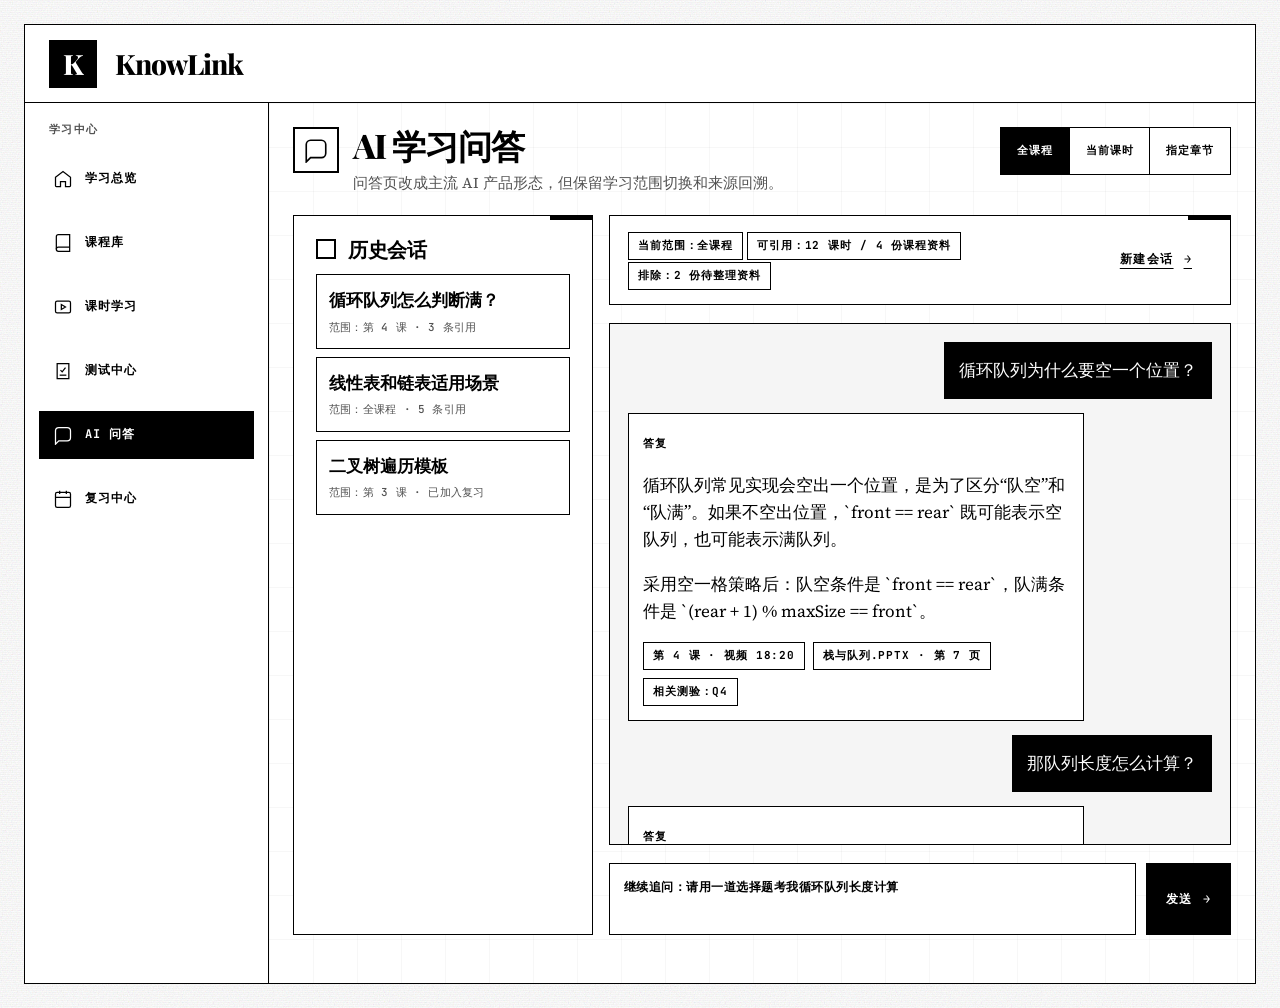
<file: recreate/pages/chat.html>
<!DOCTYPE html>
<html lang="zh-CN">
<head>
  <meta charset="utf-8" />
  <meta name="viewport" content="width=device-width, initial-scale=1" />
  <title>KnowLink 全新前端高保真原型</title>
  <link rel="preconnect" href="https://fonts.googleapis.com" />
  <link rel="preconnect" href="https://fonts.gstatic.com" crossorigin />
  <link href="https://fonts.googleapis.com/css2?family=JetBrains+Mono:wght@400;500;600;700;800&family=Playfair+Display:ital,wght@0,400;0,600;0,700;0,800;1,400;1,700&family=Source+Serif+4:opsz,wght@8..60,400;8..60,500;8..60,600;8..60,700&display=swap" rel="stylesheet" />
  <link rel="stylesheet" href="../styles/knowlink-mono.css" />
</head>
<body data-page="chat">
  <div class="prototype">
    <div class="frame">
      <div class="topbar">
        <div class="logo">K</div>
        <div class="brand-title">KnowLink</div>
      </div>

      <div class="shell">
        <aside class="sidebar">
          <div class="side-label">学习中心</div>
          <div class="nav-item active" data-screen="home">
            <svg viewBox="0 0 24 24" fill="none" stroke="currentColor" stroke-width="2"><path d="m3 10 9-7 9 7v10a1 1 0 0 1-1 1h-5v-6H9v6H4a1 1 0 0 1-1-1z"/></svg>
            学习总览
          </div>
          <div class="nav-item" data-screen="library">
            <svg viewBox="0 0 24 24" fill="none" stroke="currentColor" stroke-width="2"><path d="M4 19.5A2.5 2.5 0 0 1 6.5 17H20"/><path d="M4 4.5A2.5 2.5 0 0 1 6.5 2H20v20H6.5A2.5 2.5 0 0 1 4 19.5z"/></svg>
            课程库
          </div>
          <div class="nav-item" data-screen="lesson">
            <svg viewBox="0 0 24 24" fill="none" stroke="currentColor" stroke-width="2"><rect x="3" y="5" width="18" height="14" rx="2"/><path d="m10 9 5 3-5 3z"/></svg>
            课时学习
          </div>
          <div class="nav-item" data-screen="test">
            <svg viewBox="0 0 24 24" fill="none" stroke="currentColor" stroke-width="2"><path d="M9 11l2 2 4-5"/><path d="M5 3h14v18H5z"/><path d="M8 17h8"/></svg>
            测试中心
          </div>
          <div class="nav-item" data-screen="chat">
            <svg viewBox="0 0 24 24" fill="none" stroke="currentColor" stroke-width="2"><path d="M21 15a4 4 0 0 1-4 4H7l-4 4V7a4 4 0 0 1 4-4h10a4 4 0 0 1 4 4z"/></svg>
            AI 问答
          </div>
          <div class="nav-item" data-screen="review">
            <svg viewBox="0 0 24 24" fill="none" stroke="currentColor" stroke-width="2"><path d="M8 2v4M16 2v4M3 10h18"/><rect x="3" y="4" width="18" height="18" rx="2"/></svg>
            复习中心
          </div>
        </aside>

        <main class="content">
          <!-- CHAT -->
          <section class="screen" id="chat">
            <div class="page-title">
              <div class="title-left">
                <div class="title-icon">
                  <svg viewBox="0 0 24 24" width="26" height="26" fill="none" stroke="currentColor" stroke-width="2"><path d="M21 15a4 4 0 0 1-4 4H7l-4 4V7a4 4 0 0 1 4-4h10a4 4 0 0 1 4 4z"/></svg>
                </div>
                <div>
                  <h1>AI 学习问答</h1>
                  <div class="subtitle">问答页改成主流 AI 产品形态，但保留学习范围切换和来源回溯。</div>
                </div>
              </div>
              <div class="actions">
                <div class="tabs"><button class="tab active">全课程</button><button class="tab">当前课时</button><button class="tab">指定章节</button></div>
              </div>
            </div>

            <div class="chat-layout">
              <div class="card" style="min-height:0;display:flex;flex-direction:column">
                <h2 class="section-title">历史会话</h2>
                <div class="chat-history">
                  <div class="chat-item"><div class="name">循环队列怎么判断满？</div><div class="meta">范围：第 4 课 · 3 条引用</div></div>
                  <div class="chat-item"><div class="name">线性表和链表适用场景</div><div class="meta">范围：全课程 · 5 条引用</div></div>
                  <div class="chat-item"><div class="name">二叉树遍历模板</div><div class="meta">范围：第 3 课 · 已加入复习</div></div>
                </div>
              </div>

              <div class="chat-main">
                <div class="card" style="padding:14px 18px">
                  <div style="display:flex;align-items:center;justify-content:space-between;gap:12px">
                    <div>
                      <span class="pill green">当前范围：全课程</span>
                      <span class="pill">可引用：12 课时 / 4 份课程资料</span>
                      <span class="pill orange">排除：2 份待整理资料</span>
                    </div>
                    <button class="btn ghost">新建会话</button>
                  </div>
                </div>
                <div class="chat-window">
                  <div class="bubble user">循环队列为什么要空一个位置？</div>
                  <div class="bubble">
                    <b style="color:var(--ink)">答复</b>
                    <p>循环队列常见实现会空出一个位置，是为了区分“队空”和“队满”。如果不空出位置，`front == rear` 既可能表示空队列，也可能表示满队列。</p>
                    <p>采用空一格策略后：队空条件是 `front == rear`，队满条件是 `(rear + 1) % maxSize == front`。</p>
                    <div class="citation">
                      <span class="pill">第 4 课 · 视频 18:20</span>
                      <span class="pill">栈与队列.pptx · 第 7 页</span>
                      <span class="pill purple">相关测验：Q4</span>
                    </div>
                  </div>
                  <div class="bubble user">那队列长度怎么计算？</div>
                  <div class="bubble">
                    <b style="color:var(--ink)">答复</b>
                    <p>循环队列长度通常用 `(rear - front + maxSize) % maxSize` 计算。你之前在这类题上错过 2 次，建议把该公式加入复习卡片。</p>
                    <div class="citation"><span class="pill">第 4 课 · 讲义 4.2</span><span class="pill orange">加入薄弱点</span></div>
                  </div>
                </div>
                <div class="composer">
                  <div class="textarea">继续追问：请用一道选择题考我循环队列长度计算</div>
                  <button class="btn primary">发送</button>
                </div>
              </div>
            </div>
          </section>

        </main>
      </div>
    </div>
  </div>

  <script>
    (function () {
      const routeMap = {
        home: 'index.html',
        library: 'library.html',
        workspace: 'workspace.html',
        lesson: 'lesson.html',
        test: 'test.html',
        chat: 'chat.html',
        review: 'review.html',
      };

      const navItems = document.querySelectorAll('.nav-item');
      const screens = document.querySelectorAll('.screen');
      const isInPages = /[\\/]pages[\\/]?/i.test(window.location.pathname);

      function currentUrl(screen) {
        const file = routeMap[screen];
        if (!file) return null;
        return isInPages
          ? (screen === 'home' ? '../index.html' : `./${file}`)
          : (screen === 'home' ? 'index.html' : `pages/${file}`);
      }

      function showScreen(screenId) {
        let activated = false;
        screens.forEach((screen) => {
          const active = screen.id === screenId;
          screen.classList.toggle('active', active);
          if (active) {
            activated = true;
          }
        });

        if (!activated) return false;

        navItems.forEach((item) => {
          item.classList.toggle('active', item.dataset.screen === screenId);
        });

        const content = document.querySelector('.content');
        if (content) {
          content.scrollTo({ top: 0, behavior: 'smooth' });
        }
        return true;
      }

      function goTo(screenId) {
        if (!showScreen(screenId)) {
          const href = currentUrl(screenId);
          if (href) {
            window.location.href = href;
          }
        }
      }

      navItems.forEach((item) => {
        item.addEventListener('click', () => goTo(item.dataset.screen));
      });

      document.querySelectorAll('[data-jump]').forEach((btn) => {
        btn.addEventListener('click', () => goTo(btn.dataset.jump));
      });

      const firstScreen = document.querySelector('.screen[id]');
      if (firstScreen) {
        showScreen(firstScreen.id);
      }
    })();
  </script>
</body>
</html>
</file>
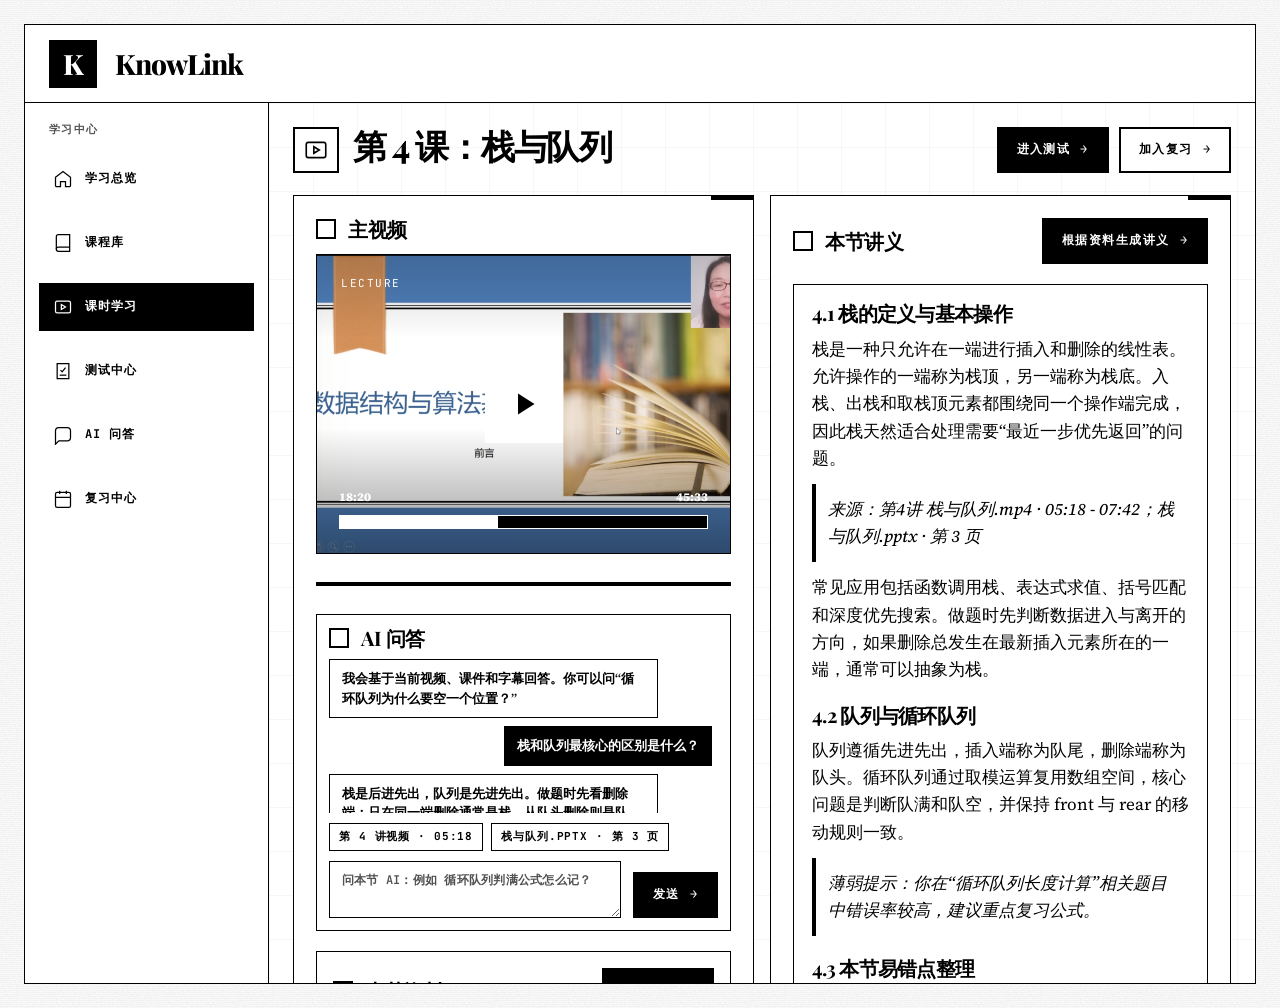
<file: recreate/pages/lesson.html>
<!DOCTYPE html>
<html lang="zh-CN">
<head>
  <meta charset="utf-8" />
  <meta name="viewport" content="width=device-width, initial-scale=1" />
  <title>KnowLink 全新前端高保真原型</title>
  <link rel="preconnect" href="https://fonts.googleapis.com" />
  <link rel="preconnect" href="https://fonts.gstatic.com" crossorigin />
  <link href="https://fonts.googleapis.com/css2?family=JetBrains+Mono:wght@400;500;600;700;800&family=Playfair+Display:ital,wght@0,400;0,600;0,700;0,800;1,400;1,700&family=Source+Serif+4:opsz,wght@8..60,400;8..60,500;8..60,600;8..60,700&display=swap" rel="stylesheet" />
  <link rel="stylesheet" href="../styles/knowlink-mono.css" />
</head>
<body data-page="lesson">
  <div class="prototype">
    <div class="frame">
      <div class="topbar">
        <div class="logo">K</div>
        <div class="brand-title">KnowLink</div>
      </div>

      <div class="shell">
        <aside class="sidebar">
          <div class="side-label">学习中心</div>
          <div class="nav-item active" data-screen="home">
            <svg viewBox="0 0 24 24" fill="none" stroke="currentColor" stroke-width="2"><path d="m3 10 9-7 9 7v10a1 1 0 0 1-1 1h-5v-6H9v6H4a1 1 0 0 1-1-1z"/></svg>
            学习总览
          </div>
          <div class="nav-item" data-screen="library">
            <svg viewBox="0 0 24 24" fill="none" stroke="currentColor" stroke-width="2"><path d="M4 19.5A2.5 2.5 0 0 1 6.5 17H20"/><path d="M4 4.5A2.5 2.5 0 0 1 6.5 2H20v20H6.5A2.5 2.5 0 0 1 4 19.5z"/></svg>
            课程库
          </div>
          <div class="nav-item" data-screen="lesson">
            <svg viewBox="0 0 24 24" fill="none" stroke="currentColor" stroke-width="2"><rect x="3" y="5" width="18" height="14" rx="2"/><path d="m10 9 5 3-5 3z"/></svg>
            课时学习
          </div>
          <div class="nav-item" data-screen="test">
            <svg viewBox="0 0 24 24" fill="none" stroke="currentColor" stroke-width="2"><path d="M9 11l2 2 4-5"/><path d="M5 3h14v18H5z"/><path d="M8 17h8"/></svg>
            测试中心
          </div>
          <div class="nav-item" data-screen="chat">
            <svg viewBox="0 0 24 24" fill="none" stroke="currentColor" stroke-width="2"><path d="M21 15a4 4 0 0 1-4 4H7l-4 4V7a4 4 0 0 1 4-4h10a4 4 0 0 1 4 4z"/></svg>
            AI 问答
          </div>
          <div class="nav-item" data-screen="review">
            <svg viewBox="0 0 24 24" fill="none" stroke="currentColor" stroke-width="2"><path d="M8 2v4M16 2v4M3 10h18"/><rect x="3" y="4" width="18" height="18" rx="2"/></svg>
            复习中心
          </div>
        </aside>

        <main class="content">
          <!-- LESSON -->
          <section class="screen" id="lesson">
            <div class="page-title">
              <div class="title-left">
                <div class="title-icon">
                  <svg viewBox="0 0 24 24" width="26" height="26" fill="none" stroke="currentColor" stroke-width="2"><rect x="3" y="5" width="18" height="14" rx="2"/><path d="m10 9 5 3-5 3z"/></svg>
                </div>
                <div>
                  <h1>第 4 课：栈与队列</h1>
                </div>
              </div>
              <div class="actions">
                <button class="btn primary" data-jump="test">进入测试</button>
                <button class="btn light" type="button">加入复习</button>
              </div>
            </div>

            <div class="lesson-room">
              <div class="card">
                <h2 class="section-title">主视频</h2>
                <div class="video-box">
                  <img class="video-cover" src="../assets/lesson-data-structure-cover.png" alt="数据结构与算法基础课件画面" />
                  <div class="play">
                    <svg viewBox="0 0 24 24" width="36" height="36" fill="currentColor"><path d="M8 5v14l11-7z"/></svg>
                  </div>
                  <div class="video-timeline">
                    <div style="display:flex;justify-content:space-between;color:#FFFFFF;font-size:12px;font-weight:800;margin-bottom:8px"><span>18:20</span><span>45:33</span></div>
                    <div class="progress"><span style="width:43%"></span></div>
                  </div>
                </div>
                <div class="divider"></div>
                <div class="lesson-ai-panel" aria-labelledby="lessonAiTitle">
                  <div class="card-head">
                    <h2 class="section-title" id="lessonAiTitle">AI 问答</h2>
                  </div>
                  <div class="lesson-chat-preview" id="lessonAiThread" aria-live="polite">
                    <div class="lesson-ai-bubble ai">我会基于当前视频、课件和字幕回答。你可以问“循环队列为什么要空一个位置？”</div>
                    <div class="lesson-ai-bubble user">栈和队列最核心的区别是什么？</div>
                    <div class="lesson-ai-bubble ai">栈是后进先出，队列是先进先出。做题时先看删除端：只在同一端删除通常是栈，从队头删除则是队列。</div>
                  </div>
                  <div class="lesson-ai-citations">
                    <span class="pill">第 4 讲视频 · 05:18</span>
                    <span class="pill">栈与队列.pptx · 第 3 页</span>
                  </div>
                  <div class="lesson-ai-composer">
                    <textarea class="lesson-ai-input" id="lessonAiInput" rows="2" placeholder="问本节 AI：例如 循环队列判满公式怎么记？"></textarea>
                    <button class="btn primary" type="button" data-lesson-ai-send>发送</button>
                  </div>
                </div>
                <input class="upload-input" id="lessonMaterialInput" type="file" multiple accept=".pdf,.doc,.docx,.ppt,.pptx,.mp4,.mov,.mkv,.avi,.srt,video/*" />
                <div class="lesson-materials-panel">
                  <div class="card-head">
                    <h2 class="section-title">本节资料</h2>
                    <button class="btn primary" type="button" data-upload-lesson-materials>上传资料</button>
                  </div>
                  <div class="list compact-material-list" id="lessonMaterialList">
                    <div class="row"><div class="file-badge mp4">MP4</div><div class="main"><div class="name">第4讲 栈与队列.mp4</div><div class="meta">主视频 · 支持时间点引用</div></div></div>
                    <div class="row"><div class="file-badge ppt">PPT</div><div class="main"><div class="name">栈与队列.pptx</div><div class="meta">本课时课件 · 支持页码引用</div></div></div>
                    <div class="row"><div class="file-badge srt">SRT</div><div class="main"><div class="name">第4讲字幕.srt</div><div class="meta">字幕 · 用于本节讲义和 QA</div></div></div>
                  </div>
                </div>
              </div>

              <div class="card">
                <div class="card-head">
                  <h2 class="section-title">本节讲义</h2>
                  <button class="btn primary" type="button" data-generate-handout>根据资料生成讲义</button>
                </div>
                <div class="handout" id="lessonHandout">
                  <h3>4.1 栈的定义与基本操作</h3>
                  <p>栈是一种只允许在一端进行插入和删除的线性表。允许操作的一端称为栈顶，另一端称为栈底。入栈、出栈和取栈顶元素都围绕同一个操作端完成，因此栈天然适合处理需要“最近一步优先返回”的问题。</p>
                  <div class="quote">来源：第4讲 栈与队列.mp4 · 05:18 - 07:42；栈与队列.pptx · 第 3 页</div>
                  <p>常见应用包括函数调用栈、表达式求值、括号匹配和深度优先搜索。做题时先判断数据进入与离开的方向，如果删除总发生在最新插入元素所在的一端，通常可以抽象为栈。</p>
                  <h3>4.2 队列与循环队列</h3>
                  <p>队列遵循先进先出，插入端称为队尾，删除端称为队头。循环队列通过取模运算复用数组空间，核心问题是判断队满和队空，并保持 front 与 rear 的移动规则一致。</p>
                  <div class="quote">薄弱提示：你在“循环队列长度计算”相关题目中错误率较高，建议重点复习公式。</div>
                  <h3>4.3 本节易错点整理</h3>
                  <p>线性结构题目最容易混淆“逻辑顺序”和“存储位置”。栈与队列的重点不是数组下标本身，而是受限操作带来的访问顺序。遇到循环队列长度题，可先写出通用公式，再代入容量和指针位置。</p>
                  <div class="quote">复习建议：先回看 18:20 之后的循环队列例题，再完成 3 道判空判满专项题。</div>
                  <h3>4.4 课后检查清单</h3>
                  <p>能够口述栈和队列的操作限制；能够根据题意选择栈、普通队列或循环队列；能够解释循环队列空一格的原因；能够用 front、rear 和数组容量计算当前元素个数。</p>
                </div>
                <div class="handout-status" id="handoutStatus">当前讲义基于 3 份资料生成。</div>
              </div>
            </div>
          </section>

        </main>
      </div>
    </div>
  </div>

  <script>
    (function () {
      const routeMap = {
        home: 'index.html',
        library: 'library.html',
        workspace: 'workspace.html',
        lesson: 'lesson.html',
        test: 'test.html',
        chat: 'chat.html',
        review: 'review.html',
      };

      const navItems = document.querySelectorAll('.nav-item');
      const screens = document.querySelectorAll('.screen');
      const isInPages = /[\\/]pages[\\/]?/i.test(window.location.pathname);

      function currentUrl(screen) {
        const file = routeMap[screen];
        if (!file) return null;
        return isInPages
          ? (screen === 'home' ? '../index.html' : `./${file}`)
          : (screen === 'home' ? 'index.html' : `pages/${file}`);
      }

      function showScreen(screenId) {
        let activated = false;
        screens.forEach((screen) => {
          const active = screen.id === screenId;
          screen.classList.toggle('active', active);
          if (active) {
            activated = true;
          }
        });

        if (!activated) return false;

        navItems.forEach((item) => {
          item.classList.toggle('active', item.dataset.screen === screenId);
        });

        const content = document.querySelector('.content');
        if (content) {
          content.scrollTo({ top: 0, behavior: 'smooth' });
        }
        return true;
      }

      function goTo(screenId) {
        if (!showScreen(screenId)) {
          const href = currentUrl(screenId);
          if (href) {
            window.location.href = href;
          }
        }
      }

      navItems.forEach((item) => {
        item.addEventListener('click', () => goTo(item.dataset.screen));
      });

      document.querySelectorAll('[data-jump]').forEach((btn) => {
        btn.addEventListener('click', () => goTo(btn.dataset.jump));
      });

      const lessonMaterialInput = document.getElementById('lessonMaterialInput');
      const lessonMaterialList = document.getElementById('lessonMaterialList');
      const uploadLessonMaterials = document.querySelector('[data-upload-lesson-materials]');
      const generateHandout = document.querySelector('[data-generate-handout]');
      const lessonHandout = document.getElementById('lessonHandout');
      const handoutStatus = document.getElementById('handoutStatus');
      const lessonAiThread = document.getElementById('lessonAiThread');
      const lessonAiInput = document.getElementById('lessonAiInput');
      const lessonAiSend = document.querySelector('[data-lesson-ai-send]');

      function appendLessonAiBubble(role, text) {
        if (!lessonAiThread) return;
        const bubble = document.createElement('div');
        bubble.className = `lesson-ai-bubble ${role}`;
        bubble.textContent = text;
        lessonAiThread.appendChild(bubble);
        lessonAiThread.scrollTop = lessonAiThread.scrollHeight;
      }

      function askLessonAi(question) {
        const text = question.trim();
        if (!text) return;
        appendLessonAiBubble('user', text);
        appendLessonAiBubble('ai', '我会优先引用本节视频、PPT 和字幕来回答，并把关键来源保留在下方。');
        if (lessonAiInput) lessonAiInput.value = '';
      }

      lessonAiSend?.addEventListener('click', () => askLessonAi(lessonAiInput?.value || ''));
      lessonAiInput?.addEventListener('keydown', (event) => {
        if (event.key === 'Enter' && (event.ctrlKey || event.metaKey)) {
          event.preventDefault();
          askLessonAi(lessonAiInput.value);
        }
      });
      function materialBadgeFor(fileName) {
        const ext = fileName.split('.').pop().toLowerCase();
        if (ext === 'pdf') return { label: 'PDF', className: 'pdf' };
        if (ext === 'doc' || ext === 'docx') return { label: 'DOC', className: 'doc' };
        if (ext === 'ppt' || ext === 'pptx') return { label: 'PPT', className: 'ppt' };
        if (ext === 'mp4' || ext === 'mov' || ext === 'mkv' || ext === 'avi') return { label: 'MP4', className: 'mp4' };
        if (ext === 'srt') return { label: 'SRT', className: 'srt' };
        return { label: ext.slice(0, 3).toUpperCase() || 'FILE', className: '' };
      }

      function materialCount() {
        return lessonMaterialList ? lessonMaterialList.querySelectorAll('.row').length : 0;
      }

      function addLessonMaterial(file) {
        if (!lessonMaterialList) return;
        const badge = materialBadgeFor(file.name);
        const row = document.createElement('div');
        row.className = 'row';
        row.innerHTML = `
          <div class="file-badge ${badge.className}">${badge.label}</div>
          <div class="main">
            <div class="name"></div>
            <div class="meta">新增资料 · 可用于生成讲义</div>
          </div>
        `;
        row.querySelector('.name').textContent = file.name;
        lessonMaterialList.prepend(row);
      }

      function currentMaterialNames() {
        if (!lessonMaterialList) return [];
        return Array.from(lessonMaterialList.querySelectorAll('.name')).map((item) => item.textContent.trim());
      }

      uploadLessonMaterials?.addEventListener('click', () => lessonMaterialInput?.click());

      lessonMaterialInput?.addEventListener('change', () => {
        const files = Array.from(lessonMaterialInput.files || []);
        files.forEach(addLessonMaterial);
        if (handoutStatus && files.length) {
          handoutStatus.textContent = `已加入 ${files.length} 份新资料，可基于当前 ${materialCount()} 份资料生成新讲义。`;
        }
        lessonMaterialInput.value = '';
      });

      generateHandout?.addEventListener('click', () => {
        if (!lessonHandout) return;
        const names = currentMaterialNames();
        lessonHandout.innerHTML = `
          <h3>基于全部资料生成的讲义</h3>
          <p>系统已综合当前资料，更新本节重点：栈的操作边界、循环队列判空判满、典型题型与易错点。建议先用 8 分钟回看视频中的操作演示，再按讲义顺序完成公式和例题复盘。</p>
          <div class="quote"></div>
          <h3>核心概念</h3>
          <p>栈强调同端插入和删除，适合处理递归、撤销、括号匹配等最近状态优先的问题。队列强调队尾进入、队头离开，适合处理排队、缓冲区和广度优先遍历等先进先出的场景。</p>
          <h3>易错公式</h3>
          <p>循环队列长度通常写作 (rear - front + maxSize) % maxSize。若采用空一格区分队空和队满，则队满条件为 (rear + 1) % maxSize == front。</p>
          <h3>学习建议</h3>
          <p>优先复习栈顶操作、循环队列容量判断和队列应用题，再结合新上传资料补齐细节。完成后用 3 道选择题检查概念，用 2 道手算题检查 front 与 rear 的变化过程。</p>
          <div class="quote">下一步：把本节薄弱点加入复习中心，并在明天的计划里安排一次 10 分钟快测。</div>
        `;
        const quote = lessonHandout.querySelector('.quote');
        if (quote) {
          quote.textContent = `来源：${names.slice(0, 4).join('；')}${names.length > 4 ? ` 等 ${names.length} 份资料` : ''}`;
        }
        if (handoutStatus) {
          handoutStatus.textContent = `已基于当前 ${names.length} 份资料生成新的讲义。`;
        }
      });

      const firstScreen = document.querySelector('.screen[id]');
      if (firstScreen) {
        showScreen(firstScreen.id);
      }
    })();
  </script>
</body>
</html>
</file>
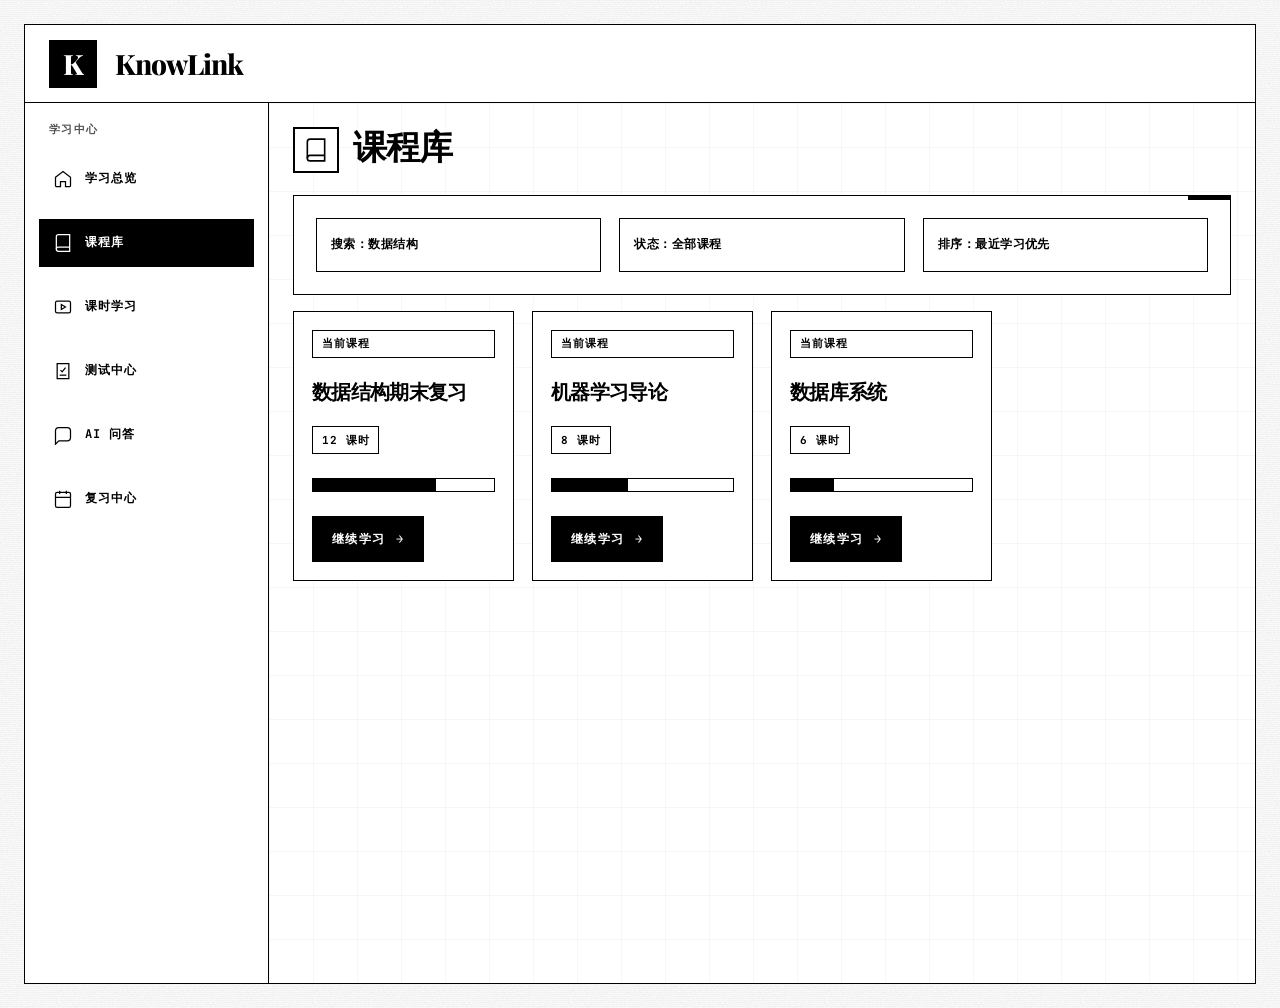
<file: recreate/pages/library.html>
<!DOCTYPE html>
<html lang="zh-CN">
<head>
  <meta charset="utf-8" />
  <meta name="viewport" content="width=device-width, initial-scale=1" />
  <title>KnowLink 全新前端高保真原型</title>
  <link rel="preconnect" href="https://fonts.googleapis.com" />
  <link rel="preconnect" href="https://fonts.gstatic.com" crossorigin />
  <link href="https://fonts.googleapis.com/css2?family=JetBrains+Mono:wght@400;500;600;700;800&family=Playfair+Display:ital,wght@0,400;0,600;0,700;0,800;1,400;1,700&family=Source+Serif+4:opsz,wght@8..60,400;8..60,500;8..60,600;8..60,700&display=swap" rel="stylesheet" />
  <link rel="stylesheet" href="../styles/knowlink-mono.css" />
</head>
<body data-page="library">
  <div class="prototype">
    <div class="frame">
      <div class="topbar">
        <div class="logo">K</div>
        <div class="brand-title">KnowLink</div>
      </div>

      <div class="shell">
        <aside class="sidebar">
          <div class="side-label">学习中心</div>
          <div class="nav-item active" data-screen="home">
            <svg viewBox="0 0 24 24" fill="none" stroke="currentColor" stroke-width="2"><path d="m3 10 9-7 9 7v10a1 1 0 0 1-1 1h-5v-6H9v6H4a1 1 0 0 1-1-1z"/></svg>
            学习总览
          </div>
          <div class="nav-item" data-screen="library">
            <svg viewBox="0 0 24 24" fill="none" stroke="currentColor" stroke-width="2"><path d="M4 19.5A2.5 2.5 0 0 1 6.5 17H20"/><path d="M4 4.5A2.5 2.5 0 0 1 6.5 2H20v20H6.5A2.5 2.5 0 0 1 4 19.5z"/></svg>
            课程库
          </div>
          <div class="nav-item" data-screen="lesson">
            <svg viewBox="0 0 24 24" fill="none" stroke="currentColor" stroke-width="2"><rect x="3" y="5" width="18" height="14" rx="2"/><path d="m10 9 5 3-5 3z"/></svg>
            课时学习
          </div>
          <div class="nav-item" data-screen="test">
            <svg viewBox="0 0 24 24" fill="none" stroke="currentColor" stroke-width="2"><path d="M9 11l2 2 4-5"/><path d="M5 3h14v18H5z"/><path d="M8 17h8"/></svg>
            测试中心
          </div>
          <div class="nav-item" data-screen="chat">
            <svg viewBox="0 0 24 24" fill="none" stroke="currentColor" stroke-width="2"><path d="M21 15a4 4 0 0 1-4 4H7l-4 4V7a4 4 0 0 1 4-4h10a4 4 0 0 1 4 4z"/></svg>
            AI 问答
          </div>
          <div class="nav-item" data-screen="review">
            <svg viewBox="0 0 24 24" fill="none" stroke="currentColor" stroke-width="2"><path d="M8 2v4M16 2v4M3 10h18"/><rect x="3" y="4" width="18" height="18" rx="2"/></svg>
            复习中心
          </div>
        </aside>

        <main class="content">
          <!-- LIBRARY -->
          <section class="screen" id="library">
            <div class="page-title">
              <div class="title-left">
                <div class="title-icon">
                  <svg viewBox="0 0 24 24" width="26" height="26" fill="none" stroke="currentColor" stroke-width="2"><path d="M4 19.5A2.5 2.5 0 0 1 6.5 17H20"/><path d="M4 4.5A2.5 2.5 0 0 1 6.5 2H20v20H6.5A2.5 2.5 0 0 1 4 19.5z"/></svg>
                </div>
                <div>
                  <h1>课程库</h1>
                </div>
              </div>
            </div>

            <div class="card" style="margin-bottom:16px">
              <div class="grid cols-3">
                <div class="field">搜索：数据结构</div>
                <div class="field">状态：全部课程</div>
                <div class="field">排序：最近学习优先</div>
              </div>
            </div>

            <div class="grid cols-4">
              <div class="course-tile">
                <span class="pill green">当前课程</span>
                <h3 style="margin-top:12px">数据结构期末复习</h3>
                <div class="stats"><span class="pill">12 课时</span></div>
                <div class="progress"><span style="width:68%"></span></div>
                <div class="actions" style="margin-top:14px;justify-content:flex-start">
                  <button class="btn primary" data-jump="workspace">继续学习</button>
                </div>
              </div>
              <div class="course-tile">
                <span class="pill course-status-placeholder">当前课程</span>
                <h3 style="margin-top:12px">机器学习导论</h3>
                <div class="stats"><span class="pill">8 课时</span></div>
                <div class="progress"><span style="width:42%"></span></div>
                <div class="actions" style="margin-top:14px;justify-content:flex-start"><button class="btn primary" data-jump="workspace">继续学习</button></div>
              </div>
              <div class="course-tile">
                <span class="pill course-status-placeholder">当前课程</span>
                <h3 style="margin-top:12px">数据库系统</h3>
                <div class="stats"><span class="pill">6 课时</span></div>
                <div class="progress orange"><span style="width:24%"></span></div>
                <div class="actions" style="margin-top:14px;justify-content:flex-start"><button class="btn primary" data-jump="workspace">继续学习</button></div>
              </div>
            </div>
          </section>

        </main>
      </div>
    </div>
  </div>

  <script>
    (function () {
      const routeMap = {
        home: 'index.html',
        library: 'library.html',
        workspace: 'workspace.html',
        lesson: 'lesson.html',
        test: 'test.html',
        chat: 'chat.html',
        review: 'review.html',
      };

      const navItems = document.querySelectorAll('.nav-item');
      const screens = document.querySelectorAll('.screen');
      const isInPages = /[\\/]pages[\\/]?/i.test(window.location.pathname);

      function currentUrl(screen) {
        const file = routeMap[screen];
        if (!file) return null;
        return isInPages
          ? (screen === 'home' ? '../index.html' : `./${file}`)
          : (screen === 'home' ? 'index.html' : `pages/${file}`);
      }

      function showScreen(screenId) {
        let activated = false;
        screens.forEach((screen) => {
          const active = screen.id === screenId;
          screen.classList.toggle('active', active);
          if (active) {
            activated = true;
          }
        });

        if (!activated) return false;

        navItems.forEach((item) => {
          item.classList.toggle('active', item.dataset.screen === screenId);
        });

        const content = document.querySelector('.content');
        if (content) {
          content.scrollTo({ top: 0, behavior: 'smooth' });
        }
        return true;
      }

      function goTo(screenId) {
        if (!showScreen(screenId)) {
          const href = currentUrl(screenId);
          if (href) {
            window.location.href = href;
          }
        }
      }

      navItems.forEach((item) => {
        item.addEventListener('click', () => goTo(item.dataset.screen));
      });

      document.querySelectorAll('[data-jump]').forEach((btn) => {
        btn.addEventListener('click', () => goTo(btn.dataset.jump));
      });

      const firstScreen = document.querySelector('.screen[id]');
      if (firstScreen) {
        showScreen(firstScreen.id);
      }
    })();
  </script>
</body>
</html>
</file>
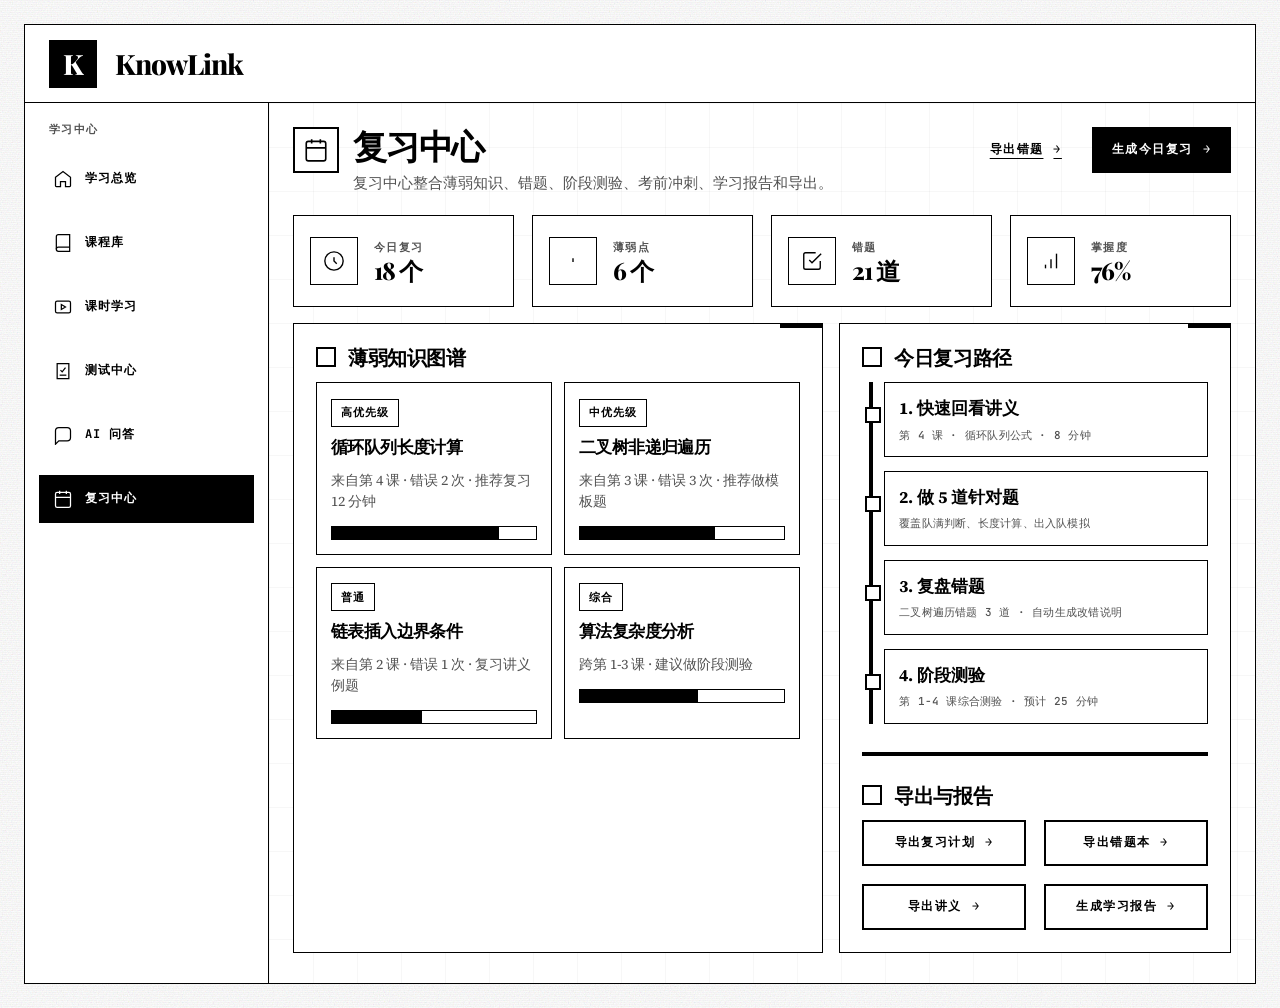
<file: recreate/pages/review.html>
<!DOCTYPE html>
<html lang="zh-CN">
<head>
  <meta charset="utf-8" />
  <meta name="viewport" content="width=device-width, initial-scale=1" />
  <title>KnowLink 全新前端高保真原型</title>
  <link rel="preconnect" href="https://fonts.googleapis.com" />
  <link rel="preconnect" href="https://fonts.gstatic.com" crossorigin />
  <link href="https://fonts.googleapis.com/css2?family=JetBrains+Mono:wght@400;500;600;700;800&family=Playfair+Display:ital,wght@0,400;0,600;0,700;0,800;1,400;1,700&family=Source+Serif+4:opsz,wght@8..60,400;8..60,500;8..60,600;8..60,700&display=swap" rel="stylesheet" />
  <link rel="stylesheet" href="../styles/knowlink-mono.css" />
</head>
<body data-page="review">
  <div class="prototype">
    <div class="frame">
      <div class="topbar">
        <div class="logo">K</div>
        <div class="brand-title">KnowLink</div>
      </div>

      <div class="shell">
        <aside class="sidebar">
          <div class="side-label">学习中心</div>
          <div class="nav-item active" data-screen="home">
            <svg viewBox="0 0 24 24" fill="none" stroke="currentColor" stroke-width="2"><path d="m3 10 9-7 9 7v10a1 1 0 0 1-1 1h-5v-6H9v6H4a1 1 0 0 1-1-1z"/></svg>
            学习总览
          </div>
          <div class="nav-item" data-screen="library">
            <svg viewBox="0 0 24 24" fill="none" stroke="currentColor" stroke-width="2"><path d="M4 19.5A2.5 2.5 0 0 1 6.5 17H20"/><path d="M4 4.5A2.5 2.5 0 0 1 6.5 2H20v20H6.5A2.5 2.5 0 0 1 4 19.5z"/></svg>
            课程库
          </div>
          <div class="nav-item" data-screen="lesson">
            <svg viewBox="0 0 24 24" fill="none" stroke="currentColor" stroke-width="2"><rect x="3" y="5" width="18" height="14" rx="2"/><path d="m10 9 5 3-5 3z"/></svg>
            课时学习
          </div>
          <div class="nav-item" data-screen="test">
            <svg viewBox="0 0 24 24" fill="none" stroke="currentColor" stroke-width="2"><path d="M9 11l2 2 4-5"/><path d="M5 3h14v18H5z"/><path d="M8 17h8"/></svg>
            测试中心
          </div>
          <div class="nav-item" data-screen="chat">
            <svg viewBox="0 0 24 24" fill="none" stroke="currentColor" stroke-width="2"><path d="M21 15a4 4 0 0 1-4 4H7l-4 4V7a4 4 0 0 1 4-4h10a4 4 0 0 1 4 4z"/></svg>
            AI 问答
          </div>
          <div class="nav-item" data-screen="review">
            <svg viewBox="0 0 24 24" fill="none" stroke="currentColor" stroke-width="2"><path d="M8 2v4M16 2v4M3 10h18"/><rect x="3" y="4" width="18" height="18" rx="2"/></svg>
            复习中心
          </div>
        </aside>

        <main class="content">
          <!-- REVIEW -->
          <section class="screen" id="review">
            <div class="page-title">
              <div class="title-left">
                <div class="title-icon">
                  <svg viewBox="0 0 24 24" width="26" height="26" fill="none" stroke="currentColor" stroke-width="2"><path d="M8 2v4M16 2v4M3 10h18"/><rect x="3" y="4" width="18" height="18" rx="2"/></svg>
                </div>
                <div>
                  <h1>复习中心</h1>
                  <div class="subtitle">复习中心整合薄弱知识、错题、阶段测验、考前冲刺、学习报告和导出。</div>
                </div>
              </div>
              <div class="actions">
                <button class="btn ghost">导出错题</button>
                <button class="btn primary">生成今日复习</button>
              </div>
            </div>

            <div class="grid cols-4" style="margin-bottom:16px">
              <div class="metric"><div class="soft-icon"><svg viewBox="0 0 24 24" width="22" height="22" fill="none" stroke="currentColor" stroke-width="2"><path d="M12 8v4l3 3"/><circle cx="12" cy="12" r="10"/></svg></div><div><div class="label">今日复习</div><div class="value">18 个</div></div></div>
              <div class="metric"><div class="soft-icon"><svg viewBox="0 0 24 24" width="22" height="22" fill="none" stroke="currentColor" stroke-width="2"><path d="M12 9v4"/><path d="M12 17h.01"/></svg></div><div><div class="label">薄弱点</div><div class="value">6 个</div></div></div>
              <div class="metric"><div class="soft-icon"><svg viewBox="0 0 24 24" width="22" height="22" fill="none" stroke="currentColor" stroke-width="2"><path d="m9 11 3 3L22 4"/><path d="M21 12v7a2 2 0 0 1-2 2H5a2 2 0 0 1-2-2V5a2 2 0 0 1 2-2h11"/></svg></div><div><div class="label">错题</div><div class="value">21 道</div></div></div>
              <div class="metric"><div class="soft-icon"><svg viewBox="0 0 24 24" width="22" height="22" fill="none" stroke="currentColor" stroke-width="2"><path d="M12 20V10"/><path d="M18 20V4"/><path d="M6 20v-4"/></svg></div><div><div class="label">掌握度</div><div class="value">76%</div></div></div>
            </div>

            <div class="split">
              <div class="card">
                <h2 class="section-title">薄弱知识图谱</h2>
                <div class="review-map">
                  <div class="weak-card">
                    <span class="pill red">高优先级</span>
                    <h3 style="margin-top:10px">循环队列长度计算</h3>
                    <p class="small muted">来自第 4 课 · 错误 2 次 · 推荐复习 12 分钟</p>
                    <div class="progress red"><span style="width:82%;background:var(--red)"></span></div>
                  </div>
                  <div class="weak-card">
                    <span class="pill orange">中优先级</span>
                    <h3 style="margin-top:10px">二叉树非递归遍历</h3>
                    <p class="small muted">来自第 3 课 · 错误 3 次 · 推荐做模板题</p>
                    <div class="progress orange"><span style="width:66%"></span></div>
                  </div>
                  <div class="weak-card">
                    <span class="pill">普通</span>
                    <h3 style="margin-top:10px">链表插入边界条件</h3>
                    <p class="small muted">来自第 2 课 · 错误 1 次 · 复习讲义例题</p>
                    <div class="progress"><span style="width:44%"></span></div>
                  </div>
                  <div class="weak-card">
                    <span class="pill purple">综合</span>
                    <h3 style="margin-top:10px">算法复杂度分析</h3>
                    <p class="small muted">跨第 1-3 课 · 建议做阶段测验</p>
                    <div class="progress"><span style="width:58%;background:var(--purple)"></span></div>
                  </div>
                </div>
              </div>

              <div class="card">
                <h2 class="section-title">今日复习路径</h2>
                <div class="timeline">
                  <div class="tl"><div class="name">1. 快速回看讲义</div><div class="meta">第 4 课 · 循环队列公式 · 8 分钟</div></div>
                  <div class="tl"><div class="name">2. 做 5 道针对题</div><div class="meta">覆盖队满判断、长度计算、出入队模拟</div></div>
                  <div class="tl"><div class="name">3. 复盘错题</div><div class="meta">二叉树遍历错题 3 道 · 自动生成改错说明</div></div>
                  <div class="tl"><div class="name">4. 阶段测验</div><div class="meta">第 1-4 课综合测验 · 预计 25 分钟</div></div>
                </div>
                <div class="divider"></div>
                <h2 class="section-title">导出与报告</h2>
                <div class="grid cols-2">
                  <button class="btn light">导出复习计划</button>
                  <button class="btn light">导出错题本</button>
                  <button class="btn light">导出讲义</button>
                  <button class="btn light">生成学习报告</button>
                </div>
              </div>
            </div>
          </section>
        </main>
      </div>
    </div>
  </div>

  <script>
    (function () {
      const routeMap = {
        home: 'index.html',
        library: 'library.html',
        workspace: 'workspace.html',
        lesson: 'lesson.html',
        test: 'test.html',
        chat: 'chat.html',
        review: 'review.html',
      };

      const navItems = document.querySelectorAll('.nav-item');
      const screens = document.querySelectorAll('.screen');
      const isInPages = /[\\/]pages[\\/]?/i.test(window.location.pathname);

      function currentUrl(screen) {
        const file = routeMap[screen];
        if (!file) return null;
        return isInPages
          ? (screen === 'home' ? '../index.html' : `./${file}`)
          : (screen === 'home' ? 'index.html' : `pages/${file}`);
      }

      function showScreen(screenId) {
        let activated = false;
        screens.forEach((screen) => {
          const active = screen.id === screenId;
          screen.classList.toggle('active', active);
          if (active) {
            activated = true;
          }
        });

        if (!activated) return false;

        navItems.forEach((item) => {
          item.classList.toggle('active', item.dataset.screen === screenId);
        });

        const content = document.querySelector('.content');
        if (content) {
          content.scrollTo({ top: 0, behavior: 'smooth' });
        }
        return true;
      }

      function goTo(screenId) {
        if (!showScreen(screenId)) {
          const href = currentUrl(screenId);
          if (href) {
            window.location.href = href;
          }
        }
      }

      navItems.forEach((item) => {
        item.addEventListener('click', () => goTo(item.dataset.screen));
      });

      document.querySelectorAll('[data-jump]').forEach((btn) => {
        btn.addEventListener('click', () => goTo(btn.dataset.jump));
      });

      const firstScreen = document.querySelector('.screen[id]');
      if (firstScreen) {
        showScreen(firstScreen.id);
      }
    })();
  </script>
</body>
</html>
</file>
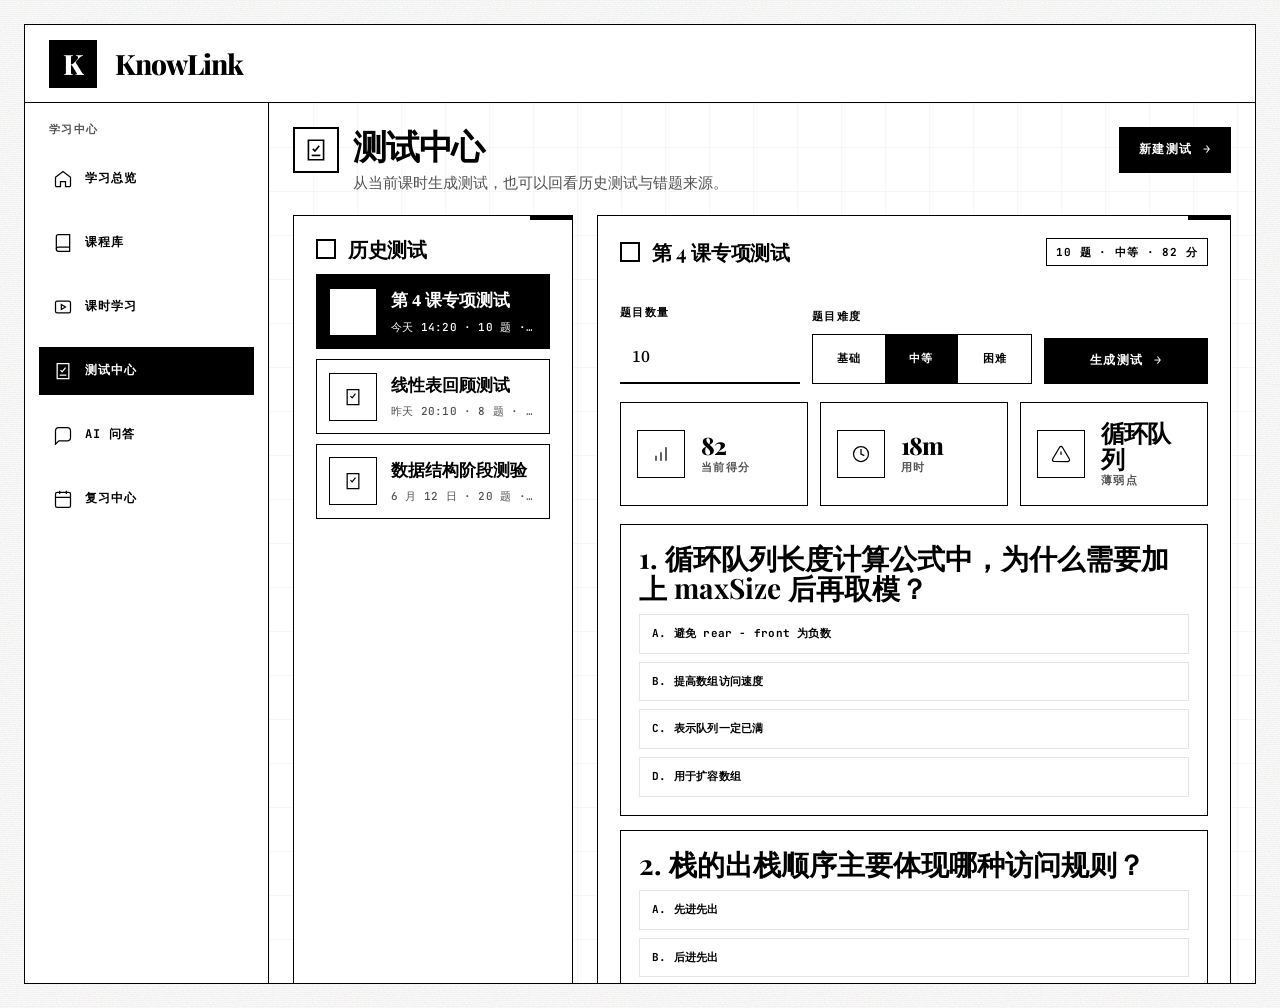
<file: recreate/pages/test.html>
<!DOCTYPE html>
<html lang="zh-CN">
<head>
  <meta charset="utf-8" />
  <meta name="viewport" content="width=device-width, initial-scale=1" />
  <title>KnowLink 测试中心</title>
  <link rel="preconnect" href="https://fonts.googleapis.com" />
  <link rel="preconnect" href="https://fonts.gstatic.com" crossorigin />
  <link href="https://fonts.googleapis.com/css2?family=JetBrains+Mono:wght@400;500;600;700;800&family=Playfair+Display:ital,wght@0,400;0,600;0,700;0,800;1,400;1,700&family=Source+Serif+4:opsz,wght@8..60,400;8..60,500;8..60,600;8..60,700&display=swap" rel="stylesheet" />
  <link rel="stylesheet" href="../styles/knowlink-mono.css" />
</head>
<body data-page="test">
  <div class="prototype">
    <div class="frame">
      <div class="topbar">
        <div class="logo">K</div>
        <div class="brand-title">KnowLink</div>
      </div>

      <div class="shell">
        <aside class="sidebar">
          <div class="side-label">学习中心</div>
          <div class="nav-item" data-screen="home">
            <svg viewBox="0 0 24 24" fill="none" stroke="currentColor" stroke-width="2"><path d="m3 10 9-7 9 7v10a1 1 0 0 1-1 1h-5v-6H9v6H4a1 1 0 0 1-1-1z"/></svg>
            学习总览
          </div>
          <div class="nav-item" data-screen="library">
            <svg viewBox="0 0 24 24" fill="none" stroke="currentColor" stroke-width="2"><path d="M4 19.5A2.5 2.5 0 0 1 6.5 17H20"/><path d="M4 4.5A2.5 2.5 0 0 1 6.5 2H20v20H6.5A2.5 2.5 0 0 1 4 19.5z"/></svg>
            课程库
          </div>
          <div class="nav-item" data-screen="lesson">
            <svg viewBox="0 0 24 24" fill="none" stroke="currentColor" stroke-width="2"><rect x="3" y="5" width="18" height="14" rx="2"/><path d="m10 9 5 3-5 3z"/></svg>
            课时学习
          </div>
          <div class="nav-item active" data-screen="test">
            <svg viewBox="0 0 24 24" fill="none" stroke="currentColor" stroke-width="2"><path d="M9 11l2 2 4-5"/><path d="M5 3h14v18H5z"/><path d="M8 17h8"/></svg>
            测试中心
          </div>
          <div class="nav-item" data-screen="chat">
            <svg viewBox="0 0 24 24" fill="none" stroke="currentColor" stroke-width="2"><path d="M21 15a4 4 0 0 1-4 4H7l-4 4V7a4 4 0 0 1 4-4h10a4 4 0 0 1 4 4z"/></svg>
            AI 问答
          </div>
          <div class="nav-item" data-screen="review">
            <svg viewBox="0 0 24 24" fill="none" stroke="currentColor" stroke-width="2"><path d="M8 2v4M16 2v4M3 10h18"/><rect x="3" y="4" width="18" height="18" rx="2"/></svg>
            复习中心
          </div>
        </aside>

        <main class="content">
          <section class="screen active" id="test">
            <div class="page-title">
              <div class="title-left">
                <div class="title-icon">
                  <svg viewBox="0 0 24 24" width="26" height="26" fill="none" stroke="currentColor" stroke-width="2"><path d="M9 11l2 2 4-5"/><path d="M5 3h14v18H5z"/><path d="M8 17h8"/></svg>
                </div>
                <div>
                  <h1>测试中心</h1>
                  <div class="subtitle">从当前课时生成测试，也可以回看历史测试与错题来源。</div>
                </div>
              </div>
              <div class="actions">
                <button class="btn primary" type="button" data-generate-test>新建测试</button>
              </div>
            </div>

            <div class="test-layout">
              <aside class="card test-history">
                <h2 class="section-title">历史测试</h2>
                <div class="list test-history-list" id="testHistoryList">
                  <button class="row history-test active" type="button" data-test-title="第 4 课专项测试" data-test-meta="10 题 · 中等 · 82 分" data-test-score="82" data-test-weak="循环队列长度计算">
                    <div class="soft-icon"><svg viewBox="0 0 24 24" width="20" height="20" fill="none" stroke="currentColor"><path d="M9 11l2 2 4-5"/><path d="M5 3h14v18H5z"/></svg></div>
                    <div class="main"><div class="name">第 4 课专项测试</div><div class="meta">今天 14:20 · 10 题 · 中等 · 82 分</div></div>
                  </button>
                  <button class="row history-test" type="button" data-test-title="线性表回顾测试" data-test-meta="8 题 · 基础 · 90 分" data-test-score="90" data-test-weak="链表插入边界">
                    <div class="soft-icon"><svg viewBox="0 0 24 24" width="20" height="20" fill="none" stroke="currentColor"><path d="M9 11l2 2 4-5"/><path d="M5 3h14v18H5z"/></svg></div>
                    <div class="main"><div class="name">线性表回顾测试</div><div class="meta">昨天 20:10 · 8 题 · 基础 · 90 分</div></div>
                  </button>
                  <button class="row history-test" type="button" data-test-title="数据结构阶段测验" data-test-meta="20 题 · 困难 · 76 分" data-test-score="76" data-test-weak="二叉树非递归遍历">
                    <div class="soft-icon"><svg viewBox="0 0 24 24" width="20" height="20" fill="none" stroke="currentColor"><path d="M9 11l2 2 4-5"/><path d="M5 3h14v18H5z"/></svg></div>
                    <div class="main"><div class="name">数据结构阶段测验</div><div class="meta">6 月 12 日 · 20 题 · 困难 · 76 分</div></div>
                  </button>
                </div>
              </aside>

              <section class="card test-main">
                <div class="card-head">
                  <h2 class="section-title" id="activeTestTitle">第 4 课专项测试</h2>
                  <span class="pill" id="activeTestMeta">10 题 · 中等 · 82 分</span>
                </div>

                <div class="test-config">
                  <label>
                    <div class="modal-label">题目数量</div>
                    <input class="modal-input" id="testQuestionCount" type="number" min="1" max="50" value="10" />
                  </label>
                  <div>
                    <div class="modal-label">题目难度</div>
                    <div class="choice-row" id="testDifficultyChoices">
                      <button class="choice-btn" type="button">基础</button>
                      <button class="choice-btn active" type="button">中等</button>
                      <button class="choice-btn" type="button">困难</button>
                    </div>
                  </div>
                  <button class="btn primary" type="button" data-create-test>生成测试</button>
                </div>

                <div class="test-result-band">
                  <div class="metric"><div class="soft-icon"><svg viewBox="0 0 24 24" width="20" height="20" fill="none" stroke="currentColor"><path d="M12 20V10"/><path d="M18 20V4"/><path d="M6 20v-6"/></svg></div><div><div class="value" id="activeTestScore">82</div><div class="label">当前得分</div></div></div>
                  <div class="metric"><div class="soft-icon"><svg viewBox="0 0 24 24" width="20" height="20" fill="none" stroke="currentColor"><path d="M12 6v6l4 2"/><circle cx="12" cy="12" r="9"/></svg></div><div><div class="value">18m</div><div class="label">用时</div></div></div>
                  <div class="metric"><div class="soft-icon"><svg viewBox="0 0 24 24" width="20" height="20" fill="none" stroke="currentColor"><path d="M12 9v4"/><path d="M12 17h.01"/><path d="M10.3 3.9 2 18a2 2 0 0 0 1.7 3h16.6A2 2 0 0 0 22 18L13.7 3.9a2 2 0 0 0-3.4 0z"/></svg></div><div><div class="value" id="activeTestWeak">循环队列</div><div class="label">薄弱点</div></div></div>
                </div>

                <div class="test-paper" id="testPaper">
                  <article class="question-card">
                    <h3>1. 循环队列长度计算公式中，为什么需要加上 maxSize 后再取模？</h3>
                    <div class="option-list">
                      <div class="option-item">A. 避免 rear - front 为负数</div>
                      <div class="option-item">B. 提高数组访问速度</div>
                      <div class="option-item">C. 表示队列一定已满</div>
                      <div class="option-item">D. 用于扩容数组</div>
                    </div>
                  </article>
                  <article class="question-card">
                    <h3>2. 栈的出栈顺序主要体现哪种访问规则？</h3>
                    <div class="option-list">
                      <div class="option-item">A. 先进先出</div>
                      <div class="option-item">B. 后进先出</div>
                      <div class="option-item">C. 随机访问</div>
                      <div class="option-item">D. 按优先级访问</div>
                    </div>
                  </article>
                </div>
              </section>
            </div>
          </section>
        </main>
      </div>
    </div>
  </div>

  <script>
    (function () {
      const routeMap = {
        home: 'index.html',
        library: 'library.html',
        workspace: 'workspace.html',
        lesson: 'lesson.html',
        test: 'test.html',
        chat: 'chat.html',
        review: 'review.html',
      };

      function currentUrl(screen) {
        const file = routeMap[screen];
        if (!file) return null;
        return screen === 'home' ? '../index.html' : `./${file}`;
      }

      function goTo(screenId) {
        if (screenId === 'test') return;
        const href = currentUrl(screenId);
        if (href) window.location.href = href;
      }

      document.querySelectorAll('.nav-item').forEach((item) => {
        item.addEventListener('click', () => goTo(item.dataset.screen));
      });

      document.querySelectorAll('.choice-row').forEach((row) => {
        row.querySelectorAll('.choice-btn').forEach((btn) => {
          btn.addEventListener('click', () => {
            row.querySelectorAll('.choice-btn').forEach((item) => item.classList.remove('active'));
            btn.classList.add('active');
          });
        });
      });

      const testHistoryList = document.getElementById('testHistoryList');
      const activeTestTitle = document.getElementById('activeTestTitle');
      const activeTestMeta = document.getElementById('activeTestMeta');
      const activeTestScore = document.getElementById('activeTestScore');
      const activeTestWeak = document.getElementById('activeTestWeak');
      const testPaper = document.getElementById('testPaper');
      const testQuestionCount = document.getElementById('testQuestionCount');

      function setActiveTest(item) {
        if (!item) return;
        testHistoryList?.querySelectorAll('.history-test').forEach((row) => row.classList.remove('active'));
        item.classList.add('active');
        if (activeTestTitle) activeTestTitle.textContent = item.dataset.testTitle || '本节测试';
        if (activeTestMeta) activeTestMeta.textContent = item.dataset.testMeta || '10 题 · 中等';
        if (activeTestScore) activeTestScore.textContent = item.dataset.testScore || '--';
        if (activeTestWeak) activeTestWeak.textContent = (item.dataset.testWeak || '待分析').slice(0, 4);
      }

      testHistoryList?.addEventListener('click', (event) => {
        const item = event.target.closest('.history-test');
        if (item) setActiveTest(item);
      });

      function generateTest() {
        const count = Math.max(1, Number(testQuestionCount?.value || 10));
        const difficulty = document.querySelector('#testDifficultyChoices .choice-btn.active')?.textContent.trim() || '中等';
        const item = document.createElement('button');
        item.className = 'row history-test';
        item.type = 'button';
        item.dataset.testTitle = '第 4 课新测试';
        item.dataset.testMeta = `${count} 题 · ${difficulty} · 未完成`;
        item.dataset.testScore = '--';
        item.dataset.testWeak = '待分析';
        item.innerHTML = `
          <div class="soft-icon"><svg viewBox="0 0 24 24" width="20" height="20" fill="none" stroke="currentColor"><path d="M9 11l2 2 4-5"/><path d="M5 3h14v18H5z"/></svg></div>
          <div class="main"><div class="name">第 4 课新测试</div><div class="meta">刚刚生成 · ${count} 题 · ${difficulty} · 未完成</div></div>
        `;
        testHistoryList?.prepend(item);
        setActiveTest(item);
        if (testPaper) {
          testPaper.innerHTML = `
            <article class="question-card">
              <h3>1. 当前测试已按“${count} 题 · ${difficulty}”生成，第一题会优先覆盖循环队列长度计算。</h3>
              <div class="option-list">
                <div class="option-item">A. (rear - front + maxSize) % maxSize</div>
                <div class="option-item">B. rear + front</div>
                <div class="option-item">C. front - rear</div>
                <div class="option-item">D. maxSize - 1</div>
              </div>
            </article>
            <article class="question-card">
              <h3>2. 系统会根据本节视频、课件和字幕继续补齐剩余题目。</h3>
              <div class="option-list">
                <div class="option-item">题型范围：概念判断、出入队模拟、公式应用、错题变式</div>
              </div>
            </article>
          `;
        }
      }

      document.querySelector('[data-create-test]')?.addEventListener('click', generateTest);
      document.querySelector('[data-generate-test]')?.addEventListener('click', generateTest);
    })();
  </script>
</body>
</html>
</file>
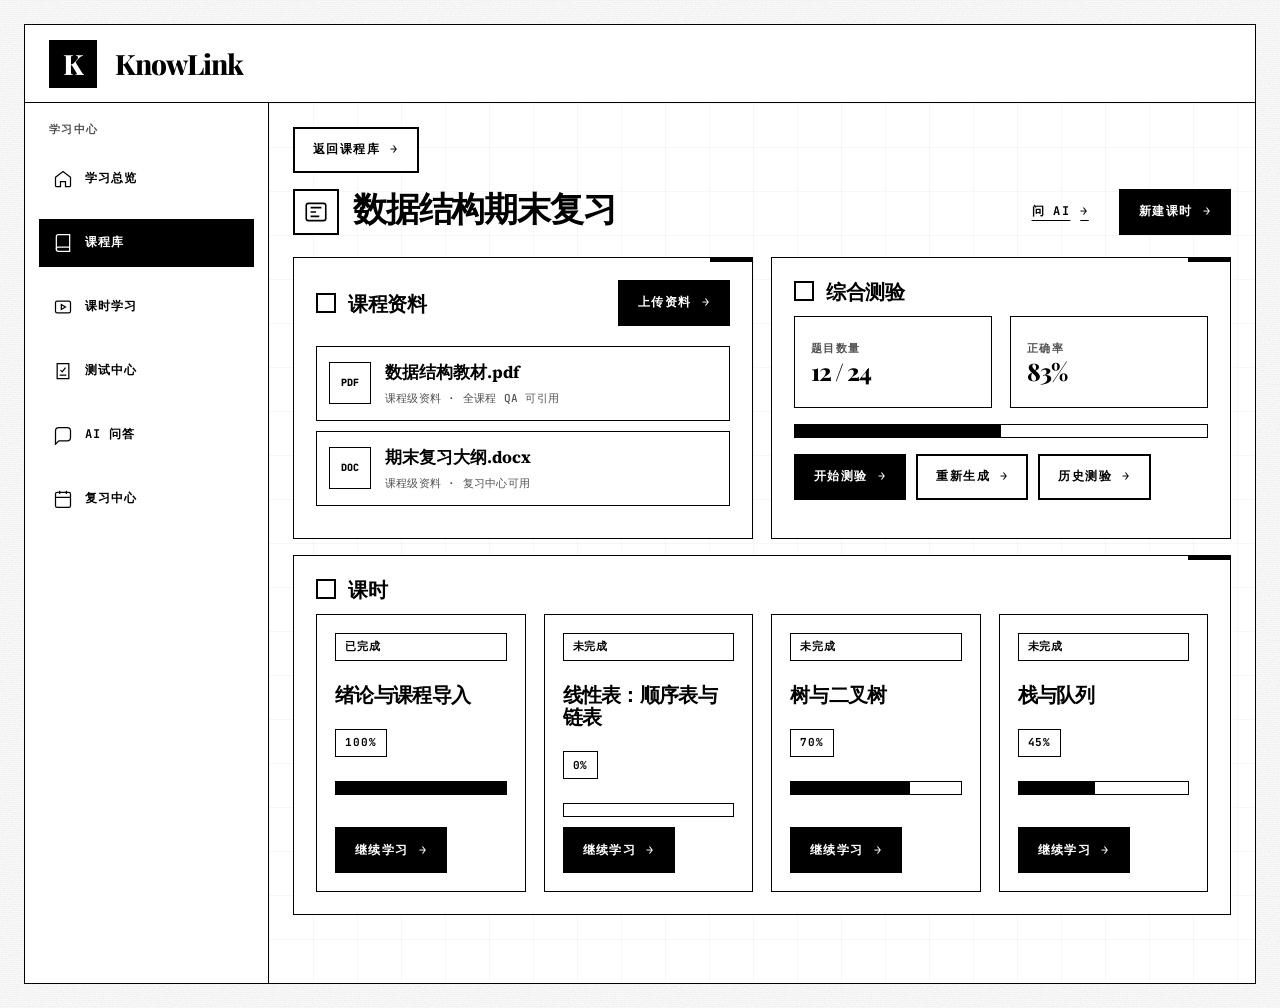
<file: recreate/pages/workspace.html>
<!DOCTYPE html>
<html lang="zh-CN">
<head>
  <meta charset="utf-8" />
  <meta name="viewport" content="width=device-width, initial-scale=1" />
  <title>KnowLink 全新前端高保真原型</title>
  <link rel="preconnect" href="https://fonts.googleapis.com" />
  <link rel="preconnect" href="https://fonts.gstatic.com" crossorigin />
  <link href="https://fonts.googleapis.com/css2?family=JetBrains+Mono:wght@400;500;600;700;800&family=Playfair+Display:ital,wght@0,400;0,600;0,700;0,800;1,400;1,700&family=Source+Serif+4:opsz,wght@8..60,400;8..60,500;8..60,600;8..60,700&display=swap" rel="stylesheet" />
  <link rel="stylesheet" href="../styles/knowlink-mono.css" />
</head>
<body data-page="workspace">
  <div class="prototype">
    <div class="frame">
      <div class="topbar">
        <div class="logo">K</div>
        <div class="brand-title">KnowLink</div>
      </div>

      <div class="shell">
        <aside class="sidebar">
          <div class="side-label">学习中心</div>
          <div class="nav-item" data-screen="home">
            <svg viewBox="0 0 24 24" fill="none" stroke="currentColor" stroke-width="2"><path d="m3 10 9-7 9 7v10a1 1 0 0 1-1 1h-5v-6H9v6H4a1 1 0 0 1-1-1z"/></svg>
            学习总览
          </div>
          <div class="nav-item active" data-screen="library">
            <svg viewBox="0 0 24 24" fill="none" stroke="currentColor" stroke-width="2"><path d="M4 19.5A2.5 2.5 0 0 1 6.5 17H20"/><path d="M4 4.5A2.5 2.5 0 0 1 6.5 2H20v20H6.5A2.5 2.5 0 0 1 4 19.5z"/></svg>
            课程库
          </div>
          <div class="nav-item" data-screen="lesson">
            <svg viewBox="0 0 24 24" fill="none" stroke="currentColor" stroke-width="2"><rect x="3" y="5" width="18" height="14" rx="2"/><path d="m10 9 5 3-5 3z"/></svg>
            课时学习
          </div>
          <div class="nav-item" data-screen="test">
            <svg viewBox="0 0 24 24" fill="none" stroke="currentColor" stroke-width="2"><path d="M9 11l2 2 4-5"/><path d="M5 3h14v18H5z"/><path d="M8 17h8"/></svg>
            测试中心
          </div>
          <div class="nav-item" data-screen="chat">
            <svg viewBox="0 0 24 24" fill="none" stroke="currentColor" stroke-width="2"><path d="M21 15a4 4 0 0 1-4 4H7l-4 4V7a4 4 0 0 1 4-4h10a4 4 0 0 1 4 4z"/></svg>
            AI 问答
          </div>
          <div class="nav-item" data-screen="review">
            <svg viewBox="0 0 24 24" fill="none" stroke="currentColor" stroke-width="2"><path d="M8 2v4M16 2v4M3 10h18"/><rect x="3" y="4" width="18" height="18" rx="2"/></svg>
            复习中心
          </div>
        </aside>

        <main class="content">
          <!-- WORKSPACE -->
          <section class="screen" id="workspace">
            <button class="btn light" data-jump="library" style="margin-bottom:16px">返回课程库</button>
            <div class="page-title">
              <div class="title-left">
                <div class="title-icon">
                  <svg viewBox="0 0 24 24" width="26" height="26" fill="none" stroke="currentColor" stroke-width="2"><rect x="3" y="4" width="18" height="16" rx="2"/><path d="M7 8h10M7 12h5M7 16h8"/></svg>
                </div>
                <div>
                  <h1>数据结构期末复习</h1>
                </div>
              </div>
              <div class="actions">
                <button class="btn ghost" data-jump="chat">问 AI</button>
                <button class="btn primary" type="button" data-open-lesson-modal>新建课时</button>
              </div>
            </div>


            <div class="grid cols-2" style="margin-top:16px">
              <div class="card">
                <div class="card-head">
                  <h2 class="section-title">课程资料</h2>
                  <button class="btn primary" type="button" data-upload-materials>上传资料</button>
                </div>
                <input class="upload-input" id="courseMaterialInput" type="file" multiple accept=".pdf,.doc,.docx,.ppt,.pptx,.mp4,.srt" />
                <div class="list" id="courseMaterialList">
                  <div class="row"><div class="file-badge pdf">PDF</div><div class="main"><div class="name">数据结构教材.pdf</div><div class="meta">课程级资料 · 全课程 QA 可引用</div></div></div>
                  <div class="row"><div class="file-badge doc">DOC</div><div class="main"><div class="name">期末复习大纲.docx</div><div class="meta">课程级资料 · 复习中心可用</div></div></div>
                </div>
              </div>
              <div class="card">
                <h2 class="section-title">综合测验</h2>
                <div class="grid cols-2">
                <div class="metric">
                  <div><div class="label">题目数量</div><div class="value">12 / 24</div></div>
                </div>
                <div class="metric">
                  <div><div class="label">正确率</div><div class="value">83%</div></div>
                </div>
                </div>
                <div class="progress" style="margin-top:16px"><span style="width:50%"></span></div>
                <div class="actions" style="margin-top:16px;justify-content:flex-start">
                  <button class="btn primary">开始测验</button>
                  <button class="btn light" data-open-quiz-modal>重新生成</button>
                  <button class="btn light">历史测验</button>
                </div>
              </div>
            </div>

            <div class="card" style="margin-top:16px">
              <h2 class="section-title">课时</h2>
              <div class="grid cols-4">
                <div class="course-tile lesson-tile">
                  <span class="pill green">已完成</span>
                  <h3 style="margin-top:12px">绪论与课程导入</h3>
                  <div class="stats"><span class="pill">100%</span></div>
                  <div class="progress green"><span style="width:100%"></span></div>
                  <div class="actions"><button class="btn primary" data-jump="lesson">继续学习</button></div>
                </div>
                <div class="course-tile lesson-tile">
                  <span class="pill orange">未完成</span>
                  <h3 style="margin-top:12px">线性表：顺序表与链表</h3>
                  <div class="stats"><span class="pill">0%</span></div>
                  <div class="progress orange"><span style="width:0%"></span></div>
                  <div class="actions"><button class="btn primary" data-jump="lesson">继续学习</button></div>
                </div>
                <div class="course-tile lesson-tile">
                  <span class="pill orange">未完成</span>
                  <h3 style="margin-top:12px">树与二叉树</h3>
                  <div class="stats"><span class="pill">70%</span></div>
                  <div class="progress"><span style="width:70%"></span></div>
                  <div class="actions"><button class="btn primary" data-jump="lesson">继续学习</button></div>
                </div>
                <div class="course-tile lesson-tile">
                  <span class="pill orange">未完成</span>
                  <h3 style="margin-top:12px">栈与队列</h3>
                  <div class="stats"><span class="pill">45%</span></div>
                  <div class="progress"><span style="width:45%"></span></div>
                  <div class="actions"><button class="btn primary" data-jump="lesson">继续学习</button></div>
                </div>
              </div>
            </div>
          </section>

          <div class="modal-backdrop" id="quizRegenerateModal" aria-hidden="true">
            <div class="quiz-modal" role="dialog" aria-modal="true" aria-labelledby="quizRegenerateTitle">
              <div class="modal-head">
                <div>
                  <h2 id="quizRegenerateTitle">重新生成综合测验</h2>
                  <div class="subtitle">选择题目数量和题目难度后生成新的测验。</div>
                </div>
                <button class="modal-close" type="button" data-close-quiz-modal aria-label="关闭">×</button>
              </div>
              <div class="modal-form">
                <div>
                  <div class="modal-label">题目数量</div>
                  <input class="modal-input" type="number" min="1" placeholder="请输入题目数量" value="20" />
                </div>
                <div>
                  <div class="modal-label">题目难度</div>
                  <div class="choice-row">
                    <button class="choice-btn" type="button">基础</button>
                    <button class="choice-btn active" type="button">中等</button>
                    <button class="choice-btn" type="button">困难</button>
                  </div>
                </div>
              </div>
              <div class="actions" style="margin-top:20px">
                <button class="btn light" type="button" data-close-quiz-modal>取消</button>
                <button class="btn primary" type="button" data-close-quiz-modal>生成测验</button>
              </div>
            </div>
          </div>

          <div class="modal-backdrop" id="lessonCreateModal" aria-hidden="true">
            <div class="quiz-modal lesson-modal" role="dialog" aria-modal="true" aria-labelledby="lessonCreateTitle">
              <div class="modal-head">
                <div>
                  <h2 id="lessonCreateTitle">新建课时</h2>
                  <div class="subtitle">填写课时信息后，可上传资料或导入 B 站视频作为学习内容。</div>
                </div>
                <button class="modal-close" type="button" data-close-lesson-modal aria-label="关闭">×</button>
              </div>
              <div class="modal-form">
                <div>
                  <div class="modal-label">课时名称</div>
                  <input class="modal-input" type="text" placeholder="例如：栈与队列专项复习" />
                </div>
                <div>
                  <div class="modal-label">上传资料</div>
                  <div class="file-choice">
                    <button class="btn light" type="button" data-pick-lesson-materials>上传资料</button>
                    <div class="selected-files" id="lessonMaterialNames">暂未选择文件</div>
                  </div>
                  <input class="upload-input" id="lessonMaterialInput" type="file" multiple accept=".pdf,.doc,.docx,.ppt,.pptx,.mp4,.mov,.mkv,.avi,video/*" />
                  <div class="modal-help">支持 PDF、DOCX、PPT、视频等格式。</div>
                </div>
                <div>
                  <div class="modal-label">导入 B 站链接</div>
                  <input class="modal-input" type="url" placeholder="https://www.bilibili.com/video/BV..." />
                </div>
                <div>
                  <div class="modal-label">学习目标</div>
                  <select class="modal-input">
                    <option>期末复习</option>
                    <option>日常学习</option>
                  </select>
                </div>
                <div>
                  <div class="modal-label">当前掌握程度</div>
                  <select class="modal-input">
                    <option>零基础</option>
                    <option>基础一般</option>
                    <option>已经学过想查漏补缺</option>
                  </select>
                </div>
                <div>
                  <div class="modal-label">时间预算</div>
                  <div class="input-with-unit">
                    <input class="modal-input" type="number" min="0.5" step="0.5" placeholder="例如：2" />
                    <span class="input-unit">小时</span>
                  </div>
                </div>
              </div>
              <div class="actions" style="margin-top:20px">
                <button class="btn light" type="button" data-close-lesson-modal>取消</button>
                <button class="btn primary" type="button" data-close-lesson-modal>创建课时</button>
              </div>
            </div>
          </div>

        </main>
      </div>
    </div>
  </div>

  <script>
    (function () {
      const routeMap = {
        home: 'index.html',
        library: 'library.html',
        workspace: 'workspace.html',
        lesson: 'lesson.html',
        test: 'test.html',
        chat: 'chat.html',
        review: 'review.html',
      };

      const navItems = document.querySelectorAll('.nav-item');
      const screens = document.querySelectorAll('.screen');
      const isInPages = /[\\/]pages[\\/]?/i.test(window.location.pathname);

      function currentUrl(screen) {
        const file = routeMap[screen];
        if (!file) return null;
        return isInPages
          ? (screen === 'home' ? '../index.html' : `./${file}`)
          : (screen === 'home' ? 'index.html' : `pages/${file}`);
      }

      function showScreen(screenId) {
        let activated = false;
        screens.forEach((screen) => {
          const active = screen.id === screenId;
          screen.classList.toggle('active', active);
          if (active) {
            activated = true;
          }
        });

        if (!activated) return false;

        const activeNav = screenId === 'workspace' ? 'library' : screenId;
        navItems.forEach((item) => {
          item.classList.toggle('active', item.dataset.screen === activeNav);
        });

        const content = document.querySelector('.content');
        if (content) {
          content.scrollTo({ top: 0, behavior: 'smooth' });
        }
        return true;
      }

      function goTo(screenId) {
        if (!showScreen(screenId)) {
          const href = currentUrl(screenId);
          if (href) {
            window.location.href = href;
          }
        }
      }

      navItems.forEach((item) => {
        item.addEventListener('click', () => goTo(item.dataset.screen));
      });

      document.querySelectorAll('[data-jump]').forEach((btn) => {
        btn.addEventListener('click', () => goTo(btn.dataset.jump));
      });

      const quizModal = document.getElementById('quizRegenerateModal');
      const openQuizModal = document.querySelector('[data-open-quiz-modal]');
      const closeQuizModalButtons = document.querySelectorAll('[data-close-quiz-modal]');
      const lessonModal = document.getElementById('lessonCreateModal');
      const openLessonModal = document.querySelector('[data-open-lesson-modal]');
      const closeLessonModalButtons = document.querySelectorAll('[data-close-lesson-modal]');

      function setQuizModal(open) {
        if (!quizModal) return;
        quizModal.classList.toggle('active', open);
        quizModal.setAttribute('aria-hidden', open ? 'false' : 'true');
      }

      function setLessonModal(open) {
        if (!lessonModal) return;
        lessonModal.classList.toggle('active', open);
        lessonModal.setAttribute('aria-hidden', open ? 'false' : 'true');
      }

      if (openQuizModal) {
        openQuizModal.addEventListener('click', () => setQuizModal(true));
      }

      if (openLessonModal) {
        openLessonModal.addEventListener('click', () => setLessonModal(true));
      }

      closeQuizModalButtons.forEach((btn) => {
        btn.addEventListener('click', () => setQuizModal(false));
      });

      closeLessonModalButtons.forEach((btn) => {
        btn.addEventListener('click', () => setLessonModal(false));
      });

      if (quizModal) {
        quizModal.addEventListener('click', (event) => {
          if (event.target === quizModal) {
            setQuizModal(false);
          }
        });
      }

      if (lessonModal) {
        lessonModal.addEventListener('click', (event) => {
          if (event.target === lessonModal) {
            setLessonModal(false);
          }
        });
      }

      document.querySelectorAll('.choice-row').forEach((row) => {
        row.querySelectorAll('.choice-btn').forEach((btn) => {
          btn.addEventListener('click', () => {
            row.querySelectorAll('.choice-btn').forEach((item) => item.classList.remove('active'));
            btn.classList.add('active');
          });
        });
      });

      const materialInput = document.getElementById('courseMaterialInput');
      const materialList = document.getElementById('courseMaterialList');
      const uploadMaterialButtons = document.querySelectorAll('[data-upload-materials]');

      function materialBadgeFor(fileName) {
        const ext = fileName.split('.').pop().toLowerCase();
        if (ext === 'pdf') return { label: 'PDF', className: 'pdf' };
        if (ext === 'doc' || ext === 'docx') return { label: 'DOC', className: 'doc' };
        if (ext === 'ppt' || ext === 'pptx') return { label: 'PPT', className: 'ppt' };
        if (ext === 'mp4') return { label: 'MP4', className: 'mp4' };
        if (ext === 'srt') return { label: 'SRT', className: 'srt' };
        return { label: ext.slice(0, 3).toUpperCase() || 'FILE', className: '' };
      }

      function addMaterial(file) {
        if (!materialList) return;
        const badge = materialBadgeFor(file.name);
        const row = document.createElement('div');
        row.className = 'row';
        row.innerHTML = `
          <div class="file-badge ${badge.className}">${badge.label}</div>
          <div class="main">
            <div class="name"></div>
            <div class="meta">课程级资料 · 刚刚上传</div>
          </div>
        `;
        row.querySelector('.name').textContent = file.name;
        materialList.prepend(row);
      }

      uploadMaterialButtons.forEach((btn) => {
        btn.addEventListener('click', () => materialInput?.click());
      });

      materialInput?.addEventListener('change', () => {
        Array.from(materialInput.files || []).forEach(addMaterial);
        materialInput.value = '';
      });

      const lessonMaterialInput = document.getElementById('lessonMaterialInput');
      const lessonMaterialNames = document.getElementById('lessonMaterialNames');
      const pickLessonMaterials = document.querySelector('[data-pick-lesson-materials]');

      pickLessonMaterials?.addEventListener('click', () => lessonMaterialInput?.click());

      lessonMaterialInput?.addEventListener('change', () => {
        const names = Array.from(lessonMaterialInput.files || []).map((file) => file.name);
        if (lessonMaterialNames) {
          lessonMaterialNames.textContent = names.length ? names.join('、') : '暂未选择文件';
        }
      });

      document.addEventListener('keydown', (event) => {
        if (event.key === 'Escape') {
          setQuizModal(false);
          setLessonModal(false);
        }
      });

      const firstScreen = document.querySelector('.screen[id]');
      if (firstScreen) {
        showScreen(firstScreen.id);
      }
    })();
  </script>
</body>
</html>
</file>
<file: recreate/styles/knowlink-mono.css>
:root {
  --background: #ffffff;
  --foreground: #000000;
  --muted: #f5f5f5;
  --muted-foreground: #525252;
  --border-light: #e5e5e5;
  --card: #ffffff;
  --card-foreground: #000000;
  --ring: #000000;
  --font-display: "Playfair Display", Georgia, serif;
  --font-body: "Source Serif 4", Georgia, serif;
  --font-mono: "JetBrains Mono", "SFMono-Regular", Consolas, monospace;
  --brand: var(--foreground);
  --brand-dark: var(--foreground);
  --ink: var(--foreground);
  --text: var(--foreground);
  --line: var(--foreground);
  --page: var(--background);
  --panel: var(--card);
  --subtle: var(--muted-foreground);
  --primary: var(--foreground);
  --secondary: var(--foreground);
  --accent: var(--foreground);
  --danger: var(--foreground);
  --purple: var(--foreground);
  --green: var(--foreground);
  --orange: var(--foreground);
  --red: var(--foreground);
  --blue-soft: var(--muted);
  --green-soft: var(--muted);
  --amber-soft: var(--muted);
  --red-soft: var(--muted);
  --purple-soft: var(--muted);
}

* {
  box-sizing: border-box;
}

html {
  background: var(--background);
}

body {
  min-width: 320px;
  margin: 0;
  color: var(--foreground);
  background:
    repeating-linear-gradient(0deg, transparent, transparent 1px, rgba(0, 0, 0, 0.018) 1px, rgba(0, 0, 0, 0.018) 2px),
    url("data:image/svg+xml,%3Csvg viewBox='0 0 256 256' xmlns='http://www.w3.org/2000/svg'%3E%3Cfilter id='noise'%3E%3CfeTurbulence type='fractalNoise' baseFrequency='0.8' numOctaves='4' stitchTiles='stitch'/%3E%3C/filter%3E%3Crect width='100%25' height='100%25' filter='url(%23noise)' opacity='0.22'/%3E%3C/svg%3E"),
    var(--background);
  background-size: 100% 4px, 256px 256px, auto;
  font-family: var(--font-body);
  font-size: 17px;
  line-height: 1.6;
  letter-spacing: 0;
}

button,
input,
textarea,
select {
  font: inherit;
}

button,
[role="button"] {
  touch-action: manipulation;
}

button:focus-visible,
input:focus-visible,
select:focus-visible,
textarea:focus-visible,
.nav-item:focus-visible,
.tab:focus-visible,
.choice-btn:focus-visible {
  outline: 3px solid var(--ring);
  outline-offset: 3px;
}

.lesson-ai-panel {
  display: flex;
  flex-direction: column;
  gap: 10px;
  padding: 12px;
  background: var(--background);
  border: 1px solid var(--foreground);
}

.lesson-ai-panel .card-head {
  margin-bottom: 0;
}

.lesson-ai-citations {
  display: flex;
  flex-wrap: wrap;
  gap: 8px;
}

.lesson-chat-preview {
  max-height: 154px;
  overflow-y: auto;
  padding-right: 6px;
}

.lesson-ai-bubble {
  width: fit-content;
  max-width: 86%;
  margin-bottom: 8px;
  padding: 9px 12px;
  color: var(--foreground);
  background: var(--background);
  border: 1px solid var(--foreground);
  font-size: 13px;
  font-weight: 600;
  line-height: 1.5;
}

.lesson-ai-bubble.user {
  margin-left: auto;
  color: var(--background);
  background: var(--foreground);
}

.lesson-ai-composer {
  display: grid;
  grid-template-columns: minmax(0, 1fr) auto;
  gap: 12px;
  align-items: end;
}

.lesson-ai-input {
  width: 100%;
  min-height: 54px;
  resize: vertical;
  padding: 10px 12px;
  color: var(--foreground);
  background: var(--background);
  border: 1px solid var(--foreground);
  border-radius: 0;
  outline: none;
  font-family: var(--font-mono);
  font-size: 12px;
  font-weight: 600;
  letter-spacing: 0.02em;
  line-height: 1.45;
}

.lesson-ai-input::placeholder {
  color: var(--muted-foreground);
}

.lesson-materials-panel {
  margin-top: 20px;
  padding: 16px;
  background: var(--background);
  border: 1px solid var(--foreground);
}

.lesson-materials-panel .card-head {
  margin-bottom: 8px;
}

.compact-material-list {
  max-height: 184px;
  overflow-y: auto;
  padding-right: 6px;
}

.compact-material-list .row {
  padding-top: 12px;
  padding-bottom: 12px;
}

.test-layout {
  min-height: 650px;
  display: grid;
  grid-template-columns: minmax(280px, 0.42fr) minmax(0, 1fr);
  gap: 24px;
}

.test-history {
  min-height: 0;
  display: flex;
  flex-direction: column;
}

.test-history-list {
  min-height: 0;
  overflow: auto;
}

.history-test {
  width: 100%;
  text-align: left;
  cursor: pointer;
}

.history-test.active {
  background: var(--foreground);
  color: var(--background);
}

.history-test.active .name,
.history-test.active .meta,
.history-test.active .soft-icon {
  color: var(--background) !important;
}

.test-main {
  min-width: 0;
  display: grid;
  grid-template-rows: auto auto minmax(0, 1fr);
  gap: 18px;
}

.test-config {
  display: grid;
  grid-template-columns: minmax(180px, 0.5fr) minmax(220px, 0.8fr) auto;
  gap: 12px;
  align-items: end;
}

.test-paper {
  display: flex;
  flex-direction: column;
  gap: 14px;
}

.question-card {
  padding: 18px;
  background: var(--background);
  border: 1px solid var(--foreground);
}

.question-card h3 {
  margin: 0 0 12px;
  color: var(--foreground);
  font-family: var(--font-display);
  font-size: 28px;
  font-weight: 700;
  line-height: 1.05;
}

.option-list {
  display: grid;
  gap: 8px;
}

.option-item {
  padding: 10px 12px;
  color: var(--foreground);
  background: var(--background);
  border: 1px solid var(--border-light);
  font-family: var(--font-mono);
  font-size: 11px;
  font-weight: 700;
  letter-spacing: 0.02em;
}

.test-result-band {
  display: grid;
  grid-template-columns: repeat(3, minmax(0, 1fr));
  gap: 12px;
}

svg {
  flex: 0 0 auto;
  stroke-width: 1.5;
}

.prototype {
  width: 100%;
  min-height: 100vh;
  padding: 0;
}

.frame {
  width: 100%;
  min-height: 100vh;
  overflow: hidden;
  background: var(--background);
  border: 0;
  border-radius: 0;
}

.topbar {
  height: 82px;
  display: flex;
  align-items: center;
  gap: 24px;
  padding: 0 clamp(24px, 4vw, 56px);
  background: var(--background);
  border-bottom: 4px solid var(--foreground);
}

.logo {
  width: 48px;
  height: 48px;
  display: grid;
  place-items: center;
  color: var(--background);
  background: var(--foreground);
  border: 2px solid var(--foreground);
  border-radius: 0;
  font-family: var(--font-display);
  font-size: 28px;
  font-weight: 800;
  line-height: 1;
}

.brand-title {
  color: var(--foreground);
  background: none;
  font-family: var(--font-display);
  font-size: clamp(30px, 4vw, 54px);
  font-weight: 800;
  line-height: 0.95;
  letter-spacing: -0.04em;
  white-space: nowrap;
}

.search {
  width: min(460px, 36vw);
  height: 52px;
  margin-left: auto;
  display: flex;
  align-items: center;
  gap: 12px;
  padding: 0 16px;
  color: var(--muted-foreground);
  background: var(--background);
  border: 2px solid var(--foreground);
  border-radius: 0;
  font-family: var(--font-mono);
  font-size: 12px;
  font-weight: 600;
  letter-spacing: 0.08em;
  text-transform: uppercase;
}

.search svg {
  width: 20px;
  height: 20px;
  color: var(--foreground);
}

.icon-btn {
  width: 46px;
  height: 46px;
  position: relative;
  display: grid;
  place-items: center;
  color: var(--foreground);
  background: var(--background);
  border: 2px solid var(--foreground);
  border-radius: 0;
}

.dot {
  position: absolute;
  top: 6px;
  right: 6px;
  width: 10px;
  height: 10px;
  background: var(--foreground);
  border: 2px solid var(--background);
  border-radius: 0;
}

.shell {
  min-height: calc(100vh - 82px);
  display: grid;
  grid-template-columns: 260px minmax(0, 1fr);
}

.sidebar {
  display: flex;
  flex-direction: column;
  gap: 0;
  padding: 32px 24px;
  background: var(--background);
  border-right: 1px solid var(--foreground);
}

.side-label {
  margin-bottom: 24px;
  padding: 0 0 16px;
  color: var(--muted-foreground);
  border-bottom: 1px solid var(--foreground);
  font-family: var(--font-mono);
  font-size: 11px;
  font-weight: 700;
  letter-spacing: 0.12em;
  text-transform: uppercase;
}

.nav-item {
  min-height: 54px;
  display: flex;
  align-items: center;
  gap: 12px;
  padding: 0;
  color: var(--foreground);
  background: transparent;
  border: 0;
  border-bottom: 1px solid var(--border-light);
  border-radius: 0;
  cursor: pointer;
  font-family: var(--font-mono);
  font-size: 12px;
  font-weight: 700;
  letter-spacing: 0.08em;
  text-transform: uppercase;
  transition: color 80ms linear, background-color 80ms linear, padding-left 80ms linear;
}

.nav-item svg {
  width: 20px;
  height: 20px;
}

.nav-item.active,
.nav-item:hover {
  color: var(--background);
  background: var(--foreground);
  padding-left: 12px;
}

.side-card {
  margin-top: auto;
  padding: 20px 0 0;
  color: var(--foreground);
  background: transparent;
  border: 0;
  border-top: 4px solid var(--foreground);
  border-radius: 0;
}

.side-card h4 {
  margin: 0 0 8px;
  color: var(--foreground);
  font-family: var(--font-display);
  font-size: 24px;
  font-weight: 700;
  line-height: 1;
}

.side-card p {
  margin: 0;
  color: var(--muted-foreground);
  font-size: 14px;
  line-height: 1.55;
}

.content {
  position: relative;
  overflow: auto;
  padding: clamp(28px, 5vw, 72px);
  background:
    linear-gradient(rgba(0, 0, 0, 0.032) 1px, transparent 1px),
    linear-gradient(90deg, rgba(0, 0, 0, 0.032) 1px, transparent 1px),
    var(--background);
  background-size: 44px 44px, 44px 44px, auto;
  scroll-behavior: smooth;
}

.screen {
  display: none;
}

.screen.active {
  display: block;
}

.page-title {
  display: grid;
  grid-template-columns: minmax(0, 1fr) auto;
  align-items: end;
  gap: 32px;
  margin-bottom: clamp(36px, 6vw, 80px);
  padding-bottom: 28px;
  border-bottom: 8px solid var(--foreground);
}

.title-left {
  display: flex;
  align-items: flex-end;
  gap: 20px;
}

.title-icon {
  width: 58px;
  height: 58px;
  display: grid;
  place-items: center;
  color: var(--foreground);
  background: var(--background);
  border: 2px solid var(--foreground);
  border-radius: 0;
}

h1 {
  max-width: 980px;
  margin: 0;
  color: var(--foreground);
  font-family: var(--font-display);
  font-size: clamp(56px, 9vw, 142px);
  font-weight: 800;
  line-height: 0.86;
  letter-spacing: -0.055em;
}

.subtitle {
  max-width: 720px;
  margin-top: 18px;
  color: var(--muted-foreground);
  font-size: 19px;
  font-weight: 400;
  line-height: 1.55;
}

.actions {
  display: flex;
  flex-wrap: wrap;
  justify-content: flex-end;
  gap: 10px;
}

.btn {
  min-height: 48px;
  display: inline-flex;
  align-items: center;
  justify-content: center;
  gap: 10px;
  padding: 13px 24px;
  color: var(--foreground);
  background: transparent;
  border: 2px solid var(--foreground);
  border-radius: 0;
  cursor: pointer;
  font-family: var(--font-mono);
  font-size: 12px;
  font-weight: 700;
  letter-spacing: 0.12em;
  line-height: 1.1;
  text-decoration: none;
  text-transform: uppercase;
  white-space: nowrap;
  transition: background-color 80ms linear, color 80ms linear, border-width 80ms linear;
}

.btn::after {
  content: "→";
}

.btn.primary {
  color: var(--background);
  background: var(--foreground);
  border-color: var(--foreground);
}

.btn.primary:hover,
.btn.light:hover,
.btn.ghost:hover {
  color: var(--foreground);
  background: var(--background);
  border: 2px solid var(--foreground);
}

.btn.ghost {
  border-color: transparent;
  text-decoration: underline;
  text-underline-offset: 5px;
}

.btn.light {
  color: var(--foreground);
  background: var(--background);
}

.grid {
  display: grid;
  gap: 18px;
}

.grid.cols-2 {
  grid-template-columns: repeat(2, minmax(0, 1fr));
}

.grid.cols-3 {
  grid-template-columns: repeat(3, minmax(0, 1fr));
}

.grid.cols-4 {
  grid-template-columns: repeat(4, minmax(0, 1fr));
}

.card {
  position: relative;
  padding: clamp(24px, 3vw, 40px);
  color: var(--foreground);
  background: var(--card);
  border: 1px solid var(--foreground);
  border-radius: 0;
}

.card::before {
  content: "";
  position: absolute;
  top: 0;
  right: 0;
  width: 88px;
  height: 8px;
  background: var(--foreground);
}

.section-title {
  display: flex;
  align-items: center;
  gap: 12px;
  margin: 0 0 24px;
  color: var(--foreground);
  font-family: var(--font-display);
  font-size: clamp(28px, 3.4vw, 46px);
  font-weight: 700;
  line-height: 0.95;
  letter-spacing: -0.035em;
}

.section-title::before {
  content: "";
  width: 28px;
  height: 28px;
  border: 2px solid var(--foreground);
}

.muted {
  color: var(--muted-foreground);
}

.small {
  font-size: 14px;
  line-height: 1.5;
}

.pill {
  max-width: 270px;
  min-height: 28px;
  display: inline-flex;
  align-items: center;
  gap: 8px;
  padding: 5px 9px;
  overflow: hidden;
  color: var(--foreground);
  background: var(--background);
  border: 1px solid var(--foreground);
  border-radius: 0;
  font-family: var(--font-mono);
  font-size: 11px;
  font-weight: 700;
  letter-spacing: 0.08em;
  line-height: 1.2;
  text-overflow: ellipsis;
  text-transform: uppercase;
  white-space: nowrap;
}

.pill.green,
.pill.orange,
.pill.purple,
.pill.red,
.course-status-placeholder {
  color: var(--foreground);
  background: var(--background);
  border-color: var(--foreground);
}

.soft-icon {
  width: 48px;
  height: 48px;
  display: grid;
  place-items: center;
  flex: 0 0 auto;
  color: var(--foreground) !important;
  background: var(--background) !important;
  border: 1px solid var(--foreground);
  border-radius: 0;
}

.metric {
  min-height: 126px;
  display: flex;
  align-items: end;
  gap: 16px;
  padding: 20px;
  background: var(--background);
  border: 1px solid var(--foreground);
  border-radius: 0;
  transition: background-color 80ms linear, color 80ms linear;
}

.metric:hover {
  color: var(--background);
  background: var(--foreground);
}

.metric:hover .label,
.metric:hover .value,
.metric:hover .soft-icon {
  color: var(--background) !important;
}

.metric:hover .soft-icon {
  background: var(--foreground) !important;
  border-color: var(--background);
}

.metric .value {
  color: var(--foreground);
  font-family: var(--font-display);
  font-size: clamp(34px, 4vw, 58px);
  font-weight: 800;
  line-height: 0.9;
  letter-spacing: -0.045em;
}

.metric .label {
  color: var(--muted-foreground);
  font-family: var(--font-mono);
  font-size: 11px;
  font-weight: 700;
  letter-spacing: 0.12em;
  text-transform: uppercase;
}

.progress {
  height: 14px;
  overflow: hidden;
  background: var(--background);
  border: 1px solid var(--foreground);
  border-radius: 0;
}

.progress span,
.progress.green span,
.progress.orange span,
.progress.red span {
  display: block;
  height: 100%;
  background: var(--foreground) !important;
  border-radius: 0;
}

.split {
  display: grid;
  grid-template-columns: minmax(0, 1.08fr) minmax(340px, 0.92fr);
  gap: 24px;
}

.list {
  display: flex;
  flex-direction: column;
  gap: 0;
}

.row {
  display: flex;
  align-items: center;
  gap: 14px;
  padding: 16px 0;
  background: transparent;
  border: 0;
  border-bottom: 1px solid var(--border-light);
  border-radius: 0;
  transition: background-color 80ms linear, color 80ms linear;
}

.row:hover {
  color: var(--background);
  background: var(--foreground);
  padding-left: 12px;
  padding-right: 12px;
}

.row:hover .name,
.row:hover .meta,
.row:hover .file-badge,
.row:hover .soft-icon {
  color: var(--background) !important;
}

.row:hover .file-badge,
.row:hover .soft-icon {
  background: var(--foreground) !important;
  border-color: var(--background);
}

.row .main {
  flex: 1;
  min-width: 0;
}

.row .name,
.name {
  color: var(--foreground);
  font-weight: 700;
}

.row .name {
  overflow: hidden;
  text-overflow: ellipsis;
  white-space: nowrap;
}

.row .meta,
.meta {
  margin-top: 4px;
  color: var(--muted-foreground);
  font-family: var(--font-mono);
  font-size: 11px;
  font-weight: 500;
  letter-spacing: 0.02em;
}

.row .meta {
  overflow: hidden;
  text-overflow: ellipsis;
  white-space: nowrap;
}

.file-badge {
  width: 42px;
  height: 42px;
  display: grid;
  place-items: center;
  flex: 0 0 auto;
  color: var(--foreground);
  background: var(--background);
  border: 1px solid var(--foreground);
  border-radius: 0;
  font-family: var(--font-mono);
  font-size: 10px;
  font-weight: 800;
}

.file-badge.pdf,
.file-badge.ppt,
.file-badge.doc,
.file-badge.mp4,
.file-badge.srt {
  background: var(--background);
}

.field,
.textarea {
  color: var(--foreground);
  background: var(--background);
  border: 1px solid var(--foreground);
  border-radius: 0;
  font-family: var(--font-mono);
  font-size: 12px;
  font-weight: 600;
  letter-spacing: 0.04em;
}

.field {
  height: 54px;
  display: flex;
  align-items: center;
  padding: 0 14px;
}

.textarea {
  min-height: 108px;
  padding: 14px;
}

.tabs {
  display: inline-flex;
  gap: 0;
  padding: 0;
  background: transparent;
  border: 1px solid var(--foreground);
  border-radius: 0;
}

.tab {
  min-height: 46px;
  padding: 0 16px;
  color: var(--foreground);
  background: var(--background);
  border: 0;
  border-right: 1px solid var(--foreground);
  border-radius: 0;
  cursor: pointer;
  font-family: var(--font-mono);
  font-size: 11px;
  font-weight: 700;
  letter-spacing: 0.08em;
  text-transform: uppercase;
  transition: background-color 80ms linear, color 80ms linear;
}

.tab:last-child {
  border-right: 0;
}

.tab.active,
.tab:hover {
  color: var(--background);
  background: var(--foreground);
}

.divider {
  height: 4px;
  margin: 28px 0;
  background: var(--foreground);
}

.modal-backdrop {
  position: fixed;
  inset: 0;
  z-index: 50;
  display: grid;
  place-items: center;
  padding: 24px;
  background:
    repeating-linear-gradient(90deg, transparent, transparent 1px, rgba(255, 255, 255, 0.03) 1px, rgba(255, 255, 255, 0.03) 2px),
    rgba(0, 0, 0, 0.82);
  opacity: 0;
  pointer-events: none;
  transition: opacity 80ms linear;
}

.modal-backdrop.active {
  opacity: 1;
  pointer-events: auto;
}

.quiz-modal,
.course-modal {
  width: min(560px, calc(100vw - 32px));
  padding: 28px;
  color: var(--foreground);
  background: var(--background);
  border: 4px solid var(--foreground);
  border-radius: 0;
  transform: none;
}

.quiz-modal {
  width: min(520px, calc(100vw - 32px));
}

.lesson-modal {
  width: min(640px, calc(100vw - 32px));
}

.modal-head {
  display: flex;
  align-items: flex-start;
  justify-content: space-between;
  gap: 16px;
  margin-bottom: 24px;
  padding-bottom: 18px;
  border-bottom: 2px solid var(--foreground);
}

.modal-head h2 {
  margin: 0;
  color: var(--foreground);
  font-family: var(--font-display);
  font-size: 42px;
  font-weight: 800;
  line-height: 0.95;
  letter-spacing: -0.045em;
}

.modal-close {
  width: 46px;
  height: 46px;
  color: var(--foreground);
  background: var(--background);
  border: 2px solid var(--foreground);
  border-radius: 0;
  cursor: pointer;
  font-family: var(--font-mono);
  font-size: 24px;
  line-height: 1;
  transition: background-color 80ms linear, color 80ms linear;
}

.modal-close:hover {
  color: var(--background);
  background: var(--foreground);
}

.modal-form {
  display: flex;
  flex-direction: column;
  gap: 18px;
}

.modal-label {
  margin-bottom: 8px;
  color: var(--foreground);
  font-family: var(--font-mono);
  font-size: 11px;
  font-weight: 800;
  letter-spacing: 0.12em;
  text-transform: uppercase;
}

.modal-input {
  width: 100%;
  height: 54px;
  padding: 0 12px;
  color: var(--foreground);
  background: var(--background);
  border: 0;
  border-bottom: 2px solid var(--foreground);
  border-radius: 0;
  outline: none;
  font-weight: 500;
}

.modal-input::placeholder {
  color: var(--muted-foreground);
  font-style: italic;
}

.modal-input:focus {
  border-bottom-width: 4px;
}

.choice-row {
  display: grid;
  grid-template-columns: repeat(3, minmax(0, 1fr));
  gap: 0;
  border: 1px solid var(--foreground);
}

.choice-btn {
  min-height: 48px;
  color: var(--foreground);
  background: var(--background);
  border: 0;
  border-right: 1px solid var(--foreground);
  border-radius: 0;
  cursor: pointer;
  font-family: var(--font-mono);
  font-size: 11px;
  font-weight: 800;
  letter-spacing: 0.1em;
  text-transform: uppercase;
  transition: background-color 80ms linear, color 80ms linear;
}

.choice-btn:last-child {
  border-right: 0;
}

.choice-btn.active,
.choice-btn:hover {
  color: var(--background);
  background: var(--foreground);
}

.card-head {
  display: flex;
  align-items: center;
  justify-content: space-between;
  gap: 16px;
  margin-bottom: 20px;
}

.card-head .section-title {
  margin: 0;
}

.upload-input {
  display: none;
}

.modal-help,
.selected-files,
.handout-status {
  color: var(--muted-foreground);
  font-family: var(--font-mono);
  font-size: 11px;
  font-weight: 600;
  letter-spacing: 0.04em;
  line-height: 1.45;
}

.modal-help,
.handout-status {
  margin-top: 8px;
}

.file-choice,
.input-with-unit {
  display: flex;
  align-items: center;
  gap: 10px;
  flex-wrap: wrap;
}

.input-with-unit .modal-input {
  flex: 1;
  min-width: 180px;
}

.input-unit {
  min-width: 48px;
  color: var(--foreground);
  font-family: var(--font-mono);
  font-weight: 800;
}

.hero-dashboard {
  position: relative;
  min-height: 420px;
  display: grid;
  grid-template-columns: minmax(0, 1.3fr) minmax(300px, 0.7fr);
  gap: clamp(24px, 5vw, 72px);
  overflow: hidden;
  padding: clamp(32px, 6vw, 76px);
  color: var(--background);
  background:
    repeating-linear-gradient(90deg, transparent, transparent 1px, rgba(255, 255, 255, 0.035) 1px, rgba(255, 255, 255, 0.035) 2px),
    var(--foreground);
  background-size: 4px 100%, auto;
  border-radius: 0;
}

.hero-dashboard::before {
  content: "";
  position: absolute;
  left: clamp(28px, 5vw, 70px);
  top: clamp(28px, 5vw, 70px);
  width: 34px;
  height: 34px;
  border: 4px solid var(--background);
}

.hero-dashboard::after {
  content: "";
  position: absolute;
  left: clamp(80px, 9vw, 140px);
  top: clamp(44px, 6vw, 88px);
  width: min(38vw, 420px);
  height: 4px;
  background: var(--background);
}

.hero-dashboard > * {
  position: relative;
  z-index: 1;
}

.hero-dashboard h2 {
  max-width: 940px;
  margin: 48px 0 0;
  color: var(--background);
  font-family: var(--font-display);
  font-size: clamp(58px, 8vw, 132px);
  font-weight: 800;
  line-height: 0.86;
  letter-spacing: -0.06em;
}

.hero-dashboard p {
  max-width: 650px;
  margin: 28px 0 34px;
  color: var(--background);
  font-size: 21px;
  line-height: 1.55;
}

.hero-dashboard .pill {
  color: var(--background);
  background: var(--foreground);
  border-color: var(--background);
}

.hero-dashboard .btn.light {
  color: var(--foreground);
  background: var(--background);
  border-color: var(--background);
}

.hero-dashboard .progress {
  background: var(--foreground);
  border-color: var(--background);
}

.hero-dashboard .progress span {
  background: var(--background) !important;
}

.hero-card {
  align-self: end;
  padding: 28px;
  color: var(--background);
  background: var(--foreground);
  border: 2px solid var(--background);
  border-radius: 0;
}

.hero-card .big,
.big {
  font-family: var(--font-display);
  font-size: clamp(58px, 7vw, 104px);
  font-weight: 800;
  line-height: 0.86;
  letter-spacing: -0.05em;
}

.task-card {
  display: grid;
  grid-template-columns: 54px 1fr auto;
  align-items: center;
  gap: 18px;
  padding: 20px 0;
  background: transparent;
  border: 0;
  border-bottom: 1px solid var(--foreground);
  border-radius: 0;
  transition: background-color 80ms linear, color 80ms linear;
}

.task-card:hover {
  color: var(--background);
  background: var(--foreground);
  padding-left: 16px;
  padding-right: 16px;
}

.task-card:hover .name,
.task-card:hover .meta {
  color: var(--background);
}

.task-card:hover .btn {
  color: var(--foreground);
  background: var(--background);
  border-color: var(--background);
}

.task-num {
  width: 54px;
  height: 54px;
  display: grid;
  place-items: center;
  color: var(--background);
  background: var(--foreground);
  border: 2px solid var(--foreground);
  border-radius: 0;
  font-family: var(--font-display);
  font-size: 28px;
  font-weight: 800;
}

.course-tile {
  min-height: 220px;
  display: flex;
  flex-direction: column;
  gap: 16px;
  padding: 22px;
  background: var(--background);
  border: 1px solid var(--foreground);
  border-radius: 0;
  transition: background-color 80ms linear, color 80ms linear;
}

.course-tile:hover {
  color: var(--background);
  background: var(--foreground);
}

.course-tile:hover h3,
.course-tile:hover .pill,
.course-tile:hover .meta {
  color: var(--background);
}

.course-tile:hover .pill,
.course-tile:hover .progress {
  background: var(--foreground);
  border-color: var(--background);
}

.course-tile:hover .progress span {
  background: var(--background) !important;
}

.course-tile h3 {
  margin: 0;
  color: var(--foreground);
  font-family: var(--font-display);
  font-size: clamp(26px, 3vw, 42px);
  font-weight: 700;
  line-height: 0.98;
  letter-spacing: -0.035em;
}

.course-tile .stats {
  display: flex;
  flex-wrap: wrap;
  gap: 8px;
  margin: 4px 0 0;
}

.lesson-tile {
  min-height: 282px;
}

.lesson-tile .actions {
  justify-content: flex-start;
  margin-top: auto;
}

.stepper {
  display: grid;
  grid-template-columns: repeat(4, 1fr);
  gap: 0;
  margin-bottom: 24px;
  border: 1px solid var(--foreground);
}

.step {
  min-height: 84px;
  display: flex;
  align-items: center;
  gap: 12px;
  padding: 14px;
  background: var(--background);
  border: 0;
  border-right: 1px solid var(--foreground);
  border-radius: 0;
}

.step:last-child {
  border-right: 0;
}

.step.active,
.step.done {
  color: var(--background);
  background: var(--foreground);
}

.step .no {
  width: 38px;
  height: 38px;
  display: grid;
  place-items: center;
  color: var(--foreground);
  background: var(--background);
  border: 1px solid var(--foreground);
  border-radius: 0;
  font-family: var(--font-mono);
  font-weight: 800;
}

.step.active .no,
.step.done .no {
  color: var(--background);
  background: var(--foreground);
  border-color: var(--background);
}

.import-choice {
  display: flex;
  align-items: flex-start;
  gap: 16px;
  padding: 22px;
  background: var(--background);
  border: 1px solid var(--foreground);
  border-radius: 0;
  cursor: pointer;
  transition: background-color 80ms linear, color 80ms linear;
}

.import-choice:hover,
.import-choice.selected {
  color: var(--background);
  background: var(--foreground);
}

.import-choice:hover h3,
.import-choice:hover p,
.import-choice.selected h3,
.import-choice.selected p {
  color: var(--background);
}

.import-choice h3 {
  margin: 0;
  color: var(--foreground);
  font-family: var(--font-display);
  font-size: 28px;
  font-weight: 700;
}

.import-choice p {
  margin: 8px 0 0;
  color: var(--muted-foreground);
  font-size: 15px;
  line-height: 1.45;
}

.lesson-plan {
  overflow: hidden;
  background: var(--background);
  border: 1px solid var(--foreground);
  border-radius: 0;
}

.lesson-head {
  display: grid;
  grid-template-columns: 58px 1fr auto;
  align-items: center;
  gap: 16px;
  padding: 18px;
  background: var(--muted);
  border-bottom: 1px solid var(--foreground);
}

.lesson-no {
  width: 48px;
  height: 48px;
  display: grid;
  place-items: center;
  color: var(--background);
  background: var(--foreground);
  border-radius: 0;
  font-family: var(--font-mono);
  font-weight: 800;
}

.lesson-body {
  display: flex;
  flex-direction: column;
  gap: 0;
  padding: 0 18px 18px;
}

.resource-line {
  display: flex;
  align-items: center;
  gap: 10px;
  padding: 14px 0;
  background: transparent;
  border: 0;
  border-bottom: 1px solid var(--border-light);
  border-radius: 0;
}

.dropzone {
  min-height: 220px;
  display: grid;
  place-items: center;
  padding: 28px;
  color: var(--foreground);
  text-align: center;
  background: var(--muted);
  border: 2px dashed var(--foreground);
  border-radius: 0;
}

.dropzone h3 {
  margin: 12px 0 6px;
  color: var(--foreground);
  font-family: var(--font-display);
  font-size: 34px;
  font-weight: 700;
  letter-spacing: -0.035em;
}

.mapping-card,
.now-card {
  padding: 24px;
  background: var(--background);
  border: 1px solid var(--foreground);
  border-radius: 0;
}

.workspace-hero {
  display: grid;
  grid-template-columns: 1.1fr 0.9fr;
  gap: 24px;
}

.now-card {
  background:
    repeating-linear-gradient(45deg, transparent, transparent 40px, rgba(0, 0, 0, 0.03) 40px, rgba(0, 0, 0, 0.03) 42px),
    var(--background);
}

.lesson-list-compact .row {
  grid-template-columns: auto 1fr auto;
}

.lesson-room {
  display: grid;
  grid-template-columns: minmax(0, 1fr) minmax(460px, 1fr);
  gap: 24px;
}

.lesson-room > .card {
  min-width: 0;
}

.lesson-room > .card:last-child {
  display: flex;
  flex-direction: column;
}

.video-box {
  position: relative;
  height: 360px;
  display: grid;
  place-items: center;
  overflow: hidden;
  color: var(--background);
  background:
    repeating-linear-gradient(90deg, transparent, transparent 1px, rgba(255, 255, 255, 0.04) 1px, rgba(255, 255, 255, 0.04) 2px),
    var(--foreground);
  background-size: 4px 100%, auto;
  border: 1px solid var(--foreground);
  border-radius: 0;
}

.video-box::before {
  content: "LECTURE";
  position: absolute;
  left: 24px;
  top: 20px;
  color: var(--background);
  font-family: var(--font-mono);
  font-size: 11px;
  letter-spacing: 0.14em;
  z-index: 2;
}

.video-box::after {
  content: "";
  position: absolute;
  inset: 0;
  z-index: 1;
  background:
    linear-gradient(180deg, rgba(0, 0, 0, 0.18), transparent 28%),
    linear-gradient(0deg, rgba(0, 0, 0, 0.42), transparent 42%);
  pointer-events: none;
}

.video-cover {
  position: absolute;
  inset: 0;
  width: 100%;
  height: 100%;
  object-fit: cover;
}

.play {
  width: 86px;
  height: 86px;
  position: relative;
  z-index: 2;
  display: grid;
  place-items: center;
  color: var(--foreground);
  background: var(--background);
  border: 2px solid var(--background);
  border-radius: 0;
}

.video-timeline {
  position: absolute;
  left: 24px;
  right: 24px;
  bottom: 24px;
  z-index: 2;
}

.video-timeline .progress {
  background: var(--foreground);
  border-color: var(--background);
}

.video-timeline .progress span {
  background: var(--background) !important;
}

.handout {
  flex: 1;
  padding: 24px;
  background: var(--background);
  border: 1px solid var(--foreground);
  border-radius: 0;
}

.handout h3 {
  margin: 0 0 12px;
  color: var(--foreground);
  font-family: var(--font-display);
  font-size: 32px;
  font-weight: 700;
  line-height: 1;
  letter-spacing: -0.035em;
}

.handout h3:not(:first-child) {
  margin-top: 22px;
}

.handout p {
  margin: 0;
}

.handout p + p {
  margin-top: 12px;
}

.handout p:first-of-type::first-letter {
  float: left;
  margin: 4px 12px 4px 0;
  padding: 8px 12px;
  border: 2px solid var(--foreground);
  font-family: var(--font-display);
  font-size: 52px;
  line-height: 0.86;
}

.quote {
  margin: 18px 0;
  padding: 18px 0 18px 20px;
  color: var(--foreground);
  background: transparent;
  border: 0;
  border-left: 4px solid var(--foreground);
  border-radius: 0;
  font-style: italic;
  font-weight: 500;
}

.chat-layout {
  min-height: 720px;
  display: grid;
  grid-template-columns: 300px 1fr;
  gap: 24px;
}

.chat-history {
  overflow: auto;
  display: flex;
  flex-direction: column;
  gap: 0;
}

.chat-item {
  padding: 18px 0;
  background: transparent;
  border: 0;
  border-bottom: 1px solid var(--foreground);
  border-radius: 0;
  transition: background-color 80ms linear, color 80ms linear, padding-left 80ms linear;
}

.chat-item:hover {
  color: var(--background);
  background: var(--foreground);
  padding-left: 12px;
}

.chat-item:hover .name,
.chat-item:hover .meta {
  color: var(--background);
}

.chat-main {
  min-height: 0;
  display: grid;
  grid-template-rows: auto 1fr auto;
  gap: 18px;
}

.chat-window {
  min-height: 0;
  overflow: auto;
  display: flex;
  flex-direction: column;
  gap: 18px;
  padding: 24px;
  background: var(--muted);
  border: 1px solid var(--foreground);
  border-radius: 0;
}

.bubble {
  max-width: 78%;
  padding: 18px;
  color: var(--foreground);
  background: var(--background);
  border: 1px solid var(--foreground);
  border-radius: 0;
}

.bubble.user {
  align-self: flex-end;
  color: var(--background);
  background: var(--foreground);
  border-color: var(--foreground);
}

.bubble b {
  color: inherit !important;
  font-family: var(--font-mono);
  font-size: 11px;
  letter-spacing: 0.12em;
  text-transform: uppercase;
}

.citation {
  display: flex;
  flex-wrap: wrap;
  gap: 8px;
  margin-top: 16px;
}

.composer {
  display: grid;
  grid-template-columns: 1fr auto;
  gap: 12px;
}

.composer .textarea {
  min-height: 72px;
}

.review-map {
  display: grid;
  grid-template-columns: 1fr 1fr;
  gap: 16px;
}

.weak-card {
  padding: 18px;
  background: var(--background);
  border: 1px solid var(--foreground);
  border-radius: 0;
  transition: background-color 80ms linear, color 80ms linear;
}

.weak-card:hover {
  color: var(--background);
  background: var(--foreground);
}

.weak-card:hover h3,
.weak-card:hover p,
.weak-card:hover .pill {
  color: var(--background);
}

.weak-card:hover .pill,
.weak-card:hover .progress {
  background: var(--foreground);
  border-color: var(--background);
}

.weak-card:hover .progress span {
  background: var(--background) !important;
}

.weak-card h3 {
  margin: 0;
  color: var(--foreground);
  font-family: var(--font-display);
  font-size: 28px;
  font-weight: 700;
  line-height: 1;
  letter-spacing: -0.035em;
}

.timeline {
  position: relative;
  display: flex;
  flex-direction: column;
  gap: 0;
  padding-left: 22px;
}

.timeline::before {
  content: "";
  position: absolute;
  top: 0;
  bottom: 0;
  left: 7px;
  width: 4px;
  background: var(--foreground);
}

.tl {
  position: relative;
  padding: 18px 0 18px 18px;
  background: transparent;
  border: 0;
  border-bottom: 1px solid var(--foreground);
  border-radius: 0;
}

.tl::before {
  content: "";
  position: absolute;
  top: 24px;
  left: -20px;
  width: 12px;
  height: 12px;
  background: var(--background);
  border: 2px solid var(--foreground);
  border-radius: 0;
}

@media (max-width: 1180px) {
  .shell {
    grid-template-columns: 1fr;
  }

  .sidebar {
    display: none;
  }

  .split,
  .workspace-hero,
  .lesson-room,
  .chat-layout,
  .hero-dashboard {
    grid-template-columns: 1fr;
  }

  .grid.cols-4,
  .grid.cols-3 {
    grid-template-columns: repeat(2, minmax(0, 1fr));
  }

  .search {
    display: none;
  }

  .content {
    min-height: calc(100vh - 82px);
  }
}

@media (max-width: 760px) {
  .topbar {
    height: auto;
    align-items: flex-start;
    padding: 18px;
    border-bottom-width: 4px;
  }

  .logo {
    width: 42px;
    height: 42px;
  }

  .brand-title {
    font-size: 34px;
  }

  .content {
    padding: 22px;
  }

  .grid.cols-2,
  .grid.cols-3,
  .grid.cols-4,
  .stepper,
  .review-map {
    grid-template-columns: 1fr;
  }

  .page-title,
  .card-head {
    grid-template-columns: 1fr;
    flex-direction: column;
    align-items: flex-start;
  }

  .title-left {
    align-items: flex-start;
    flex-direction: column;
  }

  .title-icon {
    width: 48px;
    height: 48px;
  }

  h1 {
    font-size: clamp(52px, 18vw, 86px);
  }

  .hero-dashboard {
    padding: 28px;
  }

  .hero-dashboard h2 {
    font-size: clamp(48px, 16vw, 82px);
  }

  .actions {
    justify-content: flex-start;
  }

  .task-card {
    grid-template-columns: 54px 1fr;
  }

  .task-card .btn {
    grid-column: 1 / -1;
    width: 100%;
  }

  .composer {
    grid-template-columns: 1fr;
  }

  .composer .btn {
    width: 100%;
  }
}

/* Layout reset: preserve the original prototype proportions while keeping monochrome styling. */
.prototype {
  padding: 24px;
}

.frame {
  max-width: 1520px;
  min-height: auto;
  margin: 0 auto;
  border: 1px solid var(--foreground);
}

.topbar {
  height: 78px;
  gap: 18px;
  padding: 0 24px;
  border-bottom-width: 1px;
}

.brand-title {
  font-size: 28px;
  line-height: 1;
  letter-spacing: -0.03em;
}

.shell {
  height: 880px;
  min-height: 0;
  grid-template-columns: 244px minmax(0, 1fr);
  overflow: hidden;
}

.sidebar {
  gap: 16px;
  padding: 18px 14px;
}

.side-label {
  margin-bottom: 0;
  padding: 0 10px;
  border-bottom: 0;
}

.nav-item {
  min-height: 48px;
  padding: 0 14px;
  border-bottom: 0;
}

.nav-item.active,
.nav-item:hover {
  padding-left: 14px;
}

.side-card {
  padding: 16px;
  border: 1px solid var(--foreground);
}

.side-card h4 {
  font-size: 15px;
}

.side-card p {
  font-size: 12px;
}

.content {
  padding: 24px;
}

.page-title {
  display: flex;
  align-items: flex-start;
  justify-content: space-between;
  gap: 24px;
  margin-bottom: 22px;
  padding-bottom: 0;
  border-bottom: 0;
}

.title-left {
  align-items: flex-start;
  gap: 14px;
}

.title-icon {
  width: 46px;
  height: 46px;
}

h1 {
  max-width: none;
  font-size: 34px;
  line-height: 1.08;
  letter-spacing: -0.035em;
}

.subtitle {
  max-width: none;
  margin-top: 8px;
  font-size: 15px;
  line-height: 1.45;
}

.btn {
  min-height: 46px;
  padding: 0 18px;
}

.card {
  padding: 22px;
}

.card::before {
  width: 42px;
  height: 4px;
}

.section-title {
  margin-bottom: 14px;
  font-size: 20px;
  line-height: 1.1;
  letter-spacing: -0.02em;
}

.section-title::before {
  width: 16px;
  height: 16px;
}

.pill {
  min-height: 28px;
  max-width: 250px;
}

.metric {
  min-height: 92px;
  align-items: center;
  padding: 16px;
}

.metric .value {
  font-size: 24px;
  line-height: 1.1;
}

.split {
  grid-template-columns: minmax(0, 1.15fr) minmax(360px, 0.85fr);
  gap: 16px;
}

.row {
  padding: 12px;
  border: 1px solid var(--foreground);
  margin-bottom: 10px;
}

.row:hover {
  padding-left: 12px;
  padding-right: 12px;
}

.hero-dashboard {
  min-height: 220px;
  grid-template-columns: 1.25fr 0.75fr;
  gap: 20px;
  padding: 28px;
}

.hero-dashboard::before {
  left: 28px;
  top: 28px;
  width: 20px;
  height: 20px;
  border-width: 3px;
}

.hero-dashboard::after {
  left: 62px;
  top: 38px;
  width: 180px;
  height: 3px;
}

.hero-dashboard h2 {
  max-width: 680px;
  margin-top: 14px;
  font-size: 32px;
  line-height: 1.05;
}

.hero-dashboard p {
  max-width: 620px;
  margin: 12px 0 22px;
  font-size: 15px;
  line-height: 1.55;
}

.hero-card {
  align-self: stretch;
  padding: 18px;
}

.hero-card .big,
.big {
  font-size: 38px;
  line-height: 1;
}

.task-card {
  grid-template-columns: 42px 1fr auto;
  gap: 14px;
  padding: 14px;
  border: 1px solid var(--foreground);
  margin-bottom: 10px;
}

.task-card:hover {
  padding-left: 14px;
  padding-right: 14px;
}

.task-num {
  width: 42px;
  height: 42px;
  font-size: 20px;
}

.course-tile {
  min-height: auto;
  gap: 10px;
  padding: 18px;
}

.course-tile h3 {
  font-size: 20px;
  line-height: 1.12;
}

.course-tile .stats {
  margin: 14px 0;
}

.lesson-tile {
  min-height: 252px;
}

.stepper {
  gap: 10px;
  border: 0;
}

.step {
  min-height: 74px;
  border: 1px solid var(--foreground);
}

.lesson-room {
  grid-template-columns: minmax(0, 1fr) minmax(460px, 1fr);
  gap: 16px;
}

.video-box {
  height: 300px;
}

.play {
  width: 78px;
  height: 78px;
}

.video-timeline {
  left: 22px;
  right: 22px;
  bottom: 24px;
}

.handout {
  padding: 18px;
}

.handout h3 {
  font-size: 20px;
}

.handout p:first-of-type::first-letter {
  float: none;
  margin: 0;
  padding: 0;
  border: 0;
  font-size: inherit;
  line-height: inherit;
}

.quote {
  margin: 12px 0;
  padding: 12px;
  border-left-width: 4px;
}

.chat-layout {
  height: 720px;
  min-height: 0;
  grid-template-columns: 300px 1fr;
  gap: 16px;
}

.chat-item {
  padding: 12px;
  border: 1px solid var(--foreground);
  margin-bottom: 8px;
}

.chat-window {
  padding: 18px;
  gap: 14px;
}

.bubble {
  padding: 14px;
}

.composer {
  gap: 10px;
}

.review-map {
  gap: 12px;
}

.weak-card {
  padding: 14px;
}

.weak-card h3 {
  font-size: 17px;
  line-height: 1.1;
}

.timeline {
  gap: 14px;
}

.tl {
  padding: 12px 14px;
  border: 1px solid var(--foreground);
}

@media (max-width: 1180px) {
  .shell {
    height: auto;
    min-height: 860px;
    grid-template-columns: 1fr;
  }

  .split,
  .workspace-hero,
  .lesson-room,
  .chat-layout,
  .hero-dashboard {
    grid-template-columns: 1fr;
  }

  .grid.cols-4,
  .grid.cols-3 {
    grid-template-columns: repeat(2, minmax(0, 1fr));
  }

  .content {
    min-height: 860px;
  }
}

@media (max-width: 760px) {
  .prototype {
    padding: 8px;
  }

  .topbar {
    height: 78px;
    align-items: center;
    padding: 0 14px;
  }

  .brand-title {
    font-size: 22px;
  }

  .content {
    padding: 24px;
  }

  .grid.cols-2,
  .grid.cols-3,
  .grid.cols-4,
  .stepper,
  .review-map {
    grid-template-columns: 1fr;
  }

  .page-title,
  .card-head {
    flex-direction: column;
    align-items: flex-start;
  }

  .title-left {
    flex-direction: row;
  }

  h1 {
    font-size: 34px;
  }

  .hero-dashboard h2 {
    font-size: 32px;
  }
}

/* Bauhaus study overview */
:root {
  --bauhaus-canvas: #f0f0f0;
  --bauhaus-ink: #121212;
  --bauhaus-red: #d02020;
  --bauhaus-blue: #1040c0;
  --bauhaus-yellow: #f0c020;
  --bauhaus-muted: #e0e0e0;
  --bauhaus-white: #ffffff;
  --shadow-small: 4px 4px 0 0 var(--bauhaus-ink);
  --shadow-medium: 6px 6px 0 0 var(--bauhaus-ink);
  --shadow-large: 8px 8px 0 0 var(--bauhaus-ink);
}

body[data-page="home"] {
  --background: var(--bauhaus-canvas);
  --foreground: var(--bauhaus-ink);
  --muted: var(--bauhaus-muted);
  --muted-foreground: #454545;
  --border-light: var(--bauhaus-ink);
  --card: var(--bauhaus-white);
  --ring: var(--bauhaus-blue);
  --font-display: "Outfit", Arial, sans-serif;
  --font-body: "Outfit", Arial, sans-serif;
  --font-mono: "Outfit", Arial, sans-serif;

  background:
    radial-gradient(var(--bauhaus-ink) 1px, transparent 1px),
    var(--bauhaus-canvas);
  background-size: 22px 22px, auto;
  font-family: var(--font-body);
  font-size: 16px;
  font-weight: 500;
}

body[data-page="home"] .prototype {
  min-height: 100vh;
  padding: clamp(10px, 2vw, 24px);
}

body[data-page="home"] .frame {
  max-width: 1520px;
  min-height: auto;
  border: 4px solid var(--bauhaus-ink);
  box-shadow: var(--shadow-large);
}

body[data-page="home"] .topbar {
  height: 78px;
  gap: 18px;
  padding: 0 24px;
  background: var(--bauhaus-white);
  border-bottom: 4px solid var(--bauhaus-ink);
}

body[data-page="home"] .bauhaus-logo {
  width: 48px;
  height: 48px;
  position: relative;
  display: block;
  overflow: visible;
  background: var(--bauhaus-white);
  border: 4px solid var(--bauhaus-ink);
  box-shadow: var(--shadow-small);
}

body[data-page="home"] .bauhaus-logo span {
  position: absolute;
  display: block;
  border: 2px solid var(--bauhaus-ink);
}

body[data-page="home"] .logo-circle {
  left: 7px;
  top: 7px;
  width: 18px;
  height: 18px;
  background: var(--bauhaus-red);
  border-radius: 999px;
}

body[data-page="home"] .logo-square {
  right: 6px;
  top: 8px;
  width: 18px;
  height: 18px;
  background: var(--bauhaus-blue);
}

body[data-page="home"] .logo-triangle {
  left: 16px;
  bottom: 6px;
  width: 22px;
  height: 22px;
  background: var(--bauhaus-yellow);
  clip-path: polygon(50% 0, 0 100%, 100% 100%);
}

body[data-page="home"] .brand-title {
  color: var(--bauhaus-ink);
  font-family: var(--font-display);
  font-size: 28px;
  font-weight: 900;
  letter-spacing: 0;
  text-transform: uppercase;
}

body[data-page="home"] .shell {
  height: 880px;
  min-height: 0;
  grid-template-columns: 244px minmax(0, 1fr);
  overflow: hidden;
  background: var(--bauhaus-canvas);
}

body[data-page="home"] .sidebar {
  gap: 16px;
  padding: 18px 14px;
  background: var(--bauhaus-yellow);
  border-right: 4px solid var(--bauhaus-ink);
}

body[data-page="home"] .side-label,
body[data-page="home"] .kicker {
  color: var(--bauhaus-ink);
  font-family: var(--font-display);
  font-size: 11px;
  font-weight: 900;
  letter-spacing: 0.14em;
  line-height: 1.2;
  text-transform: uppercase;
}

body[data-page="home"] .side-label {
  padding: 0 0 14px;
  border-bottom: 4px solid var(--bauhaus-ink);
}

body[data-page="home"] .nav-item {
  min-height: 52px;
  padding: 0 14px;
  color: var(--bauhaus-ink);
  background: var(--bauhaus-white);
  border: 3px solid var(--bauhaus-ink);
  box-shadow: var(--shadow-small);
  font-size: 13px;
  font-weight: 900;
  letter-spacing: 0.04em;
  transition: transform 160ms ease-out, box-shadow 160ms ease-out, background-color 160ms ease-out, color 160ms ease-out;
}

body[data-page="home"] .nav-item svg {
  stroke-width: 3;
}

body[data-page="home"] .nav-item.active,
body[data-page="home"] .nav-item:hover {
  padding-left: 14px;
  color: var(--bauhaus-white);
  background: var(--bauhaus-red);
  transform: translate(-1px, -1px);
}

body[data-page="home"] .nav-item:active {
  transform: translate(3px, 3px);
  box-shadow: none;
}

body[data-page="home"] .content {
  padding: 24px;
  background:
    linear-gradient(rgba(18, 18, 18, 0.05) 2px, transparent 2px),
    linear-gradient(90deg, rgba(18, 18, 18, 0.05) 2px, transparent 2px),
    var(--bauhaus-canvas);
  background-size: 48px 48px, 48px 48px, auto;
}

body[data-page="home"] h1 {
  margin: 4px 0 0;
  color: var(--bauhaus-ink);
  font-family: var(--font-display);
  font-size: clamp(34px, 4vw, 48px);
  font-weight: 900;
  letter-spacing: 0;
  line-height: 1.05;
}

body[data-page="home"] .actions {
  gap: 12px;
}

body[data-page="home"] .btn {
  min-height: 48px;
  padding: 0 20px;
  color: var(--bauhaus-ink);
  background: var(--bauhaus-white);
  border: 3px solid var(--bauhaus-ink);
  box-shadow: var(--shadow-small);
  font-family: var(--font-display);
  font-size: 12px;
  font-weight: 900;
  letter-spacing: 0.08em;
  text-decoration: none;
  transition: transform 160ms ease-out, box-shadow 160ms ease-out, background-color 160ms ease-out, color 160ms ease-out;
}

body[data-page="home"] .btn::after {
  content: "";
}

body[data-page="home"] .btn.primary {
  color: var(--bauhaus-white);
  background: var(--bauhaus-red);
  border-color: var(--bauhaus-ink);
}

body[data-page="home"] .btn.yellow {
  color: var(--bauhaus-ink);
  background: var(--bauhaus-yellow);
}

body[data-page="home"] .btn.outline,
body[data-page="home"] .btn.ghost,
body[data-page="home"] .btn.light {
  color: var(--bauhaus-ink);
  background: var(--bauhaus-white);
  border-color: var(--bauhaus-ink);
}

body[data-page="home"] .btn:hover {
  transform: translate(-2px, -2px);
  box-shadow: var(--shadow-medium);
}

body[data-page="home"] .btn:active {
  transform: translate(3px, 3px);
  box-shadow: none;
}

body[data-page="home"] .pill {
  min-height: 30px;
  max-width: none;
  padding: 6px 10px;
  color: var(--bauhaus-ink);
  background: var(--bauhaus-yellow);
  border: 3px solid var(--bauhaus-ink);
  border-radius: 0;
  font-family: var(--font-display);
  font-size: 11px;
  font-weight: 900;
  letter-spacing: 0.1em;
}

body[data-page="home"] .progress {
  height: 18px;
  background: var(--bauhaus-white);
  border: 3px solid var(--bauhaus-ink);
}

body[data-page="home"] .progress span {
  background: var(--bauhaus-blue) !important;
}

body[data-page="home"] .modal-backdrop {
  background: rgba(18, 18, 18, 0.82);
}

body[data-page="home"] .course-modal {
  background: var(--bauhaus-white);
  border: 4px solid var(--bauhaus-ink);
  box-shadow: var(--shadow-large);
}

body[data-page="home"] .modal-head h2 {
  font-family: var(--font-display);
  font-weight: 900;
  letter-spacing: 0;
}

body[data-page="home"] .modal-input {
  background: var(--bauhaus-canvas);
  border: 3px solid var(--bauhaus-ink);
}

@media (max-width: 1180px) {
  body[data-page="home"] .shell {
    height: auto;
    min-height: 860px;
    grid-template-columns: 1fr;
  }

  body[data-page="home"] .sidebar {
    display: none;
  }

  body[data-page="home"] .content {
    min-height: 860px;
  }

}

@media (max-width: 760px) {
  body[data-page="home"] .prototype {
    padding: 8px;
  }

  body[data-page="home"] .frame {
    box-shadow: 4px 4px 0 0 var(--bauhaus-ink);
  }

  body[data-page="home"] .topbar {
    height: auto;
    min-height: 78px;
    align-items: center;
    padding: 12px;
  }

  body[data-page="home"] .bauhaus-logo {
    width: 50px;
    height: 50px;
  }

  body[data-page="home"] .brand-title {
    font-size: 24px;
  }

  body[data-page="home"] .content {
    padding: 18px;
  }

  body[data-page="home"] h1 {
    font-size: 34px;
  }
}

/* Bauhaus skin for the original study overview layout */
body[data-page="home"] .page-title {
  display: flex;
  align-items: flex-start;
  justify-content: space-between;
  gap: 24px;
  margin-bottom: 22px;
  padding-bottom: 0;
  border-bottom: 0;
}

body[data-page="home"] .title-left {
  align-items: flex-start;
  gap: 14px;
}

body[data-page="home"] .title-icon {
  width: 46px;
  height: 46px;
  color: var(--bauhaus-white);
  background: var(--bauhaus-blue);
  border: 3px solid var(--bauhaus-ink);
  box-shadow: var(--shadow-small);
}

body[data-page="home"] .hero-dashboard {
  min-height: 220px;
  grid-template-columns: 1.25fr 0.75fr;
  gap: 20px;
  padding: 28px;
  color: var(--bauhaus-white);
  background: var(--bauhaus-blue);
  border: 4px solid var(--bauhaus-ink);
  box-shadow: var(--shadow-large);
}

body[data-page="home"] .hero-dashboard::before {
  left: 28px;
  top: 28px;
  width: 20px;
  height: 20px;
  background: var(--bauhaus-red);
  border: 3px solid var(--bauhaus-ink);
  border-radius: 999px;
}

body[data-page="home"] .hero-dashboard::after {
  left: 62px;
  top: 38px;
  width: 180px;
  height: 4px;
  background: var(--bauhaus-yellow);
  border-top: 3px solid var(--bauhaus-ink);
}

body[data-page="home"] .hero-dashboard .hero-copy {
  padding: 0;
}

body[data-page="home"] .hero-dashboard h2 {
  max-width: 680px;
  margin-top: 14px;
  color: var(--bauhaus-white);
  font-size: 32px;
  line-height: 1.05;
  letter-spacing: 0;
}

body[data-page="home"] .hero-dashboard p {
  max-width: 620px;
  margin: 12px 0 22px;
  color: var(--bauhaus-white);
  font-size: 15px;
  font-weight: 700;
  line-height: 1.55;
}

body[data-page="home"] .hero-card {
  position: relative;
  align-self: stretch;
  overflow: hidden;
  padding: 18px;
  color: var(--bauhaus-ink);
  background: var(--bauhaus-white);
  border: 4px solid var(--bauhaus-ink);
  box-shadow: var(--shadow-medium);
}

body[data-page="home"] .hero-card .big {
  position: relative;
  z-index: 1;
  color: var(--bauhaus-ink);
  font-size: 46px;
  letter-spacing: 0;
}

body[data-page="home"] .hero-card-label,
body[data-page="home"] .hero-card-meta {
  position: relative;
  z-index: 1;
  color: var(--bauhaus-ink);
  font-weight: 900;
}

body[data-page="home"] .hero-card-label {
  margin-top: 6px;
}

body[data-page="home"] .hero-card-meta {
  margin: 16px 0 8px;
  font-size: 13px;
  letter-spacing: 0.04em;
}

body[data-page="home"] .corner-shape {
  position: absolute;
  display: block;
  border: 3px solid var(--bauhaus-ink);
}

body[data-page="home"] .corner-shape.circle {
  right: 18px;
  top: 18px;
  width: 46px;
  height: 46px;
  background: var(--bauhaus-red);
  border-radius: 999px;
}

body[data-page="home"] .corner-shape.square {
  right: 66px;
  bottom: 24px;
  width: 42px;
  height: 42px;
  background: var(--bauhaus-yellow);
  transform: rotate(45deg);
}

body[data-page="home"] .corner-shape.triangle {
  right: 18px;
  bottom: 22px;
  width: 40px;
  height: 40px;
  background: var(--bauhaus-blue);
  clip-path: polygon(50% 0, 0 100%, 100% 100%);
}

body[data-page="home"] .split {
  grid-template-columns: minmax(0, 1.15fr) minmax(360px, 0.85fr);
  gap: 16px;
}

body[data-page="home"] .card {
  padding: 22px;
  background: var(--bauhaus-white);
  border: 4px solid var(--bauhaus-ink);
  box-shadow: var(--shadow-large);
}

body[data-page="home"] .card::before {
  display: none;
}

body[data-page="home"] .card-mark {
  position: absolute;
  right: 18px;
  top: 18px;
  width: 16px;
  height: 16px;
  border: 3px solid var(--bauhaus-ink);
}

body[data-page="home"] .card-mark.red {
  background: var(--bauhaus-red);
  border-radius: 999px;
}

body[data-page="home"] .card-mark.blue {
  background: var(--bauhaus-blue);
}

body[data-page="home"] .section-title {
  margin-bottom: 14px;
  color: var(--bauhaus-ink);
  font-size: 22px;
  font-weight: 900;
  letter-spacing: 0;
}

body[data-page="home"] .section-title::before {
  width: 16px;
  height: 16px;
  background: var(--bauhaus-yellow);
  border: 3px solid var(--bauhaus-ink);
}

body[data-page="home"] .task-card {
  grid-template-columns: 46px 1fr auto;
  gap: 14px;
  padding: 14px;
  background: var(--bauhaus-canvas);
  border: 3px solid var(--bauhaus-ink);
  box-shadow: 3px 3px 0 0 var(--bauhaus-ink);
  margin-bottom: 10px;
  transition: transform 160ms ease-out, box-shadow 160ms ease-out;
}

body[data-page="home"] .task-card:hover {
  padding-left: 14px;
  padding-right: 14px;
  color: var(--bauhaus-ink);
  background: var(--bauhaus-canvas);
  transform: translate(-2px, -2px);
  box-shadow: var(--shadow-small);
}

body[data-page="home"] .task-card:hover .name,
body[data-page="home"] .task-card:hover .meta {
  color: var(--bauhaus-ink);
}

body[data-page="home"] .task-card:nth-child(2) .task-num {
  background: var(--bauhaus-blue);
}

body[data-page="home"] .task-card:nth-child(3) .task-num {
  color: var(--bauhaus-ink);
  background: var(--bauhaus-yellow);
  transform: rotate(45deg);
}

body[data-page="home"] .task-card:nth-child(3) .task-num span {
  transform: rotate(-45deg);
}

body[data-page="home"] .task-num {
  width: 42px;
  height: 42px;
  color: var(--bauhaus-white);
  background: var(--bauhaus-red);
  border: 3px solid var(--bauhaus-ink);
  font-size: 18px;
}

body[data-page="home"] .name {
  color: var(--bauhaus-ink);
  font-weight: 900;
}

body[data-page="home"] .meta {
  color: var(--bauhaus-ink);
  font-size: 11px;
  font-weight: 700;
}

body[data-page="home"] .course-tile {
  min-height: auto;
  gap: 10px;
  padding: 18px;
  background: var(--bauhaus-canvas);
  border: 3px solid var(--bauhaus-ink);
  box-shadow: 3px 3px 0 0 var(--bauhaus-ink);
  transition: transform 160ms ease-out, box-shadow 160ms ease-out;
}

body[data-page="home"] .course-tile:hover {
  color: var(--bauhaus-ink);
  background: var(--bauhaus-yellow);
  transform: translate(-2px, -2px);
  box-shadow: var(--shadow-small);
}

body[data-page="home"] .course-tile:hover h3,
body[data-page="home"] .course-tile:hover .pill,
body[data-page="home"] .course-tile:hover .meta {
  color: var(--bauhaus-ink);
}

body[data-page="home"] .course-tile h3 {
  color: var(--bauhaus-ink);
  font-size: 22px;
  font-weight: 900;
  line-height: 1.1;
  letter-spacing: 0;
}

body[data-page="home"] .course-tile .stats {
  margin: 14px 0;
}

body[data-page="home"] .pill.green {
  background: var(--bauhaus-yellow);
}

body[data-page="home"] .pill.orange {
  background: var(--bauhaus-red);
  color: var(--bauhaus-white);
}

body[data-page="home"] .pill.purple {
  background: var(--bauhaus-blue);
  color: var(--bauhaus-white);
}

@media (max-width: 1180px) {
  body[data-page="home"] .hero-dashboard,
  body[data-page="home"] .split {
    grid-template-columns: 1fr;
  }
}

@media (max-width: 760px) {
  body[data-page="home"] .page-title {
    flex-direction: column;
    align-items: flex-start;
  }

  body[data-page="home"] .title-left {
    flex-direction: row;
  }

  body[data-page="home"] .hero-dashboard h2 {
    font-size: 30px;
  }

  body[data-page="home"] .task-card {
    grid-template-columns: 46px 1fr;
  }

body[data-page="home"] .task-card .btn {
    grid-column: 1 / -1;
  }
}

@media (max-width: 760px) {
  .lesson-ai-composer {
    grid-template-columns: 1fr;
  }

  .test-layout,
  .test-config,
  .test-result-band {
    grid-template-columns: 1fr;
  }
}

/* Botanical / Organic Serif skin for the original study overview layout. */
:root {
  --botanical-paper: #f9f8f4;
  --botanical-ink: #2d3a31;
  --botanical-sage: #8c9a84;
  --botanical-clay: #dccfc2;
  --botanical-stone: #e6e2da;
  --botanical-cream: #f2f0eb;
  --botanical-terracotta: #c27b66;
  --botanical-white: #ffffff;
  --botanical-shadow-soft: 0 4px 6px -1px rgba(45, 58, 49, 0.05);
  --botanical-shadow-medium: 0 10px 15px -3px rgba(45, 58, 49, 0.06);
  --botanical-shadow-large: 0 22px 44px -18px rgba(45, 58, 49, 0.18);
  --botanical-arch: 200px 200px 32px 32px;
}

body[data-page="home"] {
  --background: var(--botanical-paper);
  --foreground: var(--botanical-ink);
  --muted: var(--botanical-cream);
  --muted-foreground: rgba(45, 58, 49, 0.68);
  --border-light: var(--botanical-stone);
  --card: var(--botanical-white);
  --ring: var(--botanical-sage);
  --font-display: "Playfair Display", Georgia, serif;
  --font-body: "Source Sans 3", "Segoe UI", Arial, sans-serif;
  --font-mono: "Source Sans 3", "Segoe UI", Arial, sans-serif;

  color: var(--botanical-ink);
  background:
    radial-gradient(circle at 16% 8%, rgba(140, 154, 132, 0.18), transparent 28%),
    radial-gradient(circle at 86% 4%, rgba(194, 123, 102, 0.12), transparent 26%),
    var(--botanical-paper);
  font-family: var(--font-body);
  font-weight: 400;
}

body[data-page="home"]::before {
  content: "";
  position: fixed;
  inset: 0;
  z-index: 50;
  pointer-events: none;
  opacity: 0.018;
  background-image: url("data:image/svg+xml,%3Csvg viewBox='0 0 400 400' xmlns='http://www.w3.org/2000/svg'%3E%3Cfilter id='noiseFilter'%3E%3CfeTurbulence type='fractalNoise' baseFrequency='0.9' numOctaves='4' stitchTiles='stitch'/%3E%3C/filter%3E%3Crect width='100%25' height='100%25' filter='url(%23noiseFilter)'/%3E%3C/svg%3E");
  background-repeat: repeat;
}

body[data-page="home"] .prototype {
  padding: 24px;
}

body[data-page="home"] .frame {
  max-width: 1520px;
  overflow: hidden;
  background: rgba(249, 248, 244, 0.92);
  border: 1px solid var(--botanical-stone);
  border-radius: 32px;
  box-shadow: var(--botanical-shadow-large);
}

body[data-page="home"] .topbar {
  height: 78px;
  gap: 18px;
  padding: 0 24px;
  background: rgba(255, 255, 255, 0.72);
  border-bottom: 1px solid var(--botanical-stone);
  backdrop-filter: blur(10px);
}

body[data-page="home"] .botanical-logo {
  width: 48px;
  height: 48px;
  position: relative;
  display: block;
  overflow: hidden;
  color: transparent;
  background: linear-gradient(180deg, #fdfcf8, var(--botanical-cream));
  border: 1px solid rgba(140, 154, 132, 0.36);
  border-radius: 999px 999px 20px 20px;
  box-shadow: var(--botanical-shadow-soft);
}

body[data-page="home"] .botanical-logo span {
  position: absolute;
  display: block;
}

body[data-page="home"] .logo-stem {
  left: 23px;
  top: 13px;
  width: 2px;
  height: 25px;
  background: var(--botanical-ink);
  opacity: 0.68;
  transform: rotate(7deg);
  transform-origin: bottom center;
}

body[data-page="home"] .logo-leaf {
  width: 18px;
  height: 24px;
  background: var(--botanical-sage);
  border-radius: 999px 999px 999px 12px;
}

body[data-page="home"] .leaf-left {
  left: 9px;
  top: 15px;
  transform: rotate(-42deg);
}

body[data-page="home"] .leaf-right {
  right: 8px;
  top: 9px;
  background: var(--botanical-terracotta);
  transform: rotate(38deg) scale(0.85);
}

body[data-page="home"] .brand-title {
  color: var(--botanical-ink);
  font-family: var(--font-display);
  font-size: 31px;
  font-weight: 700;
  letter-spacing: 0;
  text-transform: none;
}

body[data-page="home"] .shell {
  height: 880px;
  min-height: 0;
  grid-template-columns: 244px minmax(0, 1fr);
  overflow: hidden;
  background: transparent;
}

body[data-page="home"] .sidebar {
  gap: 16px;
  padding: 18px 14px;
  background: rgba(242, 240, 235, 0.82);
  border-right: 1px solid var(--botanical-stone);
}

body[data-page="home"] .side-label,
body[data-page="home"] .kicker {
  color: rgba(45, 58, 49, 0.62);
  font-family: var(--font-body);
  font-size: 11px;
  font-weight: 800;
  letter-spacing: 0.16em;
  line-height: 1.2;
  text-transform: uppercase;
}

body[data-page="home"] .side-label {
  padding: 0 10px;
  border-bottom: 0;
}

body[data-page="home"] .nav-item {
  min-height: 48px;
  padding: 0 14px;
  color: rgba(45, 58, 49, 0.76);
  background: transparent;
  border: 1px solid transparent;
  border-radius: 999px;
  box-shadow: none;
  font-family: var(--font-body);
  font-size: 13px;
  font-weight: 800;
  letter-spacing: 0.02em;
  text-transform: none;
  transition: transform 500ms ease-out, box-shadow 500ms ease-out, background-color 300ms ease-out, color 300ms ease-out;
}

body[data-page="home"] .nav-item svg {
  stroke-width: 1.6;
}

body[data-page="home"] .nav-item.active,
body[data-page="home"] .nav-item:hover {
  padding-left: 14px;
  color: var(--botanical-ink);
  background: rgba(255, 255, 255, 0.9);
  border-color: rgba(140, 154, 132, 0.24);
  box-shadow: var(--botanical-shadow-soft);
  transform: translateY(-1px);
}

body[data-page="home"] .content {
  padding: 24px;
  background:
    radial-gradient(circle at 94% 12%, rgba(220, 207, 194, 0.36), transparent 20%),
    linear-gradient(rgba(140, 154, 132, 0.08) 1px, transparent 1px),
    linear-gradient(90deg, rgba(140, 154, 132, 0.06) 1px, transparent 1px),
    transparent;
  background-size: auto, 48px 48px, 48px 48px, auto;
}

body[data-page="home"] .page-title {
  display: flex;
  align-items: flex-start;
  justify-content: space-between;
  gap: 24px;
  margin-bottom: 22px;
  padding-bottom: 0;
  border-bottom: 0;
}

body[data-page="home"] .title-left {
  align-items: flex-start;
  gap: 14px;
}

body[data-page="home"] .title-icon {
  width: 46px;
  height: 46px;
  color: var(--botanical-ink);
  background: rgba(255, 255, 255, 0.72);
  border: 1px solid rgba(140, 154, 132, 0.28);
  border-radius: 999px;
  box-shadow: var(--botanical-shadow-soft);
}

body[data-page="home"] h1 {
  margin: 2px 0 0;
  color: var(--botanical-ink);
  font-family: var(--font-display);
  font-size: 36px;
  font-weight: 700;
  letter-spacing: 0;
  line-height: 1.06;
}

body[data-page="home"] .actions {
  gap: 10px;
}

body[data-page="home"] .btn {
  min-height: 46px;
  padding: 0 20px;
  color: var(--botanical-sage);
  background: rgba(255, 255, 255, 0.56);
  border: 1px solid rgba(140, 154, 132, 0.42);
  border-radius: 999px;
  box-shadow: none;
  cursor: pointer;
  font-family: var(--font-body);
  font-size: 12px;
  font-weight: 800;
  letter-spacing: 0.13em;
  line-height: 1.1;
  text-decoration: none;
  text-transform: uppercase;
  transition: transform 500ms ease-out, box-shadow 500ms ease-out, background-color 300ms ease-out, color 300ms ease-out, border-color 300ms ease-out;
}

body[data-page="home"] .btn::after {
  content: "";
}

body[data-page="home"] .btn.primary {
  color: var(--botanical-white);
  background: var(--botanical-ink);
  border-color: var(--botanical-ink);
  box-shadow: 0 14px 24px -18px rgba(45, 58, 49, 0.45);
}

body[data-page="home"] .btn.yellow,
body[data-page="home"] .btn.ghost,
body[data-page="home"] .btn.light {
  color: var(--botanical-sage);
  background: rgba(255, 255, 255, 0.56);
  border-color: rgba(140, 154, 132, 0.42);
}

body[data-page="home"] .btn:hover {
  color: var(--botanical-white);
  background: var(--botanical-terracotta);
  border-color: var(--botanical-terracotta);
  box-shadow: var(--botanical-shadow-medium);
  transform: translateY(-2px);
}

body[data-page="home"] .btn:active {
  transform: translateY(0);
}

body[data-page="home"] .btn:focus-visible,
body[data-page="home"] .nav-item:focus-visible,
body[data-page="home"] .modal-close:focus-visible,
body[data-page="home"] .modal-input:focus-visible {
  outline: 2px solid var(--botanical-sage);
  outline-offset: 3px;
}

body[data-page="home"] .pill {
  min-height: 28px;
  max-width: none;
  padding: 5px 12px;
  color: var(--botanical-ink);
  background: rgba(220, 207, 194, 0.52);
  border: 1px solid rgba(140, 154, 132, 0.2);
  border-radius: 999px;
  font-family: var(--font-body);
  font-size: 12px;
  font-weight: 800;
  letter-spacing: 0.08em;
  text-transform: uppercase;
}

body[data-page="home"] .hero-dashboard {
  min-height: 220px;
  grid-template-columns: 1.25fr 0.75fr;
  gap: 20px;
  padding: 28px;
  overflow: hidden;
  color: var(--botanical-ink);
  background:
    radial-gradient(circle at 84% 14%, rgba(255, 255, 255, 0.62), transparent 28%),
    linear-gradient(135deg, rgba(242, 240, 235, 0.92), rgba(220, 207, 194, 0.48));
  border: 1px solid var(--botanical-stone);
  border-radius: 36px;
  box-shadow: var(--botanical-shadow-large);
}

body[data-page="home"] .hero-dashboard::before {
  left: auto;
  right: 34px;
  top: -74px;
  width: 190px;
  height: 190px;
  background: rgba(140, 154, 132, 0.22);
  border: 1px solid rgba(140, 154, 132, 0.18);
  border-radius: 999px 999px 32px 999px;
  transform: rotate(-18deg);
}

body[data-page="home"] .hero-dashboard::after {
  left: 32px;
  top: auto;
  bottom: 28px;
  width: 210px;
  height: 1px;
  background: linear-gradient(90deg, transparent, var(--botanical-sage), transparent);
  border: 0;
}

body[data-page="home"] .hero-dashboard .hero-copy {
  padding: 0;
}

body[data-page="home"] .hero-dashboard h2 {
  max-width: 700px;
  margin-top: 14px;
  color: var(--botanical-ink);
  font-family: var(--font-display);
  font-size: 34px;
  font-weight: 700;
  letter-spacing: 0;
  line-height: 1.06;
}

body[data-page="home"] .hero-dashboard h2::first-letter {
  font-style: italic;
}

body[data-page="home"] .hero-dashboard p {
  max-width: 620px;
  margin: 12px 0 22px;
  color: rgba(45, 58, 49, 0.76);
  font-size: 15px;
  font-weight: 500;
  line-height: 1.7;
}

body[data-page="home"] .hero-card {
  position: relative;
  align-self: stretch;
  overflow: visible;
  padding: 28px 22px 22px;
  color: var(--botanical-ink);
  background: rgba(255, 255, 255, 0.74);
  border: 1px solid rgba(230, 226, 218, 0.95);
  border-radius: var(--botanical-arch);
  box-shadow: var(--botanical-shadow-medium);
  backdrop-filter: blur(8px);
}

body[data-page="home"] .hero-card .big {
  position: relative;
  z-index: 1;
  color: var(--botanical-ink);
  font-family: var(--font-display);
  font-size: 48px;
  font-weight: 700;
  letter-spacing: 0;
}

body[data-page="home"] .hero-card-label,
body[data-page="home"] .hero-card-meta {
  position: relative;
  z-index: 1;
  color: rgba(45, 58, 49, 0.78);
  font-weight: 700;
}

body[data-page="home"] .hero-card-label {
  margin-top: 4px;
}

body[data-page="home"] .hero-card-meta {
  margin: 16px 0 8px;
  font-size: 13px;
  letter-spacing: 0.03em;
}

body[data-page="home"] .corner-shape {
  position: absolute;
  display: block;
}

body[data-page="home"] .corner-shape.leaf {
  right: 21px;
  top: 20px;
  width: 46px;
  height: 62px;
  background: rgba(140, 154, 132, 0.5);
  border-radius: 999px 999px 999px 18px;
  transform: rotate(30deg);
}

body[data-page="home"] .corner-shape.seed {
  right: 82px;
  bottom: 34px;
  width: 34px;
  height: 34px;
  background: rgba(194, 123, 102, 0.34);
  border-radius: 999px;
}

body[data-page="home"] .corner-shape.arch {
  right: 22px;
  bottom: 22px;
  width: 44px;
  height: 58px;
  border: 1px solid rgba(140, 154, 132, 0.34);
  border-radius: 999px 999px 12px 12px;
}

body[data-page="home"] .progress {
  height: 10px;
  overflow: hidden;
  background: rgba(230, 226, 218, 0.82);
  border: 0;
  border-radius: 999px;
}

body[data-page="home"] .progress span {
  background: linear-gradient(90deg, var(--botanical-sage), var(--botanical-ink)) !important;
  border-radius: 999px;
}

body[data-page="home"] .split {
  grid-template-columns: minmax(0, 1.15fr) minmax(360px, 0.85fr);
  gap: 16px;
}

body[data-page="home"] .card {
  padding: 22px;
  background: rgba(255, 255, 255, 0.76);
  border: 1px solid rgba(230, 226, 218, 0.95);
  border-radius: 28px;
  box-shadow: var(--botanical-shadow-soft);
  backdrop-filter: blur(6px);
}

body[data-page="home"] .card::before {
  display: none;
}

body[data-page="home"] .card-mark {
  position: absolute;
  right: 20px;
  top: 20px;
  width: 18px;
  height: 18px;
  border: 0;
  border-radius: 999px 999px 999px 6px;
  opacity: 0.82;
  transform: rotate(30deg);
}

body[data-page="home"] .card-mark.sage {
  background: var(--botanical-sage);
}

body[data-page="home"] .card-mark.clay {
  background: var(--botanical-clay);
}

body[data-page="home"] .section-title {
  margin-bottom: 14px;
  color: var(--botanical-ink);
  font-family: var(--font-display);
  font-size: 23px;
  font-weight: 700;
  letter-spacing: 0;
}

body[data-page="home"] .section-title::before {
  width: 16px;
  height: 16px;
  background: transparent;
  border: 1px solid var(--botanical-sage);
  border-radius: 999px 999px 999px 5px;
  transform: rotate(28deg);
}

body[data-page="home"] .task-card {
  grid-template-columns: 46px 1fr auto;
  gap: 14px;
  padding: 14px;
  background: rgba(249, 248, 244, 0.72);
  border: 1px solid rgba(230, 226, 218, 0.95);
  border-radius: 24px;
  box-shadow: none;
  margin-bottom: 10px;
  transition: transform 500ms ease-out, box-shadow 500ms ease-out, background-color 300ms ease-out;
}

body[data-page="home"] .task-card:hover {
  padding-left: 14px;
  padding-right: 14px;
  color: var(--botanical-ink);
  background: rgba(255, 255, 255, 0.88);
  box-shadow: var(--botanical-shadow-medium);
  transform: translateY(-3px);
}

body[data-page="home"] .task-num {
  width: 42px;
  height: 42px;
  display: grid;
  place-items: center;
  color: var(--botanical-white);
  background: var(--botanical-sage);
  border: 0;
  border-radius: 999px;
  font-family: var(--font-display);
  font-size: 18px;
  font-weight: 700;
}

body[data-page="home"] .task-card:nth-child(2) .task-num {
  background: var(--botanical-terracotta);
}

body[data-page="home"] .task-card:nth-child(3) .task-num {
  color: var(--botanical-ink);
  background: var(--botanical-clay);
  transform: none;
}

body[data-page="home"] .task-card:nth-child(3) .task-num span {
  transform: none;
}

body[data-page="home"] .name {
  color: var(--botanical-ink);
  font-weight: 800;
}

body[data-page="home"] .meta {
  color: rgba(45, 58, 49, 0.62);
  font-size: 12px;
  font-weight: 600;
}

body[data-page="home"] .course-tile {
  min-height: auto;
  gap: 10px;
  padding: 18px;
  background: rgba(242, 240, 235, 0.72);
  border: 1px solid rgba(230, 226, 218, 0.95);
  border-radius: 26px;
  box-shadow: none;
  transition: transform 500ms ease-out, box-shadow 500ms ease-out, background-color 300ms ease-out;
}

body[data-page="home"] .course-tile:hover {
  color: var(--botanical-ink);
  background: rgba(255, 255, 255, 0.9);
  box-shadow: var(--botanical-shadow-medium);
  transform: translateY(-4px);
}

body[data-page="home"] .course-tile:hover h3,
body[data-page="home"] .course-tile:hover .pill,
body[data-page="home"] .course-tile:hover .meta {
  color: var(--botanical-ink);
}

body[data-page="home"] .course-tile h3 {
  color: var(--botanical-ink);
  font-family: var(--font-display);
  font-size: 23px;
  font-weight: 700;
  line-height: 1.12;
  letter-spacing: 0;
}

body[data-page="home"] .course-tile .stats {
  margin: 14px 0;
}

body[data-page="home"] .pill.green {
  color: var(--botanical-ink);
  background: rgba(140, 154, 132, 0.2);
}

body[data-page="home"] .pill.orange {
  color: var(--botanical-ink);
  background: rgba(194, 123, 102, 0.18);
}

body[data-page="home"] .pill.purple {
  color: var(--botanical-ink);
  background: rgba(220, 207, 194, 0.42);
}

body[data-page="home"] .modal-backdrop {
  background: rgba(45, 58, 49, 0.28);
  backdrop-filter: blur(6px);
}

body[data-page="home"] .course-modal {
  background: rgba(255, 255, 255, 0.94);
  border: 1px solid var(--botanical-stone);
  border-radius: 32px;
  box-shadow: var(--botanical-shadow-large);
}

body[data-page="home"] .modal-head {
  border-bottom: 1px solid var(--botanical-stone);
}

body[data-page="home"] .modal-head h2 {
  color: var(--botanical-ink);
  font-family: var(--font-display);
  font-weight: 700;
  letter-spacing: 0;
}

body[data-page="home"] .modal-close {
  color: var(--botanical-ink);
  background: var(--botanical-cream);
  border: 1px solid var(--botanical-stone);
  border-radius: 999px;
}

body[data-page="home"] .modal-close:hover {
  color: var(--botanical-white);
  background: var(--botanical-terracotta);
}

body[data-page="home"] .modal-label {
  color: rgba(45, 58, 49, 0.7);
  font-family: var(--font-body);
}

body[data-page="home"] .modal-input {
  background: var(--botanical-cream);
  border: 1px solid transparent;
  border-bottom-color: var(--botanical-sage);
  border-radius: 18px;
}

body[data-page="home"] .modal-input:focus {
  border-color: var(--botanical-sage);
}

@media (max-width: 1180px) {
  body[data-page="home"] .shell {
    height: auto;
    min-height: 860px;
    grid-template-columns: 1fr;
  }

  body[data-page="home"] .sidebar {
    display: none;
  }

  body[data-page="home"] .content {
    min-height: 860px;
  }

  body[data-page="home"] .hero-dashboard,
  body[data-page="home"] .split {
    grid-template-columns: 1fr;
  }
}

@media (max-width: 760px) {
  body[data-page="home"] .prototype {
    padding: 8px;
  }

  body[data-page="home"] .frame {
    border-radius: 20px;
  }

  body[data-page="home"] .topbar {
    height: 78px;
    padding: 0 14px;
  }

  body[data-page="home"] .brand-title {
    font-size: 24px;
  }

  body[data-page="home"] .content {
    padding: 18px;
  }

  body[data-page="home"] .page-title {
    flex-direction: column;
    align-items: flex-start;
  }

  body[data-page="home"] .title-left {
    flex-direction: row;
  }

  body[data-page="home"] h1 {
    font-size: 34px;
  }

  body[data-page="home"] .hero-dashboard {
    padding: 28px;
  }

  body[data-page="home"] .hero-dashboard h2 {
    font-size: 31px;
  }

  body[data-page="home"] .task-card {
    grid-template-columns: 46px 1fr;
  }

  body[data-page="home"] .task-card .btn {
    grid-column: 1 / -1;
  }
}
</file>
